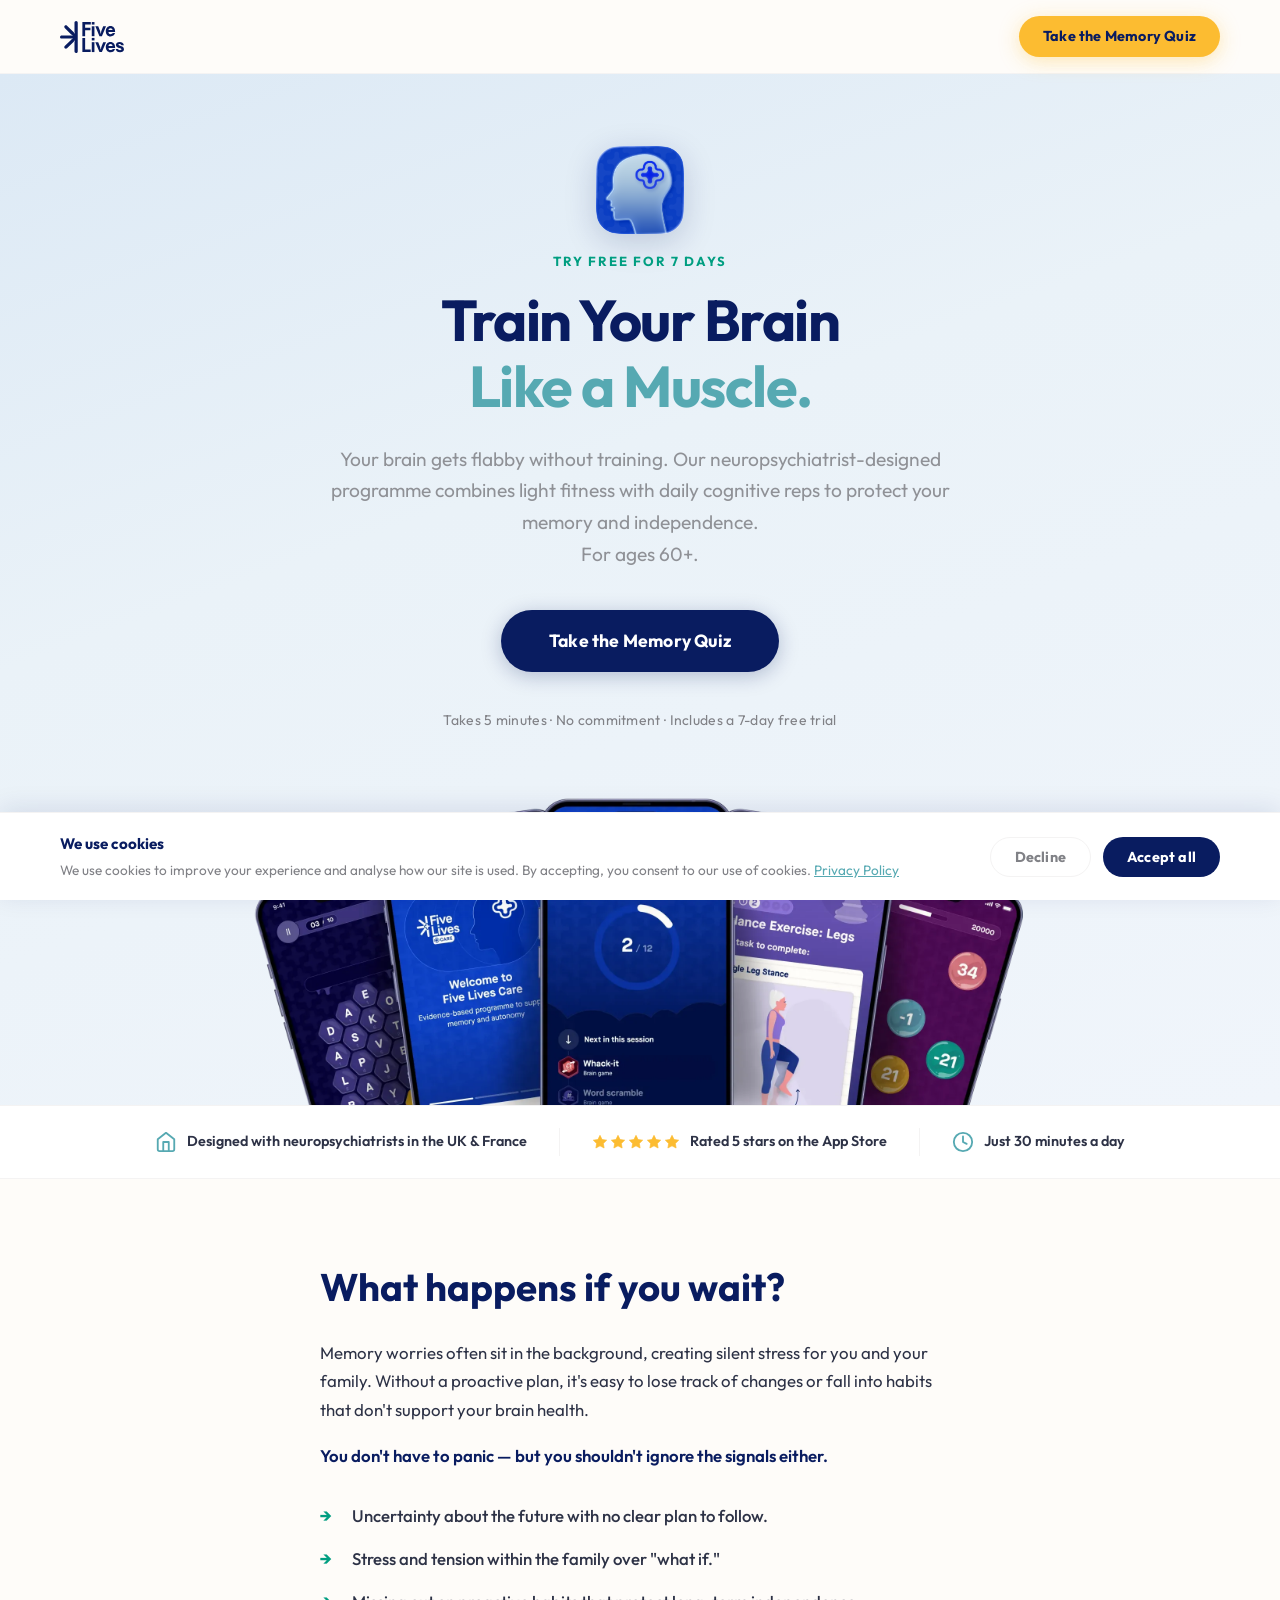
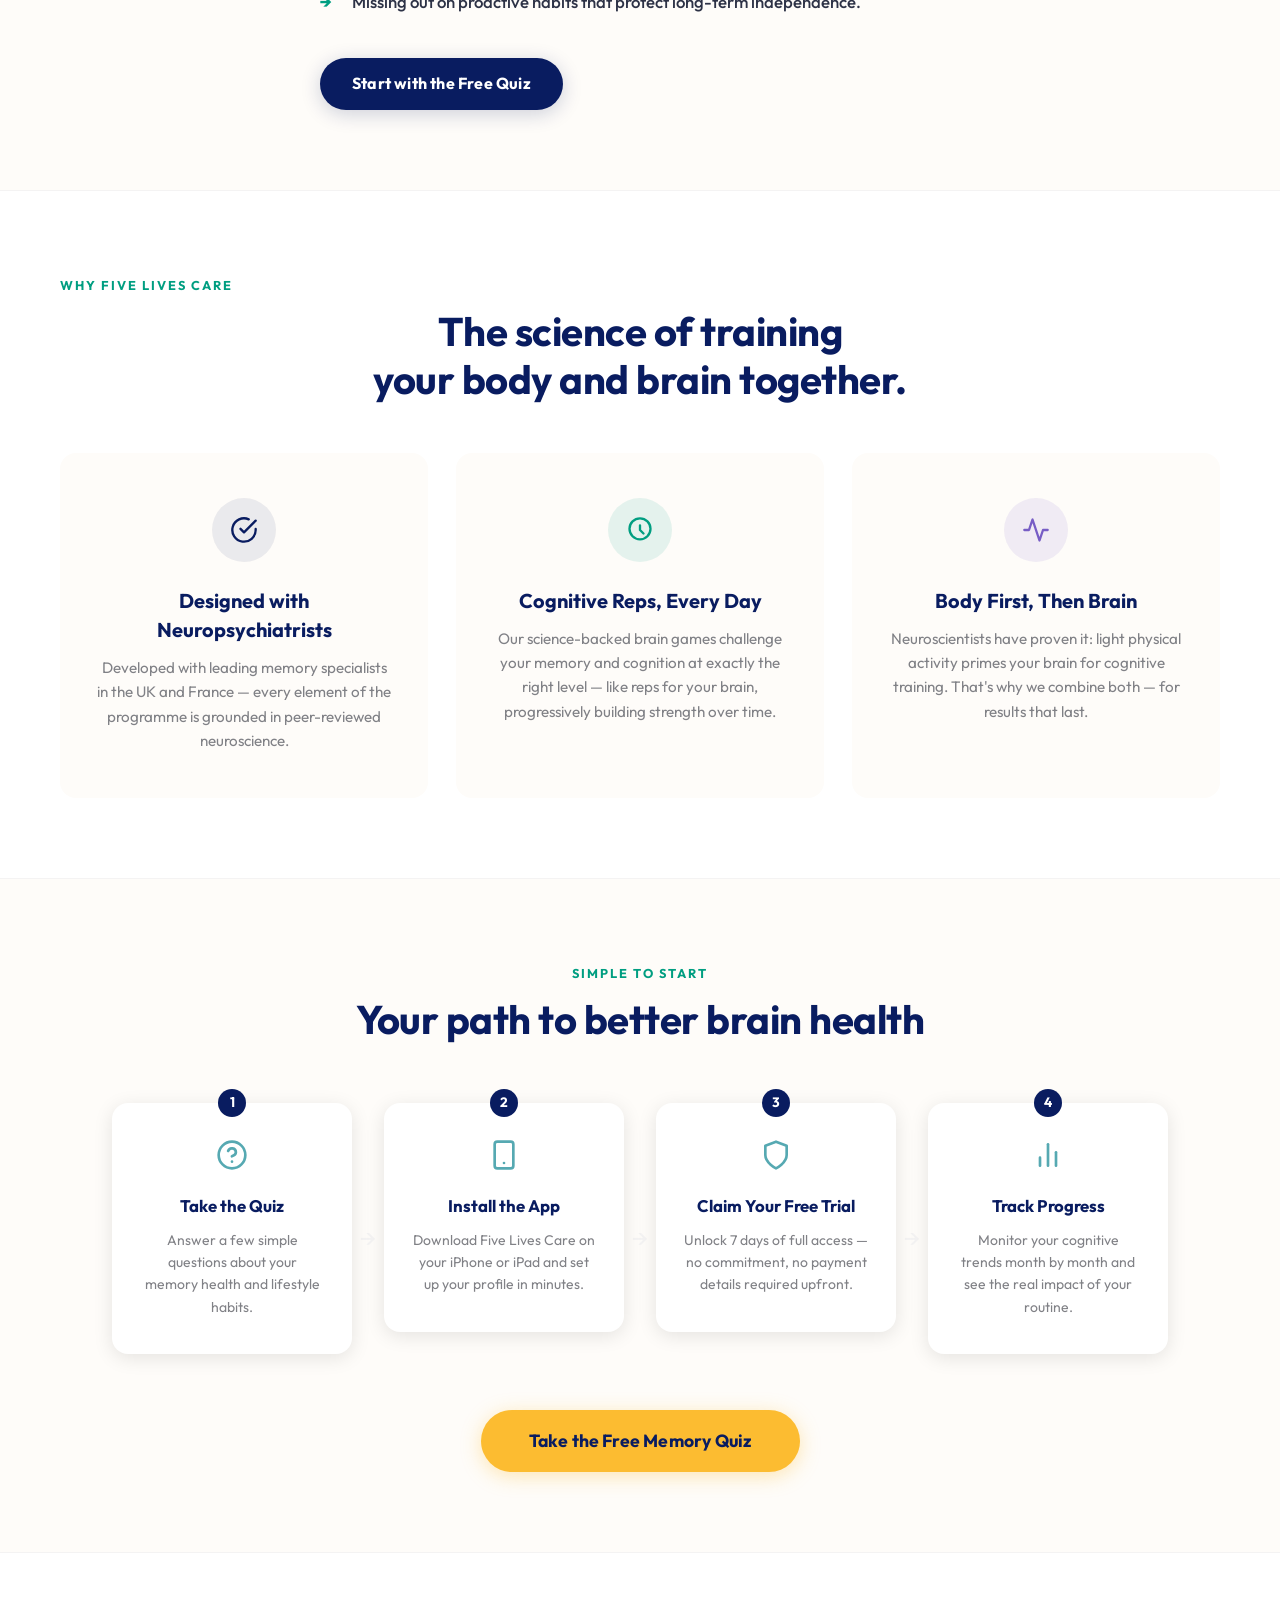
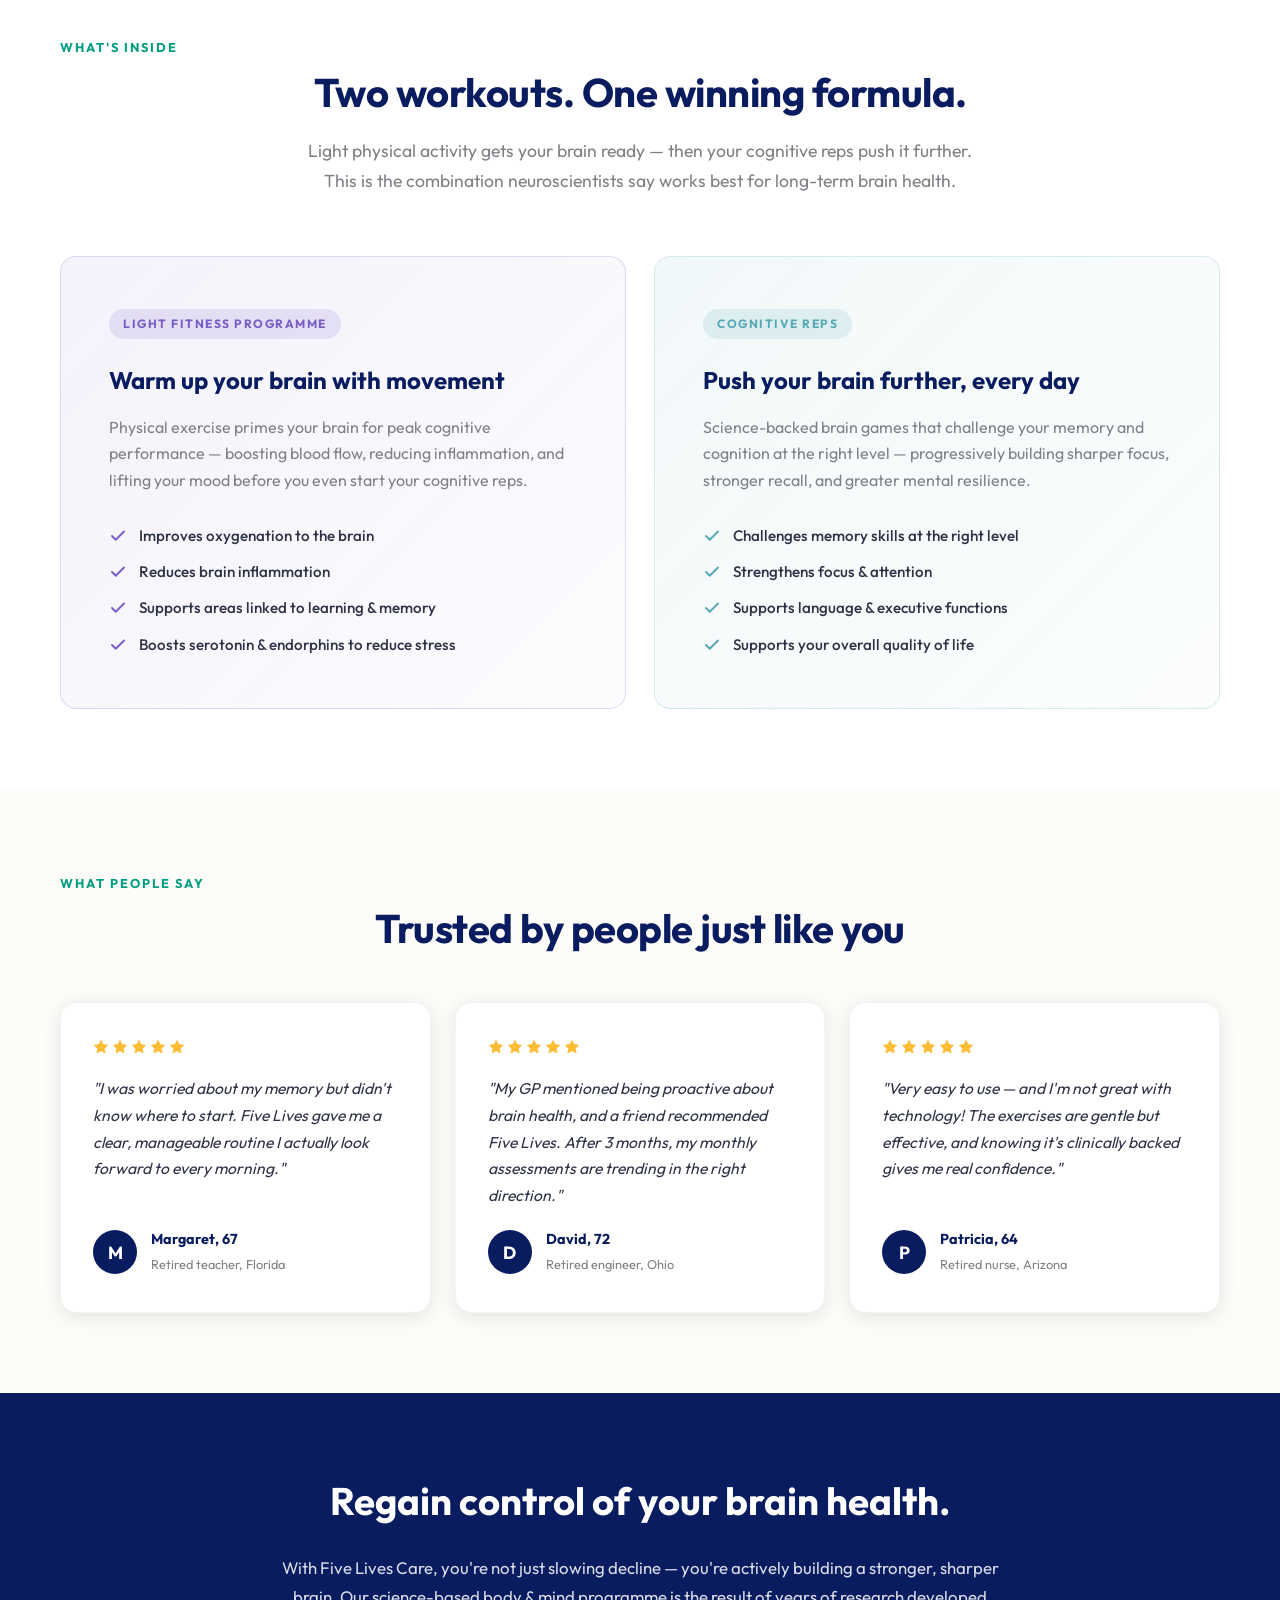
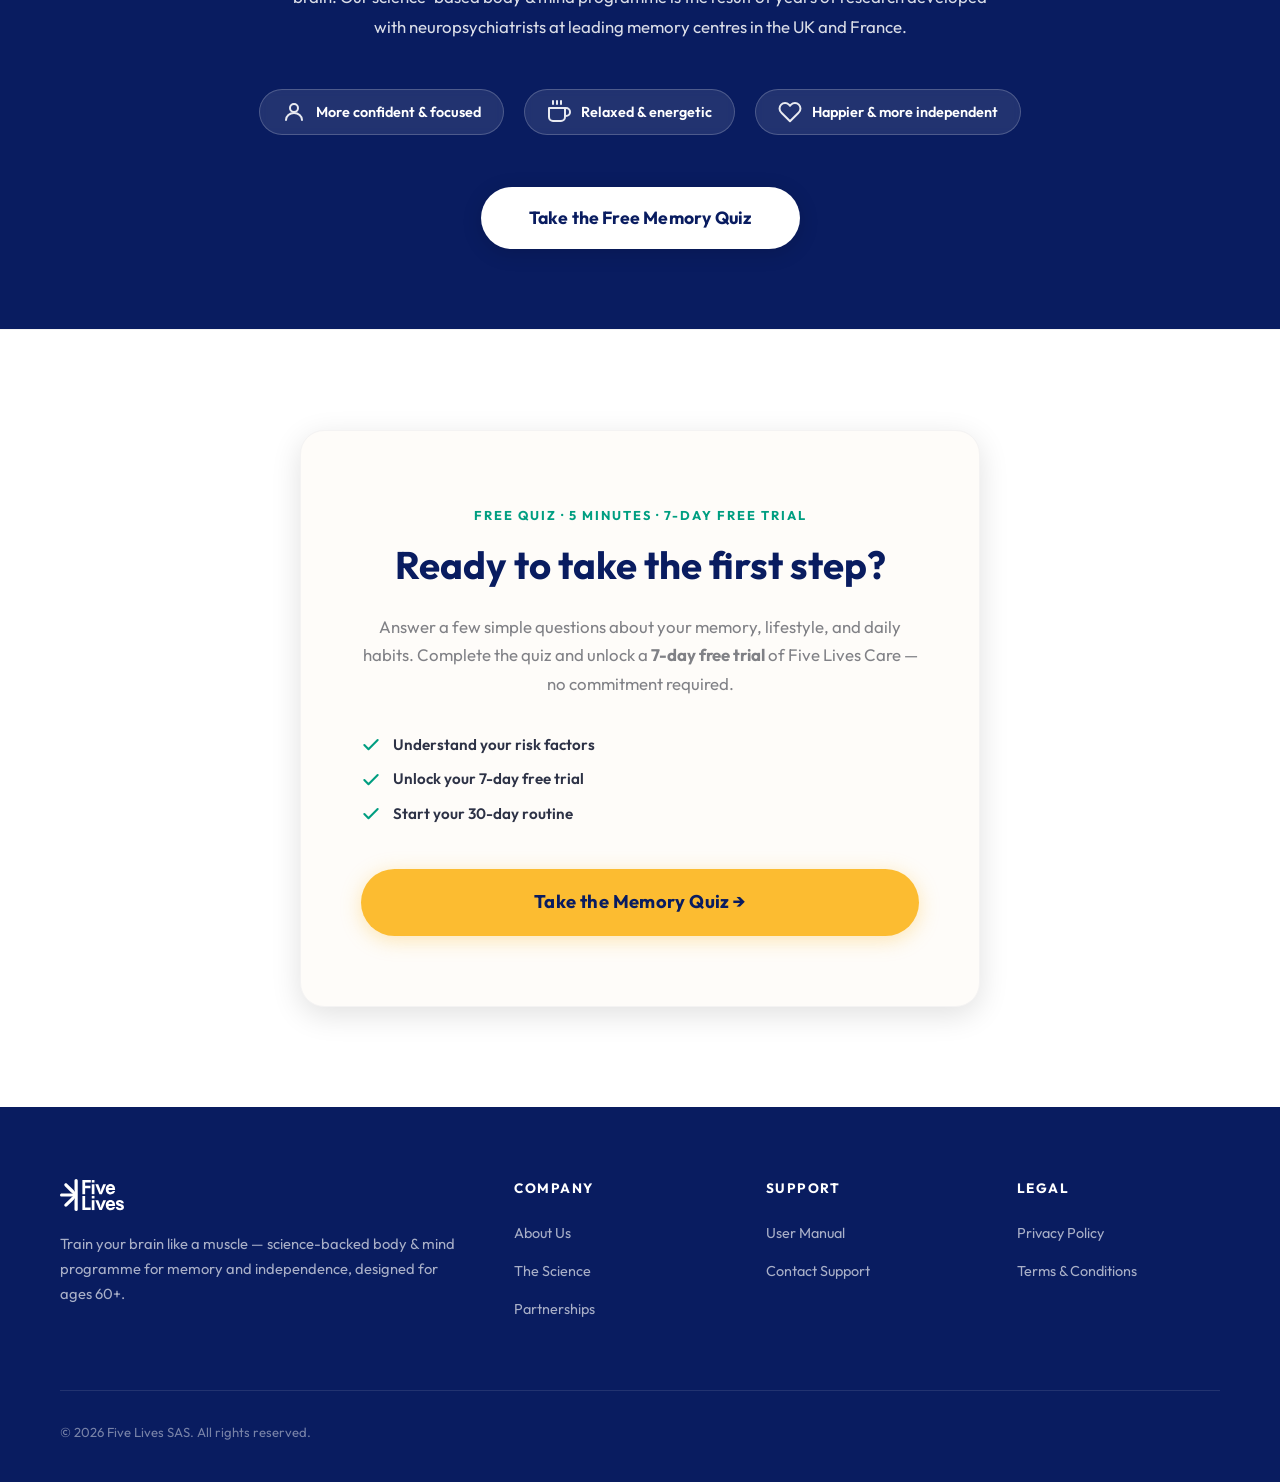
<file: index.html>
<!DOCTYPE html>
<html lang="en">

<head>
    <meta charset="UTF-8">
    <meta name="viewport" content="width=device-width, initial-scale=1.0">
    <title>Five Lives Care | Train Your Brain Like a Muscle</title>
    <meta name="description"
        content="Your brain is a muscle — train it or it gets flabby. Five Lives Care combines light fitness and science-backed cognitive reps, designed with neuropsychiatrists, to protect memory and independence for people aged 60+.">
    <!-- Google Tag Manager -->
    <script>(function(w,d,s,l,i){w[l]=w[l]||[];w[l].push({'gtm.start':
    new Date().getTime(),event:'gtm.js'});var f=d.getElementsByTagName(s)[0],
    j=d.createElement(s),dl=l!='dataLayer'?'&l='+l:'';j.async=true;j.src=
    'https://www.googletagmanager.com/gtm.js?id='+i+dl;f.parentNode.insertBefore(j,f);
    })(window,document,'script','dataLayer','GTM-PKSHT8H');</script>
    <!-- End Google Tag Manager -->
    <link rel="stylesheet" href="design_tokens.css">
    <link rel="stylesheet" href="style.css">
    <link href="https://fonts.googleapis.com/css2?family=Outfit:wght@400;500;600;700&display=swap" rel="stylesheet">
</head>

<body>
    <!-- Google Tag Manager (noscript) -->
    <noscript><iframe src="https://www.googletagmanager.com/ns.html?id=GTM-PKSHT8H"
    height="0" width="0" style="display:none;visibility:hidden"></iframe></noscript>
    <!-- End Google Tag Manager (noscript) -->

    <div class="page-wrapper">
    <!-- ===== HEADER ===== -->
    <header class="main-header">
        <div class="container header-content">
            <div class="logo">
                <img src="logo.svg" alt="Five Lives Logo" class="logo-icon">
            </div>
            <nav class="header-nav">
                <!-- UPDATE: Replace href with your quiz URL when ready -->
                <a href="#quiz" class="btn btn-primary btn-sm" data-quiz-cta="header">Take the Memory Quiz</a>
            </nav>
        </div>
    </header>

    <main>

        <!-- ===== HERO ===== -->
        <section class="hero reveal">
            <div class="container hero-container">
                <div class="hero-text">
                    <img src="five_lives_med_icon.webp" alt="Five Lives Care" class="hero-icon">
                    <p class="hero-label">Try free for 7 days</p>
                    <h1 class="hero-title">Train Your Brain<br><span class="hero-title-accent">Like a Muscle.</span></h1>
                    <p class="hero-subtitle">Your brain gets flabby without training. Our neuropsychiatrist-designed programme combines light fitness with daily cognitive reps to protect your memory and independence.<br>For ages 60+.</p>
                    <div class="hero-buttons">
                        <!-- UPDATE: Replace href with your quiz URL when ready -->
                        <a href="#quiz" class="btn btn-hero-primary btn-large" data-quiz-cta="hero">Take the Memory Quiz</a>
                    </div>
                    <p class="hero-note">Takes 5 minutes &middot; No commitment &middot; Includes a 7-day free trial</p>
                </div>
                <div class="hero-image-wrap">
                    <img src="hero.webp" alt="Five Lives Care app screens" class="hero-image">
                </div>
            </div>
        </section>

        <!-- ===== TRUST BAR ===== -->
        <section class="trust-bar">
            <div class="container trust-bar-inner">
                <div class="trust-item">
                    <svg width="22" height="22" viewBox="0 0 24 24" fill="none" stroke="currentColor" stroke-width="2" stroke-linecap="round" stroke-linejoin="round"><path d="M3 9l9-7 9 7v11a2 2 0 0 1-2 2H5a2 2 0 0 1-2-2z"/><polyline points="9 22 9 12 15 12 15 22"/></svg>
                    <span>Designed with neuropsychiatrists in the UK &amp; France</span>
                </div>
                <div class="trust-divider"></div>
                <div class="trust-item">
                    <div class="stars">
                        <svg width="16" height="16" viewBox="0 0 24 24" fill="#fcbc31" stroke="#fcbc31" stroke-width="1"><polygon points="12 2 15.09 8.26 22 9.27 17 14.14 18.18 21.02 12 17.77 5.82 21.02 7 14.14 2 9.27 8.91 8.26 12 2"/></svg>
                        <svg width="16" height="16" viewBox="0 0 24 24" fill="#fcbc31" stroke="#fcbc31" stroke-width="1"><polygon points="12 2 15.09 8.26 22 9.27 17 14.14 18.18 21.02 12 17.77 5.82 21.02 7 14.14 2 9.27 8.91 8.26 12 2"/></svg>
                        <svg width="16" height="16" viewBox="0 0 24 24" fill="#fcbc31" stroke="#fcbc31" stroke-width="1"><polygon points="12 2 15.09 8.26 22 9.27 17 14.14 18.18 21.02 12 17.77 5.82 21.02 7 14.14 2 9.27 8.91 8.26 12 2"/></svg>
                        <svg width="16" height="16" viewBox="0 0 24 24" fill="#fcbc31" stroke="#fcbc31" stroke-width="1"><polygon points="12 2 15.09 8.26 22 9.27 17 14.14 18.18 21.02 12 17.77 5.82 21.02 7 14.14 2 9.27 8.91 8.26 12 2"/></svg>
                        <svg width="16" height="16" viewBox="0 0 24 24" fill="#fcbc31" stroke="#fcbc31" stroke-width="1"><polygon points="12 2 15.09 8.26 22 9.27 17 14.14 18.18 21.02 12 17.77 5.82 21.02 7 14.14 2 9.27 8.91 8.26 12 2"/></svg>
                    </div>
                    <span>Rated 5 stars on the App Store</span>
                </div>
                <div class="trust-divider"></div>
                <div class="trust-item">
                    <svg width="22" height="22" viewBox="0 0 24 24" fill="none" stroke="currentColor" stroke-width="2" stroke-linecap="round" stroke-linejoin="round"><circle cx="12" cy="12" r="10"/><polyline points="12 6 12 12 16 14"/></svg>
                    <span>Just 30 minutes a day</span>
                </div>
            </div>
        </section>

        <!-- ===== STAKES ===== -->
        <section class="stakes reveal">
            <div class="container stakes-content">
                <h2>What happens if you wait?</h2>
                <p>Memory worries often sit in the background, creating silent stress for you and your family. Without a
                    proactive plan, it's easy to lose track of changes or fall into habits that don't support your brain
                    health.</p>
                <p class="stakes-sub">You don't have to panic — but you shouldn't ignore the signals either.</p>
                <ul class="stakes-list">
                    <li>Uncertainty about the future with no clear plan to follow.</li>
                    <li>Stress and tension within the family over "what if."</li>
                    <li>Missing out on proactive habits that protect long-term independence.</li>
                </ul>
                <a href="#quiz" class="btn btn-secondary">Start with the Free Quiz</a>
            </div>
        </section>

        <!-- ===== USPs ===== -->
        <section class="usps reveal">
            <div class="container">
                <p class="section-label">Why Five Lives Care</p>
                <h2 class="section-title">The science of training<br>your body and brain together.</h2>
                <div class="usp-grid">
                    <div class="usp-item">
                        <div class="usp-icon usp-icon--blue">
                            <svg width="28" height="28" viewBox="0 0 24 24" fill="none" stroke="currentColor" stroke-width="2" stroke-linecap="round" stroke-linejoin="round"><path d="M22 11.08V12a10 10 0 1 1-5.93-9.14"/><polyline points="22 4 12 14.01 9 11.01"/></svg>
                        </div>
                        <h3>Designed with Neuropsychiatrists</h3>
                        <p>Developed with leading memory specialists in the UK and France — every element of the programme is grounded in peer-reviewed neuroscience.</p>
                    </div>
                    <div class="usp-item">
                        <div class="usp-icon usp-icon--green">
                            <svg width="28" height="28" viewBox="0 0 24 24" fill="none" stroke="currentColor" stroke-width="2" stroke-linecap="round" stroke-linejoin="round"><path d="M12 2a9 9 0 1 0 0 18A9 9 0 0 0 12 2z"/><path d="M12 8v4l3 3"/></svg>
                        </div>
                        <h3>Cognitive Reps, Every Day</h3>
                        <p>Our science-backed brain games challenge your memory and cognition at exactly the right level — like reps for your brain, progressively building strength over time.</p>
                    </div>
                    <div class="usp-item">
                        <div class="usp-icon usp-icon--mauve">
                            <svg width="28" height="28" viewBox="0 0 24 24" fill="none" stroke="currentColor" stroke-width="2" stroke-linecap="round" stroke-linejoin="round"><polyline points="22 12 18 12 15 21 9 3 6 12 2 12"/></svg>
                        </div>
                        <h3>Body First, Then Brain</h3>
                        <p>Neuroscientists have proven it: light physical activity primes your brain for cognitive training. That's why we combine both — for results that last.</p>
                    </div>
                </div>
            </div>
        </section>

        <!-- ===== HOW IT WORKS ===== -->
        <section class="how-it-works reveal" id="how-it-works">
            <div class="container text-center">
                <p class="section-label">Simple to start</p>
                <h2 class="section-title">Your path to better brain health</h2>
                <div class="steps-grid">
                    <div class="step-card">
                        <div class="step-number">1</div>
                        <div class="step-icon">
                            <svg width="32" height="32" viewBox="0 0 24 24" fill="none" stroke="currentColor" stroke-width="2" stroke-linecap="round" stroke-linejoin="round"><circle cx="12" cy="12" r="10"/><path d="M9.09 9a3 3 0 0 1 5.83 1c0 2-3 3-3 3"/><line x1="12" y1="17" x2="12.01" y2="17"/></svg>
                        </div>
                        <h3>Take the Quiz</h3>
                        <p>Answer a few simple questions about your memory health and lifestyle habits.</p>
                    </div>
                    <div class="step-arrow">&#8594;</div>
                    <div class="step-card">
                        <div class="step-number">2</div>
                        <div class="step-icon">
                            <svg width="32" height="32" viewBox="0 0 24 24" fill="none" stroke="currentColor" stroke-width="2" stroke-linecap="round" stroke-linejoin="round"><rect x="5" y="2" width="14" height="20" rx="2" ry="2"/><line x1="12" y1="18" x2="12.01" y2="18"/></svg>
                        </div>
                        <h3>Install the App</h3>
                        <p>Download Five Lives Care on your iPhone or iPad and set up your profile in minutes.</p>
                    </div>
                    <div class="step-arrow">&#8594;</div>
                    <div class="step-card">
                        <div class="step-number">3</div>
                        <div class="step-icon">
                            <svg width="32" height="32" viewBox="0 0 24 24" fill="none" stroke="currentColor" stroke-width="2" stroke-linecap="round" stroke-linejoin="round"><path d="M12 22s8-4 8-10V5l-8-3-8 3v7c0 6 8 10 8 10z"/></svg>
                        </div>
                        <h3>Claim Your Free Trial</h3>
                        <p>Unlock 7 days of full access — no commitment, no payment details required upfront.</p>
                    </div>
                    <div class="step-arrow">&#8594;</div>
                    <div class="step-card">
                        <div class="step-number">4</div>
                        <div class="step-icon">
                            <svg width="32" height="32" viewBox="0 0 24 24" fill="none" stroke="currentColor" stroke-width="2" stroke-linecap="round" stroke-linejoin="round"><line x1="18" y1="20" x2="18" y2="10"/><line x1="12" y1="20" x2="12" y2="4"/><line x1="6" y1="20" x2="6" y2="14"/></svg>
                        </div>
                        <h3>Track Progress</h3>
                        <p>Monitor your cognitive trends month by month and see the real impact of your routine.</p>
                    </div>
                </div>
                <a href="#quiz" class="btn btn-primary btn-large" data-quiz-cta="how-it-works">Take the Free Memory Quiz</a>
            </div>
        </section>

        <!-- ===== FEATURES ===== -->
        <section class="features reveal">
            <div class="container">
                <p class="section-label">What's inside</p>
                <h2 class="section-title text-center">Two workouts. One winning formula.</h2>
                <p class="section-desc text-center">Light physical activity gets your brain ready — then your cognitive reps push it further. This is the combination neuroscientists say works best for long-term brain health.</p>

                <div class="features-grid">
                    <div class="feature-pillar pillar--physical">
                        <div class="pillar-badge">Light Fitness Programme</div>
                        <h3>Warm up your brain with movement</h3>
                        <p>Physical exercise primes your brain for peak cognitive performance — boosting blood flow, reducing inflammation, and lifting your mood before you even start your cognitive reps.</p>
                        <ul class="feature-list">
                            <li>
                                <svg width="18" height="18" viewBox="0 0 24 24" fill="none" stroke="currentColor" stroke-width="2.5" stroke-linecap="round" stroke-linejoin="round"><polyline points="20 6 9 17 4 12"/></svg>
                                Improves oxygenation to the brain
                            </li>
                            <li>
                                <svg width="18" height="18" viewBox="0 0 24 24" fill="none" stroke="currentColor" stroke-width="2.5" stroke-linecap="round" stroke-linejoin="round"><polyline points="20 6 9 17 4 12"/></svg>
                                Reduces brain inflammation
                            </li>
                            <li>
                                <svg width="18" height="18" viewBox="0 0 24 24" fill="none" stroke="currentColor" stroke-width="2.5" stroke-linecap="round" stroke-linejoin="round"><polyline points="20 6 9 17 4 12"/></svg>
                                Supports areas linked to learning &amp; memory
                            </li>
                            <li>
                                <svg width="18" height="18" viewBox="0 0 24 24" fill="none" stroke="currentColor" stroke-width="2.5" stroke-linecap="round" stroke-linejoin="round"><polyline points="20 6 9 17 4 12"/></svg>
                                Boosts serotonin &amp; endorphins to reduce stress
                            </li>
                        </ul>
                    </div>

                    <div class="feature-pillar pillar--mental">
                        <div class="pillar-badge">Cognitive Reps</div>
                        <h3>Push your brain further, every day</h3>
                        <p>Science-backed brain games that challenge your memory and cognition at the right level — progressively building sharper focus, stronger recall, and greater mental resilience.</p>
                        <ul class="feature-list">
                            <li>
                                <svg width="18" height="18" viewBox="0 0 24 24" fill="none" stroke="currentColor" stroke-width="2.5" stroke-linecap="round" stroke-linejoin="round"><polyline points="20 6 9 17 4 12"/></svg>
                                Challenges memory skills at the right level
                            </li>
                            <li>
                                <svg width="18" height="18" viewBox="0 0 24 24" fill="none" stroke="currentColor" stroke-width="2.5" stroke-linecap="round" stroke-linejoin="round"><polyline points="20 6 9 17 4 12"/></svg>
                                Strengthens focus &amp; attention
                            </li>
                            <li>
                                <svg width="18" height="18" viewBox="0 0 24 24" fill="none" stroke="currentColor" stroke-width="2.5" stroke-linecap="round" stroke-linejoin="round"><polyline points="20 6 9 17 4 12"/></svg>
                                Supports language &amp; executive functions
                            </li>
                            <li>
                                <svg width="18" height="18" viewBox="0 0 24 24" fill="none" stroke="currentColor" stroke-width="2.5" stroke-linecap="round" stroke-linejoin="round"><polyline points="20 6 9 17 4 12"/></svg>
                                Supports your overall quality of life
                            </li>
                        </ul>
                    </div>
                </div>
            </div>
        </section>

        <!-- ===== TESTIMONIALS ===== -->
        <!-- UPDATE: Replace these with real testimonials/app store reviews -->
        <section class="testimonials reveal">
            <div class="container">
                <p class="section-label">What people say</p>
                <h2 class="section-title text-center">Trusted by people just like you</h2>
                <div class="testimonials-grid">
                    <div class="testimonial-card">
                        <div class="testimonial-stars">
                            <svg width="16" height="16" viewBox="0 0 24 24" fill="#fcbc31" stroke="#fcbc31" stroke-width="1"><polygon points="12 2 15.09 8.26 22 9.27 17 14.14 18.18 21.02 12 17.77 5.82 21.02 7 14.14 2 9.27 8.91 8.26 12 2"/></svg>
                            <svg width="16" height="16" viewBox="0 0 24 24" fill="#fcbc31" stroke="#fcbc31" stroke-width="1"><polygon points="12 2 15.09 8.26 22 9.27 17 14.14 18.18 21.02 12 17.77 5.82 21.02 7 14.14 2 9.27 8.91 8.26 12 2"/></svg>
                            <svg width="16" height="16" viewBox="0 0 24 24" fill="#fcbc31" stroke="#fcbc31" stroke-width="1"><polygon points="12 2 15.09 8.26 22 9.27 17 14.14 18.18 21.02 12 17.77 5.82 21.02 7 14.14 2 9.27 8.91 8.26 12 2"/></svg>
                            <svg width="16" height="16" viewBox="0 0 24 24" fill="#fcbc31" stroke="#fcbc31" stroke-width="1"><polygon points="12 2 15.09 8.26 22 9.27 17 14.14 18.18 21.02 12 17.77 5.82 21.02 7 14.14 2 9.27 8.91 8.26 12 2"/></svg>
                            <svg width="16" height="16" viewBox="0 0 24 24" fill="#fcbc31" stroke="#fcbc31" stroke-width="1"><polygon points="12 2 15.09 8.26 22 9.27 17 14.14 18.18 21.02 12 17.77 5.82 21.02 7 14.14 2 9.27 8.91 8.26 12 2"/></svg>
                        </div>
                        <p class="testimonial-quote">"I was worried about my memory but didn't know where to start. Five Lives gave me a clear, manageable routine I actually look forward to every morning."</p>
                        <div class="testimonial-author">
                            <div class="author-avatar">M</div>
                            <div>
                                <strong>Margaret, 67</strong>
                                <span>Retired teacher, Florida</span>
                            </div>
                        </div>
                    </div>
                    <div class="testimonial-card">
                        <div class="testimonial-stars">
                            <svg width="16" height="16" viewBox="0 0 24 24" fill="#fcbc31" stroke="#fcbc31" stroke-width="1"><polygon points="12 2 15.09 8.26 22 9.27 17 14.14 18.18 21.02 12 17.77 5.82 21.02 7 14.14 2 9.27 8.91 8.26 12 2"/></svg>
                            <svg width="16" height="16" viewBox="0 0 24 24" fill="#fcbc31" stroke="#fcbc31" stroke-width="1"><polygon points="12 2 15.09 8.26 22 9.27 17 14.14 18.18 21.02 12 17.77 5.82 21.02 7 14.14 2 9.27 8.91 8.26 12 2"/></svg>
                            <svg width="16" height="16" viewBox="0 0 24 24" fill="#fcbc31" stroke="#fcbc31" stroke-width="1"><polygon points="12 2 15.09 8.26 22 9.27 17 14.14 18.18 21.02 12 17.77 5.82 21.02 7 14.14 2 9.27 8.91 8.26 12 2"/></svg>
                            <svg width="16" height="16" viewBox="0 0 24 24" fill="#fcbc31" stroke="#fcbc31" stroke-width="1"><polygon points="12 2 15.09 8.26 22 9.27 17 14.14 18.18 21.02 12 17.77 5.82 21.02 7 14.14 2 9.27 8.91 8.26 12 2"/></svg>
                            <svg width="16" height="16" viewBox="0 0 24 24" fill="#fcbc31" stroke="#fcbc31" stroke-width="1"><polygon points="12 2 15.09 8.26 22 9.27 17 14.14 18.18 21.02 12 17.77 5.82 21.02 7 14.14 2 9.27 8.91 8.26 12 2"/></svg>
                        </div>
                        <p class="testimonial-quote">"My GP mentioned being proactive about brain health, and a friend recommended Five Lives. After 3 months, my monthly assessments are trending in the right direction."</p>
                        <div class="testimonial-author">
                            <div class="author-avatar">D</div>
                            <div>
                                <strong>David, 72</strong>
                                <span>Retired engineer, Ohio</span>
                            </div>
                        </div>
                    </div>
                    <div class="testimonial-card">
                        <div class="testimonial-stars">
                            <svg width="16" height="16" viewBox="0 0 24 24" fill="#fcbc31" stroke="#fcbc31" stroke-width="1"><polygon points="12 2 15.09 8.26 22 9.27 17 14.14 18.18 21.02 12 17.77 5.82 21.02 7 14.14 2 9.27 8.91 8.26 12 2"/></svg>
                            <svg width="16" height="16" viewBox="0 0 24 24" fill="#fcbc31" stroke="#fcbc31" stroke-width="1"><polygon points="12 2 15.09 8.26 22 9.27 17 14.14 18.18 21.02 12 17.77 5.82 21.02 7 14.14 2 9.27 8.91 8.26 12 2"/></svg>
                            <svg width="16" height="16" viewBox="0 0 24 24" fill="#fcbc31" stroke="#fcbc31" stroke-width="1"><polygon points="12 2 15.09 8.26 22 9.27 17 14.14 18.18 21.02 12 17.77 5.82 21.02 7 14.14 2 9.27 8.91 8.26 12 2"/></svg>
                            <svg width="16" height="16" viewBox="0 0 24 24" fill="#fcbc31" stroke="#fcbc31" stroke-width="1"><polygon points="12 2 15.09 8.26 22 9.27 17 14.14 18.18 21.02 12 17.77 5.82 21.02 7 14.14 2 9.27 8.91 8.26 12 2"/></svg>
                            <svg width="16" height="16" viewBox="0 0 24 24" fill="#fcbc31" stroke="#fcbc31" stroke-width="1"><polygon points="12 2 15.09 8.26 22 9.27 17 14.14 18.18 21.02 12 17.77 5.82 21.02 7 14.14 2 9.27 8.91 8.26 12 2"/></svg>
                        </div>
                        <p class="testimonial-quote">"Very easy to use — and I'm not great with technology! The exercises are gentle but effective, and knowing it's clinically backed gives me real confidence."</p>
                        <div class="testimonial-author">
                            <div class="author-avatar">P</div>
                            <div>
                                <strong>Patricia, 64</strong>
                                <span>Retired nurse, Arizona</span>
                            </div>
                        </div>
                    </div>
                </div>
            </div>
        </section>

        <!-- ===== VALUE PROP (dark band) ===== -->
        <section class="value-prop reveal">
            <div class="container text-center">
                <h2>Regain control of your brain health.</h2>
                <p class="value-desc">With Five Lives Care, you're not just slowing decline — you're actively building a stronger, sharper brain. Our science-based body &amp; mind programme is the result of years of research developed with neuropsychiatrists at leading memory centres in the UK and France.</p>
                <div class="value-badges">
                    <div class="value-badge">
                        <svg width="24" height="24" viewBox="0 0 24 24" fill="none" stroke="currentColor" stroke-width="2" stroke-linecap="round" stroke-linejoin="round"><circle cx="12" cy="8" r="4"/><path d="M4 20c0-4 3.6-7 8-7s8 3 8 7"/></svg>
                        More confident &amp; focused
                    </div>
                    <div class="value-badge">
                        <svg width="24" height="24" viewBox="0 0 24 24" fill="none" stroke="currentColor" stroke-width="2" stroke-linecap="round" stroke-linejoin="round"><path d="M18 8h1a4 4 0 0 1 0 8h-1"/><path d="M2 8h16v9a4 4 0 0 1-4 4H6a4 4 0 0 1-4-4V8z"/><line x1="6" y1="1" x2="6" y2="4"/><line x1="10" y1="1" x2="10" y2="4"/><line x1="14" y1="1" x2="14" y2="4"/></svg>
                        Relaxed &amp; energetic
                    </div>
                    <div class="value-badge">
                        <svg width="24" height="24" viewBox="0 0 24 24" fill="none" stroke="currentColor" stroke-width="2" stroke-linecap="round" stroke-linejoin="round"><path d="M20.84 4.61a5.5 5.5 0 0 0-7.78 0L12 5.67l-1.06-1.06a5.5 5.5 0 0 0-7.78 7.78l1.06 1.06L12 21.23l7.78-7.78 1.06-1.06a5.5 5.5 0 0 0 0-7.78z"/></svg>
                        Happier &amp; more independent
                    </div>
                </div>
                <a href="#quiz" class="btn btn-cta-white btn-large" data-quiz-cta="trust-section">Take the Free Memory Quiz</a>
            </div>
        </section>

        <!-- ===== QUIZ CTA ===== -->
        <section class="quiz-section" id="quiz">
            <div class="container text-center">
                <div class="quiz-card">
                    <p class="section-label">Free quiz &middot; 5 minutes &middot; 7-day free trial</p>
                    <h2>Ready to take the first step?</h2>
                    <p class="quiz-desc">Answer a few simple questions about your memory, lifestyle, and daily habits. Complete the quiz and unlock a <strong>7-day free trial</strong> of Five Lives Care — no commitment required.</p>
                    <div class="quiz-points">
                        <div class="quiz-point">
                            <svg width="20" height="20" viewBox="0 0 24 24" fill="none" stroke="currentColor" stroke-width="2.5" stroke-linecap="round" stroke-linejoin="round"><polyline points="20 6 9 17 4 12"/></svg>
                            Understand your risk factors
                        </div>
                        <div class="quiz-point">
                            <svg width="20" height="20" viewBox="0 0 24 24" fill="none" stroke="currentColor" stroke-width="2.5" stroke-linecap="round" stroke-linejoin="round"><polyline points="20 6 9 17 4 12"/></svg>
                            Unlock your 7-day free trial
                        </div>
                        <div class="quiz-point">
                            <svg width="20" height="20" viewBox="0 0 24 24" fill="none" stroke="currentColor" stroke-width="2.5" stroke-linecap="round" stroke-linejoin="round"><polyline points="20 6 9 17 4 12"/></svg>
                            Start your 30-day routine
                        </div>
                    </div>
                    <!-- UPDATE: Replace href with your actual quiz URL -->
                    <a href="#" class="btn btn-primary btn-large quiz-cta-btn" data-quiz-cta="quiz-section">Take the Memory Quiz &rarr;</a>
                </div>
            </div>
        </section>


    </main>

    <!-- ===== FOOTER ===== -->
    <footer class="main-footer">
        <div class="container">
            <div class="footer-grid">
                <div class="footer-brand">
                    <div class="logo footer-logo">
                        <img src="logo.svg" alt="Five Lives Logo" class="logo-icon logo-icon--white">
                    </div>
                    <p class="footer-tagline">Train your brain like a muscle — science-backed body &amp; mind programme for memory and independence, designed for ages 60+.</p>
                </div>

                <div class="footer-links-group">
                    <h4 class="footer-heading">Company</h4>
                    <ul class="footer-links">
                        <li><a href="https://www.fivelives.health/about" target="_blank" rel="noopener noreferrer">About Us</a></li>
                        <li><a href="https://www.fivelives.health/science" target="_blank" rel="noopener noreferrer">The Science</a></li>
                        <li><a href="https://www.fivelives.health/partnerships" target="_blank" rel="noopener noreferrer">Partnerships</a></li>
                    </ul>
                </div>

                <div class="footer-links-group">
                    <h4 class="footer-heading">Support</h4>
                    <ul class="footer-links">
                        <li><a href="https://www.fivelives.health/user-manual" target="_blank" rel="noopener noreferrer">User Manual</a></li>
                        <li><a href="mailto:support@fivelives.health">Contact Support</a></li>
                    </ul>
                </div>

                <div class="footer-links-group">
                    <h4 class="footer-heading">Legal</h4>
                    <ul class="footer-links">
                        <li><a href="https://www.fivelives.health/privacy-policy" target="_blank" rel="noopener noreferrer">Privacy Policy</a></li>
                        <li><a href="https://www.fivelives.health/terms-and-conditions" target="_blank" rel="noopener noreferrer">Terms &amp; Conditions</a></li>
                    </ul>
                </div>
            </div>

            <div class="footer-bottom">
                <p class="footer-copyright">&copy; 2026 Five Lives SAS. All rights reserved.</p>
            </div>
        </div>
    </footer>
    </div><!-- /.page-wrapper -->


    <!-- ===== COOKIE CONSENT BANNER ===== -->
    <div class="cookie-banner" id="cookieBanner" role="dialog" aria-label="Cookie consent">
        <div class="cookie-banner-inner">
            <div class="cookie-text">
                <strong>We use cookies</strong>
                <p>We use cookies to improve your experience and analyse how our site is used. By accepting, you consent to our use of cookies. <a href="https://www.fivelives.health/privacy-policy" target="_blank" rel="noopener noreferrer">Privacy Policy</a></p>
            </div>
            <div class="cookie-actions">
                <button class="btn cookie-btn-decline" id="cookieDecline">Decline</button>
                <button class="btn cookie-btn-accept" id="cookieAccept">Accept all</button>
            </div>
        </div>
    </div>

    <script>
        // Scroll reveal animation
        const revealEls = document.querySelectorAll('.reveal');
        const observer = new IntersectionObserver((entries) => {
            entries.forEach(el => {
                if (el.isIntersecting) {
                    el.target.classList.add('visible');
                    observer.unobserve(el.target);
                }
            });
        }, { threshold: 0.12 });
        revealEls.forEach(el => observer.observe(el));

        // Cookie consent banner
        (function() {
            var banner = document.getElementById('cookieBanner');
            var consent = localStorage.getItem('cookie_consent');
            if (!consent) {
                banner.classList.add('visible');
            }

            function setConsent(value) {
                localStorage.setItem('cookie_consent', value);
                banner.classList.remove('visible');
                window.dataLayer = window.dataLayer || [];
                window.dataLayer.push({
                    event: 'cookie_consent',
                    consent_status: value
                });
            }

            document.getElementById('cookieAccept').addEventListener('click', function() {
                setConsent('accepted');
            });
            document.getElementById('cookieDecline').addEventListener('click', function() {
                setConsent('declined');
            });
        })();

        // Quiz CTA click events
        document.querySelectorAll('[data-quiz-cta]').forEach(function(btn) {
            btn.addEventListener('click', function() {
                window.dataLayer = window.dataLayer || [];
                window.dataLayer.push({
                    event: 'quiz_cta_click',
                    cta_location: this.getAttribute('data-quiz-cta')
                });
            });
        });
    </script>

</body>

</html>
</file>
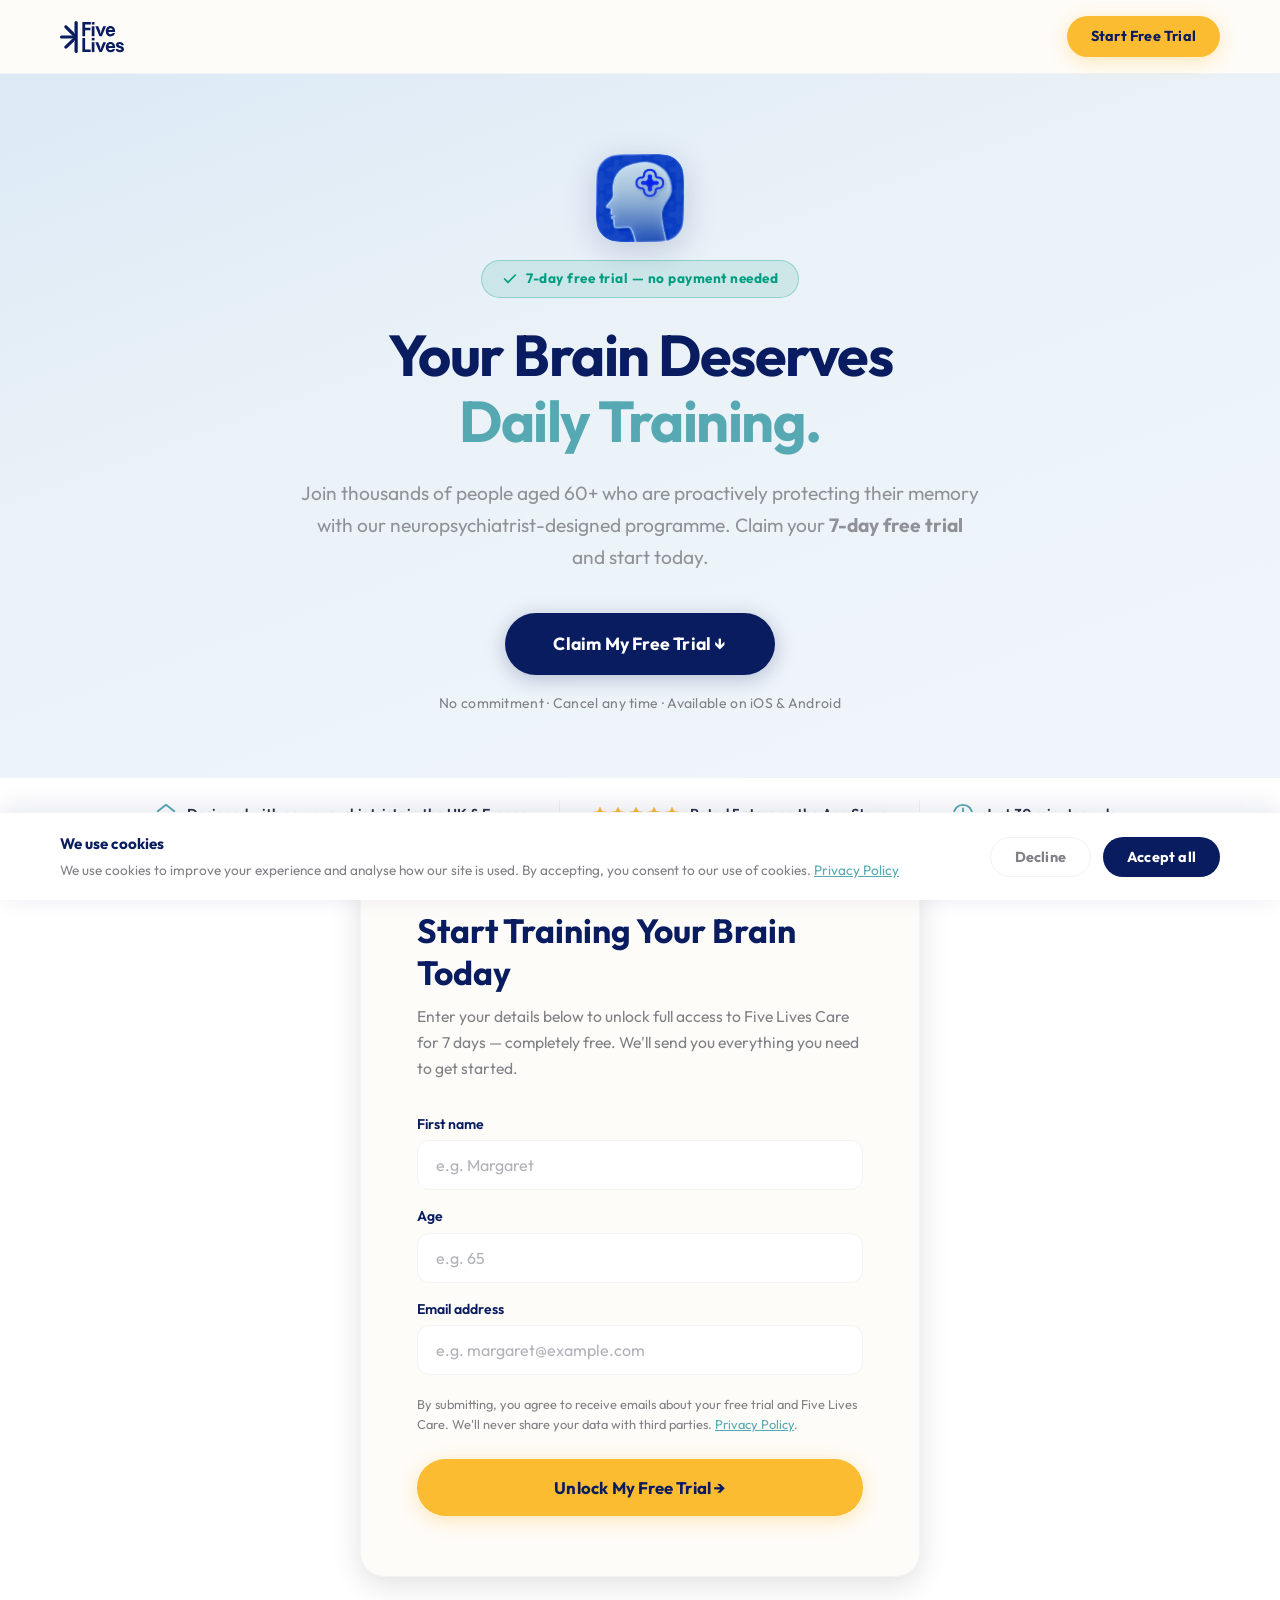
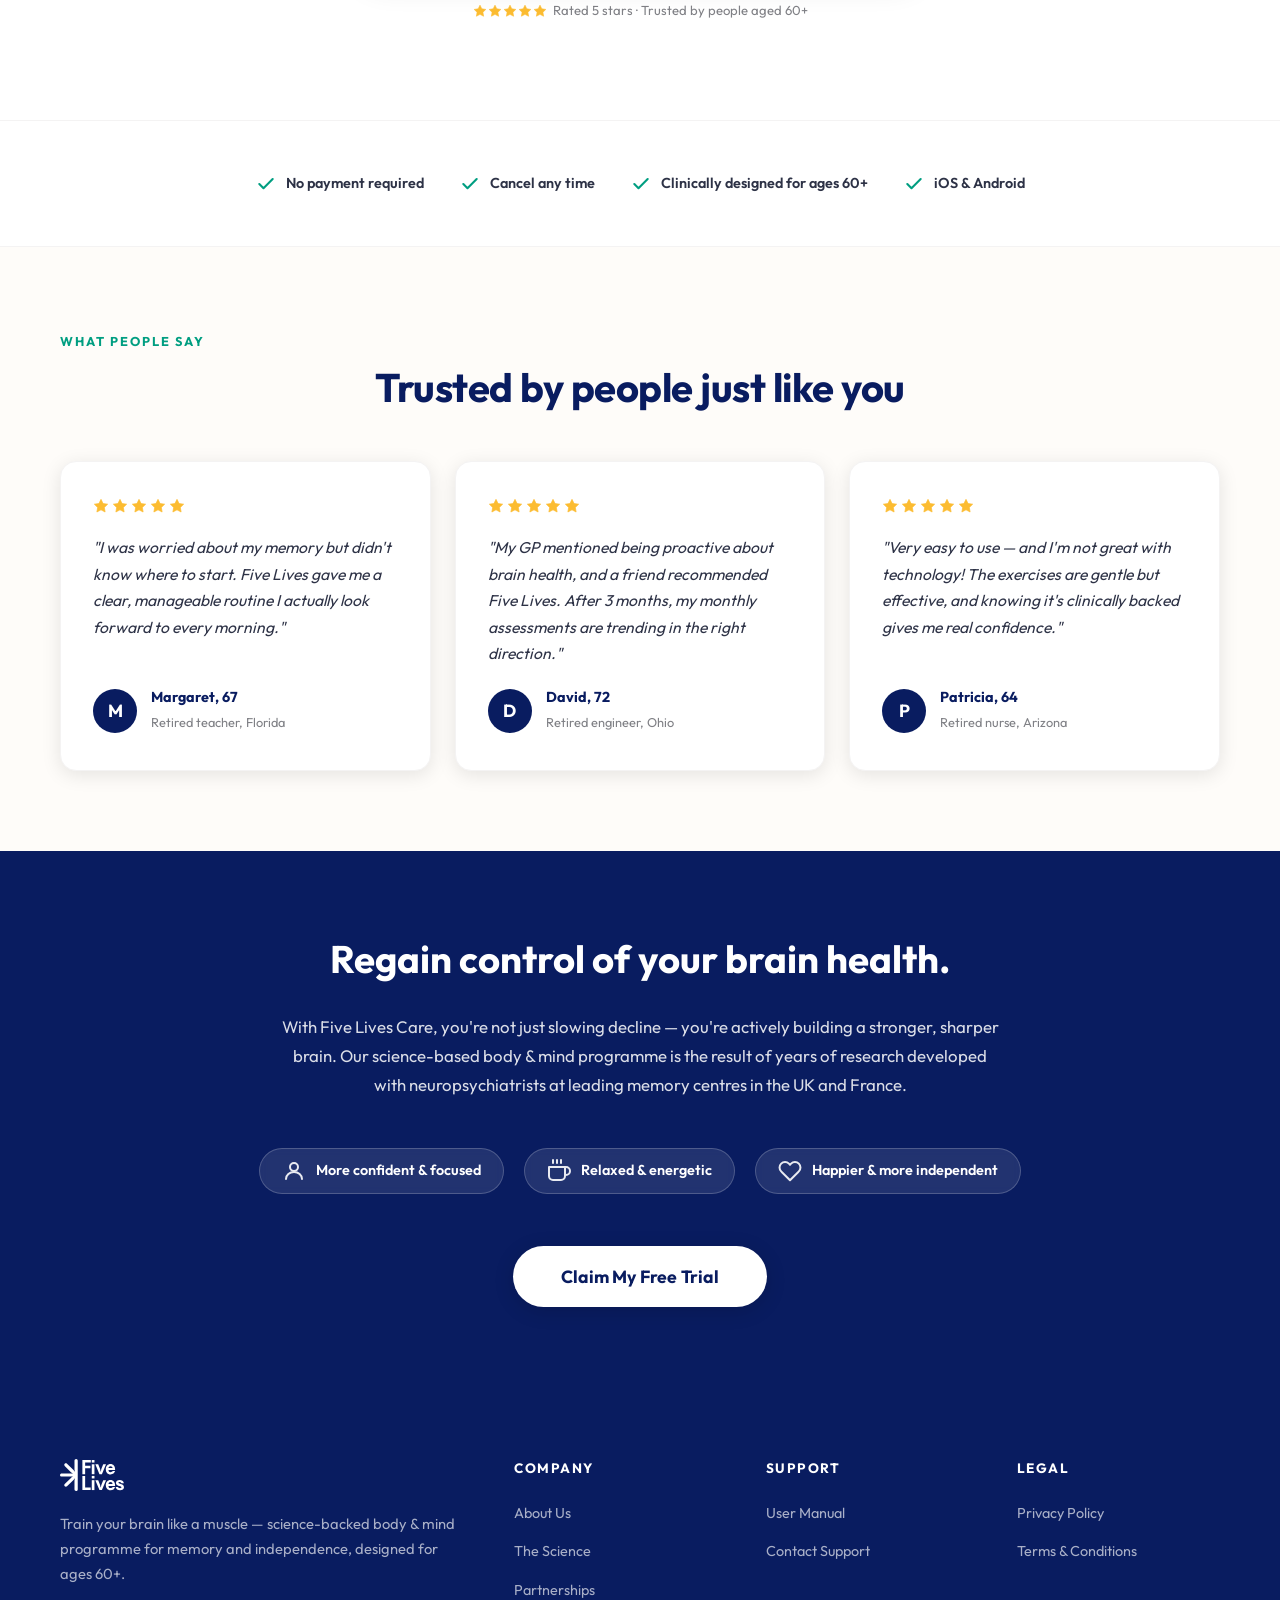
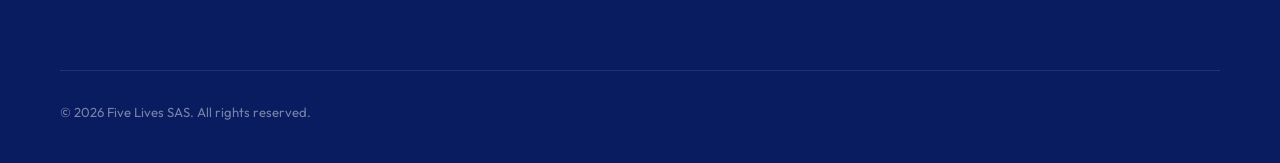
<file: enemaillanding/index.html>
<!DOCTYPE html>
<html lang="en">

<head>
    <meta charset="UTF-8">
    <meta name="viewport" content="width=device-width, initial-scale=1.0">
    <title>Five Lives Care | Start Your 7-Day Free Trial</title>
    <meta name="description"
        content="Get 7 days of free access to Five Lives Care — the science-backed brain and body programme designed with neuropsychiatrists for people aged 60+. Enter your details to unlock your free trial.">
    <!-- Google Tag Manager -->
    <script>(function(w,d,s,l,i){w[l]=w[l]||[];w[l].push({'gtm.start':
    new Date().getTime(),event:'gtm.js'});var f=d.getElementsByTagName(s)[0],
    j=d.createElement(s),dl=l!='dataLayer'?'&l='+l:'';j.async=true;j.src=
    'https://www.googletagmanager.com/gtm.js?id='+i+dl;f.parentNode.insertBefore(j,f);
    })(window,document,'script','dataLayer','GTM-PKSHT8H');</script>
    <!-- End Google Tag Manager -->
    <link rel="stylesheet" href="../design_tokens.css">
    <link rel="stylesheet" href="../style.css">
    <link href="https://fonts.googleapis.com/css2?family=Outfit:wght@400;500;600;700&display=swap" rel="stylesheet">

    <style>
        /* ============================================
           EMAIL LANDING — PAGE-SPECIFIC STYLES
           ============================================ */

        /* Hero: tighter, centred on the offer */
        .hero--email {
            padding: 80px 0 0;
            min-height: auto;
        }

        .hero--email .hero-text {
            padding-bottom: 64px;
        }

        .hero--email .hero-image-wrap {
            display: none; /* hide full-width app screenshot on this page */
        }

        /* ===== TRIAL BADGE ===== */
        .trial-badge {
            display: inline-flex;
            align-items: center;
            gap: 8px;
            background: rgba(0, 158, 129, 0.12);
            border: 1.5px solid rgba(0, 158, 129, 0.3);
            border-radius: 50px;
            padding: 8px 20px;
            margin-bottom: 24px;
            font-size: 0.85rem;
            font-weight: 700;
            color: var(--healthy-green);
            letter-spacing: 0.5px;
        }

        .trial-badge svg {
            flex-shrink: 0;
        }

        /* ===== CAPTURE FORM CARD ===== */
        .capture-section {
            background: white;
            border-top: 1px solid var(--white-smoke);
            padding: 0 0 100px;
        }

        .capture-card {
            max-width: 560px;
            margin: 0 auto;
            background: var(--off-white);
            border-radius: 24px;
            padding: 60px 56px;
            border: 1.5px solid var(--white-smoke);
            box-shadow: var(--shadow-medium);
            margin-top: -32px;
            position: relative;
            z-index: 10;
        }

        .capture-card-label {
            font-size: 0.8rem;
            font-weight: 700;
            text-transform: uppercase;
            letter-spacing: 2px;
            color: var(--healthy-green);
            margin-bottom: 10px;
            display: block;
        }

        .capture-card h2 {
            font-size: clamp(1.6rem, 3vw, 2.1rem);
            margin-bottom: 10px;
            line-height: 1.25;
        }

        .capture-card-desc {
            font-size: 0.98rem;
            color: var(--grey);
            line-height: 1.65;
            margin-bottom: 32px;
        }

        /* ===== FORM ===== */
        .trial-form {
            display: flex;
            flex-direction: column;
            gap: 16px;
        }

        .form-field {
            display: flex;
            flex-direction: column;
            gap: 6px;
        }

        .form-field label {
            font-size: 0.88rem;
            font-weight: 600;
            color: var(--calming-dark-blue);
        }

        .form-field input {
            padding: 14px 18px;
            border: 1.5px solid var(--white-smoke);
            border-radius: 12px;
            font-size: 1rem;
            font-family: 'Outfit', var(--font-primary), sans-serif;
            color: var(--paragraph);
            background: white;
            transition: border-color 0.2s ease, box-shadow 0.2s ease;
            outline: none;
        }

        .form-field input:focus {
            border-color: var(--cosy-blue);
            box-shadow: 0 0 0 3px rgba(86, 169, 178, 0.15);
        }

        .form-field input::placeholder {
            color: #b0b2b8;
        }

        .form-field input.error {
            border-color: #e07979;
        }

        .form-field .field-error {
            font-size: 0.8rem;
            color: #c0392b;
            display: none;
        }

        .form-field .field-error.visible {
            display: block;
        }

        .form-consent {
            font-size: 0.8rem;
            color: var(--grey);
            line-height: 1.55;
            margin-top: 4px;
        }

        .form-consent a {
            color: var(--cosy-blue);
            text-decoration: underline;
        }

        .btn-submit {
            width: 100%;
            text-align: center;
            font-size: 1.05rem;
            padding: 18px 40px;
            margin-top: 8px;
            position: relative;
        }

        .btn-submit .btn-spinner {
            display: none;
            width: 18px;
            height: 18px;
            border: 2px solid rgba(9,28,96,0.3);
            border-top-color: var(--calming-dark-blue);
            border-radius: 50%;
            animation: spin 0.7s linear infinite;
            position: absolute;
            right: 20px;
            top: 50%;
            transform: translateY(-50%);
        }

        .btn-submit.loading .btn-spinner {
            display: block;
        }

        @keyframes spin {
            to { transform: translateY(-50%) rotate(360deg); }
        }

        /* ===== FORM SUCCESS STATE ===== */
        .form-success {
            display: none;
            text-align: center;
            padding: 8px 0 16px;
        }

        .form-success.visible {
            display: block;
        }

        .success-icon {
            width: 64px;
            height: 64px;
            background: rgba(0, 158, 129, 0.1);
            border-radius: 50%;
            display: flex;
            align-items: center;
            justify-content: center;
            margin: 0 auto 20px;
            color: var(--healthy-green);
        }

        .form-success h3 {
            font-size: 1.4rem;
            margin-bottom: 12px;
            color: var(--calming-dark-blue);
        }

        .form-success p {
            font-size: 0.98rem;
            color: var(--grey);
            line-height: 1.65;
            margin-bottom: 28px;
        }

        /* ===== APP STORE BUTTONS (in success state) ===== */
        .store-buttons {
            display: flex;
            flex-direction: column;
            gap: 12px;
            align-items: center;
        }

        .store-btn {
            display: inline-flex;
            align-items: center;
            gap: 14px;
            background: var(--calming-dark-blue);
            color: white;
            border-radius: 14px;
            padding: 14px 28px;
            text-decoration: none;
            font-weight: 600;
            transition: all 0.3s ease;
            min-width: 220px;
            justify-content: center;
        }

        .store-btn:hover {
            background: var(--fl-med);
            transform: translateY(-2px);
            box-shadow: 0 8px 24px rgba(9, 28, 96, 0.28);
        }

        .store-btn span {
            display: flex;
            flex-direction: column;
            text-align: left;
        }

        .store-btn small {
            font-size: 0.7rem;
            font-weight: 400;
            opacity: 0.75;
            line-height: 1;
            margin-bottom: 2px;
        }

        .store-btn strong {
            font-size: 1rem;
            color: white;
            font-weight: 700;
        }

        /* ===== FORM ERROR BANNER ===== */
        .form-error-banner {
            display: none;
            background: rgba(224, 121, 121, 0.1);
            border: 1px solid rgba(224, 121, 121, 0.4);
            border-radius: 10px;
            padding: 12px 16px;
            font-size: 0.88rem;
            color: #c0392b;
            margin-top: 4px;
        }

        .form-error-banner.visible {
            display: block;
        }

        /* ===== SOCIAL PROOF STRIP (below form) ===== */
        .social-proof {
            max-width: 560px;
            margin: 24px auto 0;
            display: flex;
            align-items: center;
            justify-content: center;
            gap: 6px;
            font-size: 0.82rem;
            color: var(--grey);
        }

        .social-proof .stars {
            gap: 1px;
        }

        /* ===== USP ROW ===== */
        .usp-row {
            display: flex;
            justify-content: center;
            gap: 36px;
            flex-wrap: wrap;
            padding: 52px 0;
            border-top: 1px solid var(--white-smoke);
            border-bottom: 1px solid var(--white-smoke);
            background: white;
        }

        .usp-row-item {
            display: flex;
            align-items: center;
            gap: 10px;
            font-size: 0.9rem;
            font-weight: 600;
            color: var(--paragraph);
        }

        .usp-row-item svg {
            color: var(--healthy-green);
            flex-shrink: 0;
        }

        /* ===== RESPONSIVE ===== */
        @media (max-width: 768px) {
            .capture-card {
                padding: 40px 24px;
                margin-top: -16px;
            }

            .usp-row {
                flex-direction: column;
                align-items: flex-start;
                padding: 40px 24px;
                gap: 20px;
            }
        }
    </style>
</head>

<body>
    <!-- Google Tag Manager (noscript) -->
    <noscript><iframe src="https://www.googletagmanager.com/ns.html?id=GTM-PKSHT8H"
    height="0" width="0" style="display:none;visibility:hidden"></iframe></noscript>
    <!-- End Google Tag Manager (noscript) -->

    <div class="page-wrapper">

    <!-- ===== HEADER ===== -->
    <header class="main-header">
        <div class="container header-content">
            <div class="logo">
                <img src="../logo.svg" alt="Five Lives Logo" class="logo-icon">
            </div>
            <nav class="header-nav">
                <a href="#trial-form" class="btn btn-primary btn-sm">Start Free Trial</a>
            </nav>
        </div>
    </header>

    <main>

        <!-- ===== HERO ===== -->
        <section class="hero hero--email reveal">
            <div class="container hero-container">
                <div class="hero-text">
                    <img src="../five_lives_med_icon.webp" alt="Five Lives Care" class="hero-icon">

                    <div class="trial-badge">
                        <svg width="16" height="16" viewBox="0 0 24 24" fill="none" stroke="currentColor" stroke-width="2.5" stroke-linecap="round" stroke-linejoin="round"><polyline points="20 6 9 17 4 12"/></svg>
                        7-day free trial — no payment needed
                    </div>

                    <h1 class="hero-title">Your Brain Deserves<br><span class="hero-title-accent">Daily Training.</span></h1>
                    <p class="hero-subtitle">Join thousands of people aged 60+ who are proactively protecting their memory with our neuropsychiatrist-designed programme. Claim your <strong>7-day free trial</strong> and start today.</p>

                    <a href="#trial-form" class="btn btn-hero-primary btn-large">Claim My Free Trial &darr;</a>
                    <p class="hero-note">No commitment &middot; Cancel any time &middot; Available on iOS &amp; Android</p>
                </div>
            </div>
        </section>

        <!-- ===== TRUST BAR ===== -->
        <section class="trust-bar">
            <div class="container trust-bar-inner">
                <div class="trust-item">
                    <svg width="22" height="22" viewBox="0 0 24 24" fill="none" stroke="currentColor" stroke-width="2" stroke-linecap="round" stroke-linejoin="round"><path d="M3 9l9-7 9 7v11a2 2 0 0 1-2 2H5a2 2 0 0 1-2-2z"/><polyline points="9 22 9 12 15 12 15 22"/></svg>
                    <span>Designed with neuropsychiatrists in the UK &amp; France</span>
                </div>
                <div class="trust-divider"></div>
                <div class="trust-item">
                    <div class="stars">
                        <svg width="16" height="16" viewBox="0 0 24 24" fill="#fcbc31" stroke="#fcbc31" stroke-width="1"><polygon points="12 2 15.09 8.26 22 9.27 17 14.14 18.18 21.02 12 17.77 5.82 21.02 7 14.14 2 9.27 8.91 8.26 12 2"/></svg>
                        <svg width="16" height="16" viewBox="0 0 24 24" fill="#fcbc31" stroke="#fcbc31" stroke-width="1"><polygon points="12 2 15.09 8.26 22 9.27 17 14.14 18.18 21.02 12 17.77 5.82 21.02 7 14.14 2 9.27 8.91 8.26 12 2"/></svg>
                        <svg width="16" height="16" viewBox="0 0 24 24" fill="#fcbc31" stroke="#fcbc31" stroke-width="1"><polygon points="12 2 15.09 8.26 22 9.27 17 14.14 18.18 21.02 12 17.77 5.82 21.02 7 14.14 2 9.27 8.91 8.26 12 2"/></svg>
                        <svg width="16" height="16" viewBox="0 0 24 24" fill="#fcbc31" stroke="#fcbc31" stroke-width="1"><polygon points="12 2 15.09 8.26 22 9.27 17 14.14 18.18 21.02 12 17.77 5.82 21.02 7 14.14 2 9.27 8.91 8.26 12 2"/></svg>
                        <svg width="16" height="16" viewBox="0 0 24 24" fill="#fcbc31" stroke="#fcbc31" stroke-width="1"><polygon points="12 2 15.09 8.26 22 9.27 17 14.14 18.18 21.02 12 17.77 5.82 21.02 7 14.14 2 9.27 8.91 8.26 12 2"/></svg>
                    </div>
                    <span>Rated 5 stars on the App Store</span>
                </div>
                <div class="trust-divider"></div>
                <div class="trust-item">
                    <svg width="22" height="22" viewBox="0 0 24 24" fill="none" stroke="currentColor" stroke-width="2" stroke-linecap="round" stroke-linejoin="round"><circle cx="12" cy="12" r="10"/><polyline points="12 6 12 12 16 14"/></svg>
                    <span>Just 30 minutes a day</span>
                </div>
            </div>
        </section>

        <!-- ===== EMAIL CAPTURE FORM ===== -->
        <section class="capture-section" id="trial-form">
            <div class="container">

                <div class="capture-card">
                    <span class="capture-card-label">Free 7-day trial</span>
                    <h2>Start Training Your Brain Today</h2>
                    <p class="capture-card-desc">Enter your details below to unlock full access to Five Lives Care for 7 days — completely free. We'll send you everything you need to get started.</p>

                    <!-- THE FORM -->
                    <form class="trial-form" id="trialForm" novalidate>
                        <div class="form-field">
                            <label for="firstName">First name</label>
                            <input
                                type="text"
                                id="firstName"
                                name="firstName"
                                placeholder="e.g. Margaret"
                                autocomplete="given-name"
                                required
                            >
                            <span class="field-error" id="firstNameError">Please enter your first name.</span>
                        </div>

                        <div class="form-field">
                            <label for="age">Age</label>
                            <input
                                type="number"
                                id="age"
                                name="age"
                                placeholder="e.g. 65"
                                min="18"
                                max="120"
                                required
                            >
                            <span class="field-error" id="ageError">Please enter a valid age (18–120).</span>
                        </div>

                        <div class="form-field">
                            <label for="email">Email address</label>
                            <input
                                type="email"
                                id="email"
                                name="email"
                                placeholder="e.g. margaret@example.com"
                                autocomplete="email"
                                required
                            >
                            <span class="field-error" id="emailError">Please enter a valid email address.</span>
                        </div>

                        <p class="form-consent">
                            By submitting, you agree to receive emails about your free trial and Five Lives Care. We'll never share your data with third parties. <a href="https://www.fivelives.health/privacy-policy" target="_blank" rel="noopener noreferrer">Privacy Policy</a>.
                        </p>

                        <div class="form-error-banner" id="formErrorBanner">
                            Something went wrong. Please try again in a moment.
                        </div>

                        <button type="submit" class="btn btn-primary btn-submit" id="submitBtn">
                            Unlock My Free Trial &rarr;
                            <span class="btn-spinner"></span>
                        </button>
                    </form>

                    <!-- SUCCESS STATE (shown after form submit) -->
                    <div class="form-success" id="formSuccess">
                        <div class="success-icon">
                            <svg width="32" height="32" viewBox="0 0 24 24" fill="none" stroke="currentColor" stroke-width="2.5" stroke-linecap="round" stroke-linejoin="round"><polyline points="20 6 9 17 4 12"/></svg>
                        </div>
                        <h3>You're all set, <span id="successName"></span>!</h3>
                        <p>Check your inbox — we've sent you everything to get started. Now download Five Lives Care and begin your free trial.</p>

                        <div class="store-buttons" id="storeButtons">
                            <!-- UPDATE: Replace # with your real App Store URL -->
                            <a href="#" class="store-btn" id="appStoreBtn" target="_blank" rel="noopener noreferrer">
                                <svg width="26" height="26" viewBox="0 0 24 24" fill="currentColor"><path d="M18.71 19.5c-.83 1.24-1.71 2.45-3.05 2.47-1.34.03-1.77-.79-3.29-.79-1.53 0-2 .77-3.27.82-1.31.05-2.3-1.32-3.14-2.53C4.25 17 2.94 12.45 4.7 9.39c.87-1.52 2.43-2.48 4.12-2.51 1.28-.02 2.5.87 3.29.87.78 0 2.26-1.07 3.8-.91.65.03 2.47.26 3.64 1.98-.09.06-2.17 1.28-2.15 3.81.03 3.02 2.65 4.03 2.68 4.04-.03.07-.42 1.44-1.38 2.83M13 3.5c.73-.83 1.94-1.46 2.94-1.5.13 1.17-.34 2.35-1.04 3.19-.69.85-1.83 1.51-2.95 1.42-.15-1.15.41-2.35 1.05-3.11z"/></svg>
                                <span>
                                    <small>Download on the</small>
                                    <strong>App Store</strong>
                                </span>
                            </a>
                            <!-- UPDATE: Replace # with your real Google Play URL -->
                            <a href="#" class="store-btn" id="playStoreBtn" target="_blank" rel="noopener noreferrer">
                                <svg width="26" height="26" viewBox="0 0 24 24" fill="currentColor"><path d="M3 20.5v-17c0-.83.94-1.3 1.6-.8l14 8.5c.6.37.6 1.23 0 1.6l-14 8.5c-.66.5-1.6.03-1.6-.8z"/></svg>
                                <span>
                                    <small>Get it on</small>
                                    <strong>Google Play</strong>
                                </span>
                            </a>
                        </div>
                    </div>
                </div>

                <!-- Social proof below card -->
                <div class="social-proof">
                    <div class="stars">
                        <svg width="14" height="14" viewBox="0 0 24 24" fill="#fcbc31" stroke="#fcbc31" stroke-width="1"><polygon points="12 2 15.09 8.26 22 9.27 17 14.14 18.18 21.02 12 17.77 5.82 21.02 7 14.14 2 9.27 8.91 8.26 12 2"/></svg>
                        <svg width="14" height="14" viewBox="0 0 24 24" fill="#fcbc31" stroke="#fcbc31" stroke-width="1"><polygon points="12 2 15.09 8.26 22 9.27 17 14.14 18.18 21.02 12 17.77 5.82 21.02 7 14.14 2 9.27 8.91 8.26 12 2"/></svg>
                        <svg width="14" height="14" viewBox="0 0 24 24" fill="#fcbc31" stroke="#fcbc31" stroke-width="1"><polygon points="12 2 15.09 8.26 22 9.27 17 14.14 18.18 21.02 12 17.77 5.82 21.02 7 14.14 2 9.27 8.91 8.26 12 2"/></svg>
                        <svg width="14" height="14" viewBox="0 0 24 24" fill="#fcbc31" stroke="#fcbc31" stroke-width="1"><polygon points="12 2 15.09 8.26 22 9.27 17 14.14 18.18 21.02 12 17.77 5.82 21.02 7 14.14 2 9.27 8.91 8.26 12 2"/></svg>
                        <svg width="14" height="14" viewBox="0 0 24 24" fill="#fcbc31" stroke="#fcbc31" stroke-width="1"><polygon points="12 2 15.09 8.26 22 9.27 17 14.14 18.18 21.02 12 17.77 5.82 21.02 7 14.14 2 9.27 8.91 8.26 12 2"/></svg>
                    </div>
                    <span>Rated 5 stars · Trusted by people aged 60+</span>
                </div>

            </div>
        </section>

        <!-- ===== USP ROW ===== -->
        <section class="usp-row reveal">
            <div class="container" style="display:contents">
                <div class="usp-row-item">
                    <svg width="20" height="20" viewBox="0 0 24 24" fill="none" stroke="currentColor" stroke-width="2.5" stroke-linecap="round" stroke-linejoin="round"><polyline points="20 6 9 17 4 12"/></svg>
                    No payment required
                </div>
                <div class="usp-row-item">
                    <svg width="20" height="20" viewBox="0 0 24 24" fill="none" stroke="currentColor" stroke-width="2.5" stroke-linecap="round" stroke-linejoin="round"><polyline points="20 6 9 17 4 12"/></svg>
                    Cancel any time
                </div>
                <div class="usp-row-item">
                    <svg width="20" height="20" viewBox="0 0 24 24" fill="none" stroke="currentColor" stroke-width="2.5" stroke-linecap="round" stroke-linejoin="round"><polyline points="20 6 9 17 4 12"/></svg>
                    Clinically designed for ages 60+
                </div>
                <div class="usp-row-item">
                    <svg width="20" height="20" viewBox="0 0 24 24" fill="none" stroke="currentColor" stroke-width="2.5" stroke-linecap="round" stroke-linejoin="round"><polyline points="20 6 9 17 4 12"/></svg>
                    iOS &amp; Android
                </div>
            </div>
        </section>

        <!-- ===== TESTIMONIALS ===== -->
        <section class="testimonials reveal">
            <div class="container">
                <p class="section-label">What people say</p>
                <h2 class="section-title text-center">Trusted by people just like you</h2>
                <div class="testimonials-grid">
                    <div class="testimonial-card">
                        <div class="testimonial-stars">
                            <svg width="16" height="16" viewBox="0 0 24 24" fill="#fcbc31" stroke="#fcbc31" stroke-width="1"><polygon points="12 2 15.09 8.26 22 9.27 17 14.14 18.18 21.02 12 17.77 5.82 21.02 7 14.14 2 9.27 8.91 8.26 12 2"/></svg>
                            <svg width="16" height="16" viewBox="0 0 24 24" fill="#fcbc31" stroke="#fcbc31" stroke-width="1"><polygon points="12 2 15.09 8.26 22 9.27 17 14.14 18.18 21.02 12 17.77 5.82 21.02 7 14.14 2 9.27 8.91 8.26 12 2"/></svg>
                            <svg width="16" height="16" viewBox="0 0 24 24" fill="#fcbc31" stroke="#fcbc31" stroke-width="1"><polygon points="12 2 15.09 8.26 22 9.27 17 14.14 18.18 21.02 12 17.77 5.82 21.02 7 14.14 2 9.27 8.91 8.26 12 2"/></svg>
                            <svg width="16" height="16" viewBox="0 0 24 24" fill="#fcbc31" stroke="#fcbc31" stroke-width="1"><polygon points="12 2 15.09 8.26 22 9.27 17 14.14 18.18 21.02 12 17.77 5.82 21.02 7 14.14 2 9.27 8.91 8.26 12 2"/></svg>
                            <svg width="16" height="16" viewBox="0 0 24 24" fill="#fcbc31" stroke="#fcbc31" stroke-width="1"><polygon points="12 2 15.09 8.26 22 9.27 17 14.14 18.18 21.02 12 17.77 5.82 21.02 7 14.14 2 9.27 8.91 8.26 12 2"/></svg>
                        </div>
                        <p class="testimonial-quote">"I was worried about my memory but didn't know where to start. Five Lives gave me a clear, manageable routine I actually look forward to every morning."</p>
                        <div class="testimonial-author">
                            <div class="author-avatar">M</div>
                            <div>
                                <strong>Margaret, 67</strong>
                                <span>Retired teacher, Florida</span>
                            </div>
                        </div>
                    </div>
                    <div class="testimonial-card">
                        <div class="testimonial-stars">
                            <svg width="16" height="16" viewBox="0 0 24 24" fill="#fcbc31" stroke="#fcbc31" stroke-width="1"><polygon points="12 2 15.09 8.26 22 9.27 17 14.14 18.18 21.02 12 17.77 5.82 21.02 7 14.14 2 9.27 8.91 8.26 12 2"/></svg>
                            <svg width="16" height="16" viewBox="0 0 24 24" fill="#fcbc31" stroke="#fcbc31" stroke-width="1"><polygon points="12 2 15.09 8.26 22 9.27 17 14.14 18.18 21.02 12 17.77 5.82 21.02 7 14.14 2 9.27 8.91 8.26 12 2"/></svg>
                            <svg width="16" height="16" viewBox="0 0 24 24" fill="#fcbc31" stroke="#fcbc31" stroke-width="1"><polygon points="12 2 15.09 8.26 22 9.27 17 14.14 18.18 21.02 12 17.77 5.82 21.02 7 14.14 2 9.27 8.91 8.26 12 2"/></svg>
                            <svg width="16" height="16" viewBox="0 0 24 24" fill="#fcbc31" stroke="#fcbc31" stroke-width="1"><polygon points="12 2 15.09 8.26 22 9.27 17 14.14 18.18 21.02 12 17.77 5.82 21.02 7 14.14 2 9.27 8.91 8.26 12 2"/></svg>
                            <svg width="16" height="16" viewBox="0 0 24 24" fill="#fcbc31" stroke="#fcbc31" stroke-width="1"><polygon points="12 2 15.09 8.26 22 9.27 17 14.14 18.18 21.02 12 17.77 5.82 21.02 7 14.14 2 9.27 8.91 8.26 12 2"/></svg>
                        </div>
                        <p class="testimonial-quote">"My GP mentioned being proactive about brain health, and a friend recommended Five Lives. After 3 months, my monthly assessments are trending in the right direction."</p>
                        <div class="testimonial-author">
                            <div class="author-avatar">D</div>
                            <div>
                                <strong>David, 72</strong>
                                <span>Retired engineer, Ohio</span>
                            </div>
                        </div>
                    </div>
                    <div class="testimonial-card">
                        <div class="testimonial-stars">
                            <svg width="16" height="16" viewBox="0 0 24 24" fill="#fcbc31" stroke="#fcbc31" stroke-width="1"><polygon points="12 2 15.09 8.26 22 9.27 17 14.14 18.18 21.02 12 17.77 5.82 21.02 7 14.14 2 9.27 8.91 8.26 12 2"/></svg>
                            <svg width="16" height="16" viewBox="0 0 24 24" fill="#fcbc31" stroke="#fcbc31" stroke-width="1"><polygon points="12 2 15.09 8.26 22 9.27 17 14.14 18.18 21.02 12 17.77 5.82 21.02 7 14.14 2 9.27 8.91 8.26 12 2"/></svg>
                            <svg width="16" height="16" viewBox="0 0 24 24" fill="#fcbc31" stroke="#fcbc31" stroke-width="1"><polygon points="12 2 15.09 8.26 22 9.27 17 14.14 18.18 21.02 12 17.77 5.82 21.02 7 14.14 2 9.27 8.91 8.26 12 2"/></svg>
                            <svg width="16" height="16" viewBox="0 0 24 24" fill="#fcbc31" stroke="#fcbc31" stroke-width="1"><polygon points="12 2 15.09 8.26 22 9.27 17 14.14 18.18 21.02 12 17.77 5.82 21.02 7 14.14 2 9.27 8.91 8.26 12 2"/></svg>
                            <svg width="16" height="16" viewBox="0 0 24 24" fill="#fcbc31" stroke="#fcbc31" stroke-width="1"><polygon points="12 2 15.09 8.26 22 9.27 17 14.14 18.18 21.02 12 17.77 5.82 21.02 7 14.14 2 9.27 8.91 8.26 12 2"/></svg>
                        </div>
                        <p class="testimonial-quote">"Very easy to use — and I'm not great with technology! The exercises are gentle but effective, and knowing it's clinically backed gives me real confidence."</p>
                        <div class="testimonial-author">
                            <div class="author-avatar">P</div>
                            <div>
                                <strong>Patricia, 64</strong>
                                <span>Retired nurse, Arizona</span>
                            </div>
                        </div>
                    </div>
                </div>
            </div>
        </section>

        <!-- ===== VALUE PROP (dark band) ===== -->
        <section class="value-prop reveal">
            <div class="container text-center">
                <h2>Regain control of your brain health.</h2>
                <p class="value-desc">With Five Lives Care, you're not just slowing decline — you're actively building a stronger, sharper brain. Our science-based body &amp; mind programme is the result of years of research developed with neuropsychiatrists at leading memory centres in the UK and France.</p>
                <div class="value-badges">
                    <div class="value-badge">
                        <svg width="24" height="24" viewBox="0 0 24 24" fill="none" stroke="currentColor" stroke-width="2" stroke-linecap="round" stroke-linejoin="round"><circle cx="12" cy="8" r="4"/><path d="M4 20c0-4 3.6-7 8-7s8 3 8 7"/></svg>
                        More confident &amp; focused
                    </div>
                    <div class="value-badge">
                        <svg width="24" height="24" viewBox="0 0 24 24" fill="none" stroke="currentColor" stroke-width="2" stroke-linecap="round" stroke-linejoin="round"><path d="M18 8h1a4 4 0 0 1 0 8h-1"/><path d="M2 8h16v9a4 4 0 0 1-4 4H6a4 4 0 0 1-4-4V8z"/><line x1="6" y1="1" x2="6" y2="4"/><line x1="10" y1="1" x2="10" y2="4"/><line x1="14" y1="1" x2="14" y2="4"/></svg>
                        Relaxed &amp; energetic
                    </div>
                    <div class="value-badge">
                        <svg width="24" height="24" viewBox="0 0 24 24" fill="none" stroke="currentColor" stroke-width="2" stroke-linecap="round" stroke-linejoin="round"><path d="M20.84 4.61a5.5 5.5 0 0 0-7.78 0L12 5.67l-1.06-1.06a5.5 5.5 0 0 0-7.78 7.78l1.06 1.06L12 21.23l7.78-7.78 1.06-1.06a5.5 5.5 0 0 0 0-7.78z"/></svg>
                        Happier &amp; more independent
                    </div>
                </div>
                <a href="#trial-form" class="btn btn-cta-white btn-large">Claim My Free Trial</a>
            </div>
        </section>

    </main>

    <!-- ===== FOOTER ===== -->
    <footer class="main-footer">
        <div class="container">
            <div class="footer-grid">
                <div class="footer-brand">
                    <div class="logo footer-logo">
                        <img src="../logo.svg" alt="Five Lives Logo" class="logo-icon logo-icon--white">
                    </div>
                    <p class="footer-tagline">Train your brain like a muscle — science-backed body &amp; mind programme for memory and independence, designed for ages 60+.</p>
                </div>

                <div class="footer-links-group">
                    <h4 class="footer-heading">Company</h4>
                    <ul class="footer-links">
                        <li><a href="https://www.fivelives.health/about" target="_blank" rel="noopener noreferrer">About Us</a></li>
                        <li><a href="https://www.fivelives.health/science" target="_blank" rel="noopener noreferrer">The Science</a></li>
                        <li><a href="https://www.fivelives.health/partnerships" target="_blank" rel="noopener noreferrer">Partnerships</a></li>
                    </ul>
                </div>

                <div class="footer-links-group">
                    <h4 class="footer-heading">Support</h4>
                    <ul class="footer-links">
                        <li><a href="https://www.fivelives.health/user-manual" target="_blank" rel="noopener noreferrer">User Manual</a></li>
                        <li><a href="mailto:support@fivelives.health">Contact Support</a></li>
                    </ul>
                </div>

                <div class="footer-links-group">
                    <h4 class="footer-heading">Legal</h4>
                    <ul class="footer-links">
                        <li><a href="https://www.fivelives.health/privacy-policy" target="_blank" rel="noopener noreferrer">Privacy Policy</a></li>
                        <li><a href="https://www.fivelives.health/terms-and-conditions" target="_blank" rel="noopener noreferrer">Terms &amp; Conditions</a></li>
                    </ul>
                </div>
            </div>

            <div class="footer-bottom">
                <p class="footer-copyright">&copy; 2026 Five Lives SAS. All rights reserved.</p>
            </div>
        </div>
    </footer>
    </div><!-- /.page-wrapper -->


    <!-- ===== COOKIE CONSENT BANNER ===== -->
    <div class="cookie-banner" id="cookieBanner" role="dialog" aria-label="Cookie consent">
        <div class="cookie-banner-inner">
            <div class="cookie-text">
                <strong>We use cookies</strong>
                <p>We use cookies to improve your experience and analyse how our site is used. By accepting, you consent to our use of cookies. <a href="https://www.fivelives.health/privacy-policy" target="_blank" rel="noopener noreferrer">Privacy Policy</a></p>
            </div>
            <div class="cookie-actions">
                <button class="btn cookie-btn-decline" id="cookieDecline">Decline</button>
                <button class="btn cookie-btn-accept" id="cookieAccept">Accept all</button>
            </div>
        </div>
    </div>


    <script>
        // ============================================================
        // BRAZE CONFIGURATION — UPDATE THESE TWO VALUES BEFORE LAUNCH
        // ============================================================
        // TODO: Replace with your actual Braze REST API key (server-side key with "users/track" permission)
        var BRAZE_API_KEY = 'YOUR_BRAZE_REST_API_KEY';
        // TODO: Replace with your Braze REST endpoint (e.g. https://rest.iad-01.braze.com)
        //       Find yours at: https://www.braze.com/docs/api/basics/#endpoints
        var BRAZE_ENDPOINT = 'https://rest.iad-01.braze.com';

        // ============================================================
        // APP STORE URLS — UPDATE BEFORE LAUNCH
        // ============================================================
        // TODO: Replace with the real App Store URL for Five Lives Care
        var APP_STORE_URL = 'https://apps.apple.com/app/YOUR_APP_ID';
        // TODO: Replace with the real Google Play URL for Five Lives Care
        var PLAY_STORE_URL = 'https://play.google.com/store/apps/details?id=YOUR_PACKAGE_ID';

        // ============================================================
        // DEVICE DETECTION
        // ============================================================
        function detectPlatform() {
            var ua = navigator.userAgent || navigator.vendor || window.opera;
            if (/android/i.test(ua)) return 'android';
            if (/iPad|iPhone|iPod/.test(ua) && !window.MSStream) return 'ios';
            return 'desktop';
        }

        // ============================================================
        // FORM VALIDATION
        // ============================================================
        function validateForm(firstName, age, email) {
            var valid = true;

            // First name
            var fnInput = document.getElementById('firstName');
            var fnError = document.getElementById('firstNameError');
            if (!firstName || firstName.trim().length < 1) {
                fnInput.classList.add('error');
                fnError.classList.add('visible');
                valid = false;
            } else {
                fnInput.classList.remove('error');
                fnError.classList.remove('visible');
            }

            // Age
            var ageInput = document.getElementById('age');
            var ageError = document.getElementById('ageError');
            var ageNum = parseInt(age, 10);
            if (!age || isNaN(ageNum) || ageNum < 18 || ageNum > 120) {
                ageInput.classList.add('error');
                ageError.classList.add('visible');
                valid = false;
            } else {
                ageInput.classList.remove('error');
                ageError.classList.remove('visible');
            }

            // Email
            var emailInput = document.getElementById('email');
            var emailError = document.getElementById('emailError');
            var emailRegex = /^[^\s@]+@[^\s@]+\.[^\s@]+$/;
            if (!email || !emailRegex.test(email)) {
                emailInput.classList.add('error');
                emailError.classList.add('visible');
                valid = false;
            } else {
                emailInput.classList.remove('error');
                emailError.classList.remove('visible');
            }

            return valid;
        }

        // ============================================================
        // SEND TO BRAZE
        // ============================================================
        function sendToBraze(firstName, age, email) {
            // Uses Braze's /users/track REST endpoint.
            // We use the email as the external_id for new leads from the landing page.
            // Adjust the attribute names to match your Braze attribute schema.
            var payload = {
                attributes: [
                    {
                        external_id: email,
                        email: email,
                        first_name: firstName,
                        age: parseInt(age, 10),
                        lead_source: 'enemaillanding',
                        trial_signup: true,
                        trial_signup_date: new Date().toISOString()
                    }
                ]
            };

            return fetch(BRAZE_ENDPOINT + '/users/track', {
                method: 'POST',
                headers: {
                    'Content-Type': 'application/json',
                    'Authorization': 'Bearer ' + BRAZE_API_KEY
                },
                body: JSON.stringify(payload)
            });
        }

        // ============================================================
        // SHOW SUCCESS + REDIRECT
        // ============================================================
        function showSuccess(firstName) {
            var form = document.getElementById('trialForm');
            var success = document.getElementById('formSuccess');
            var successName = document.getElementById('successName');
            var appStoreBtn = document.getElementById('appStoreBtn');
            var playStoreBtn = document.getElementById('playStoreBtn');

            form.style.display = 'none';
            success.classList.add('visible');
            successName.textContent = firstName;

            // Set the correct store URL and hide the irrelevant button
            var platform = detectPlatform();
            if (platform === 'ios') {
                appStoreBtn.href = APP_STORE_URL;
                playStoreBtn.style.display = 'none';
            } else if (platform === 'android') {
                playStoreBtn.href = PLAY_STORE_URL;
                appStoreBtn.style.display = 'none';
            } else {
                // Desktop: show both
                appStoreBtn.href = APP_STORE_URL;
                playStoreBtn.href = PLAY_STORE_URL;
            }

            // GTM event
            window.dataLayer = window.dataLayer || [];
            window.dataLayer.push({
                event: 'trial_signup',
                platform: platform
            });
        }

        // ============================================================
        // FORM SUBMIT HANDLER
        // ============================================================
        document.getElementById('trialForm').addEventListener('submit', function(e) {
            e.preventDefault();

            var firstName = document.getElementById('firstName').value.trim();
            var age       = document.getElementById('age').value.trim();
            var email     = document.getElementById('email').value.trim();

            if (!validateForm(firstName, age, email)) return;

            var submitBtn   = document.getElementById('submitBtn');
            var errorBanner = document.getElementById('formErrorBanner');

            // Loading state
            submitBtn.classList.add('loading');
            submitBtn.disabled = true;
            errorBanner.classList.remove('visible');

            sendToBraze(firstName, age, email)
                .then(function(response) {
                    // We show success regardless of Braze response to avoid
                    // blocking the user if the API key is temporarily unavailable.
                    // Log errors for monitoring.
                    if (!response.ok) {
                        console.warn('Braze API responded with status:', response.status);
                    }
                    showSuccess(firstName);
                })
                .catch(function(err) {
                    console.error('Braze request failed:', err);
                    // Still show success to the user — data can be recovered via GTM
                    showSuccess(firstName);
                })
                .finally(function() {
                    submitBtn.classList.remove('loading');
                    submitBtn.disabled = false;
                });
        });

        // ============================================================
        // SCROLL REVEAL
        // ============================================================
        var revealEls = document.querySelectorAll('.reveal');
        var revealObserver = new IntersectionObserver(function(entries) {
            entries.forEach(function(el) {
                if (el.isIntersecting) {
                    el.target.classList.add('visible');
                    revealObserver.unobserve(el.target);
                }
            });
        }, { threshold: 0.12 });
        revealEls.forEach(function(el) { revealObserver.observe(el); });

        // ============================================================
        // COOKIE CONSENT
        // ============================================================
        (function() {
            var banner = document.getElementById('cookieBanner');
            if (!localStorage.getItem('cookie_consent')) {
                banner.classList.add('visible');
            }
            function setConsent(value) {
                localStorage.setItem('cookie_consent', value);
                banner.classList.remove('visible');
                window.dataLayer = window.dataLayer || [];
                window.dataLayer.push({ event: 'cookie_consent', consent_status: value });
            }
            document.getElementById('cookieAccept').addEventListener('click', function() { setConsent('accepted'); });
            document.getElementById('cookieDecline').addEventListener('click', function() { setConsent('declined'); });
        })();
    </script>

</body>

</html>
</file>
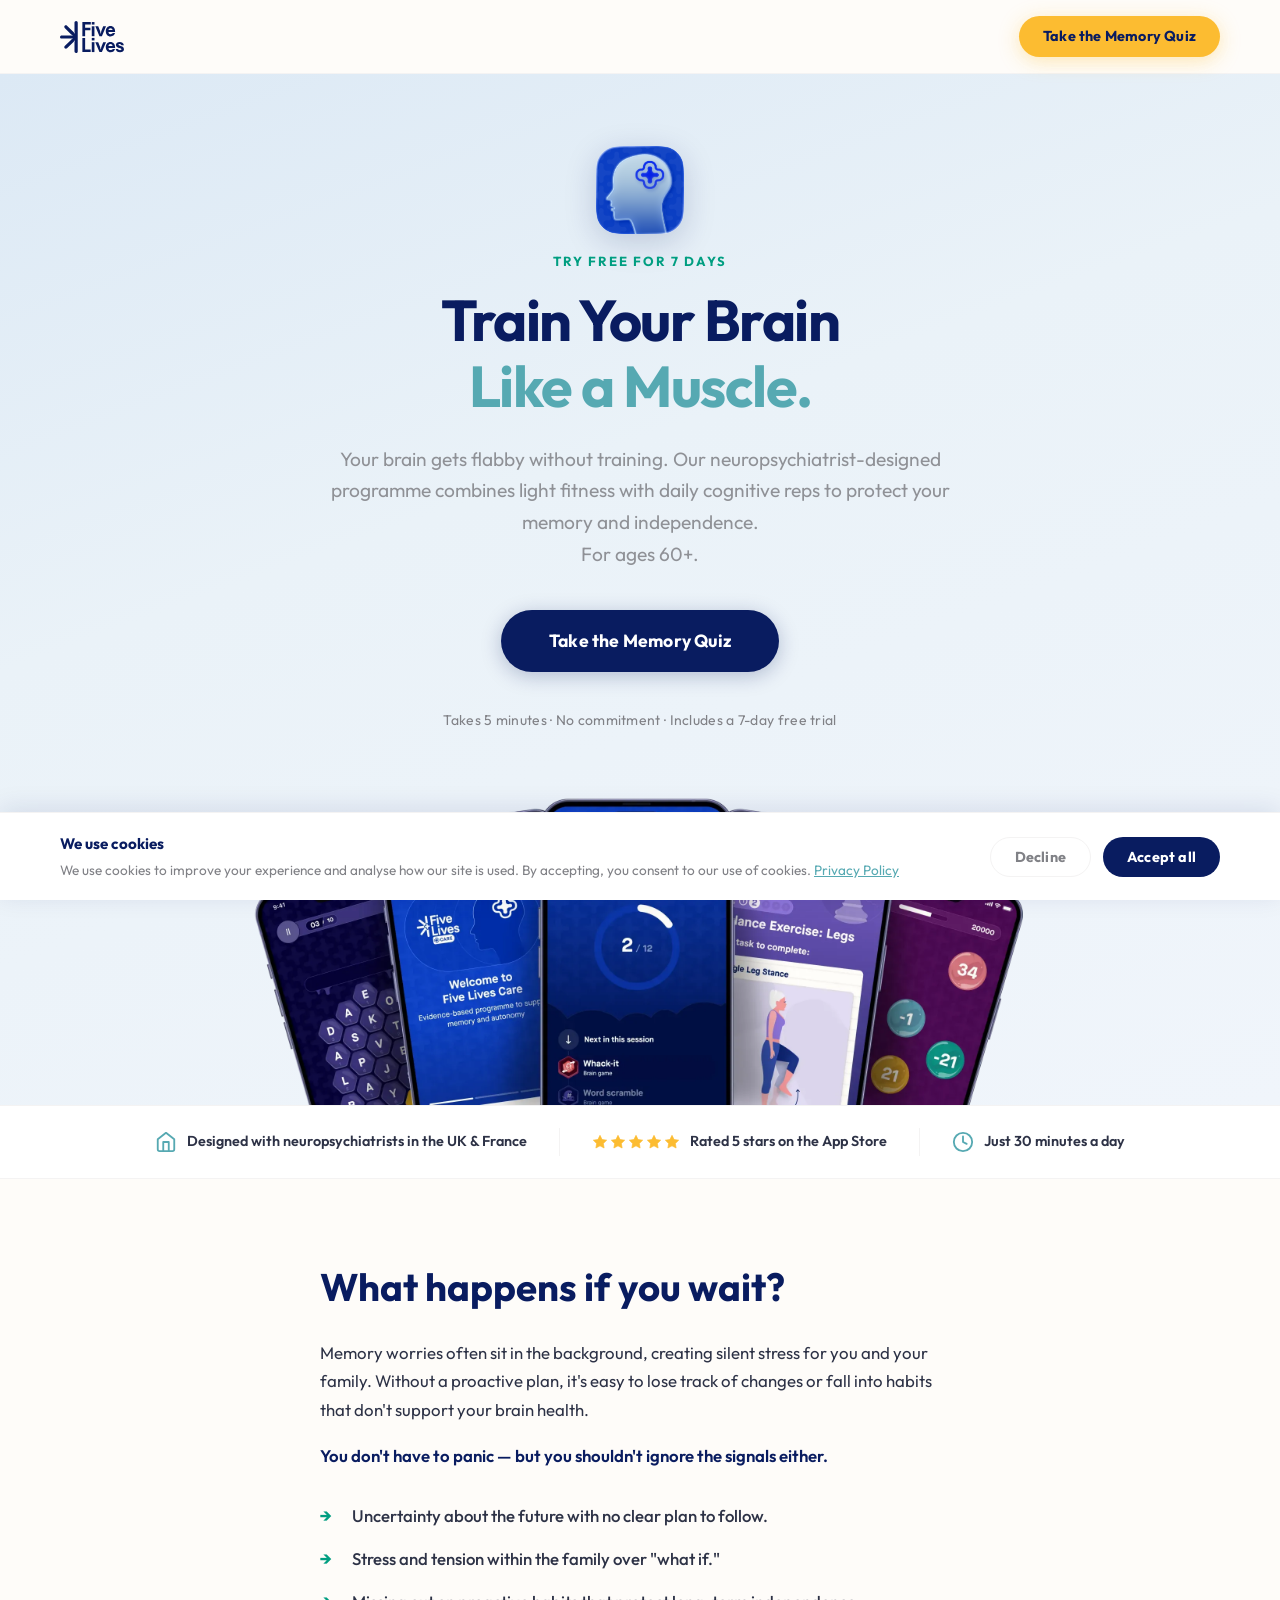
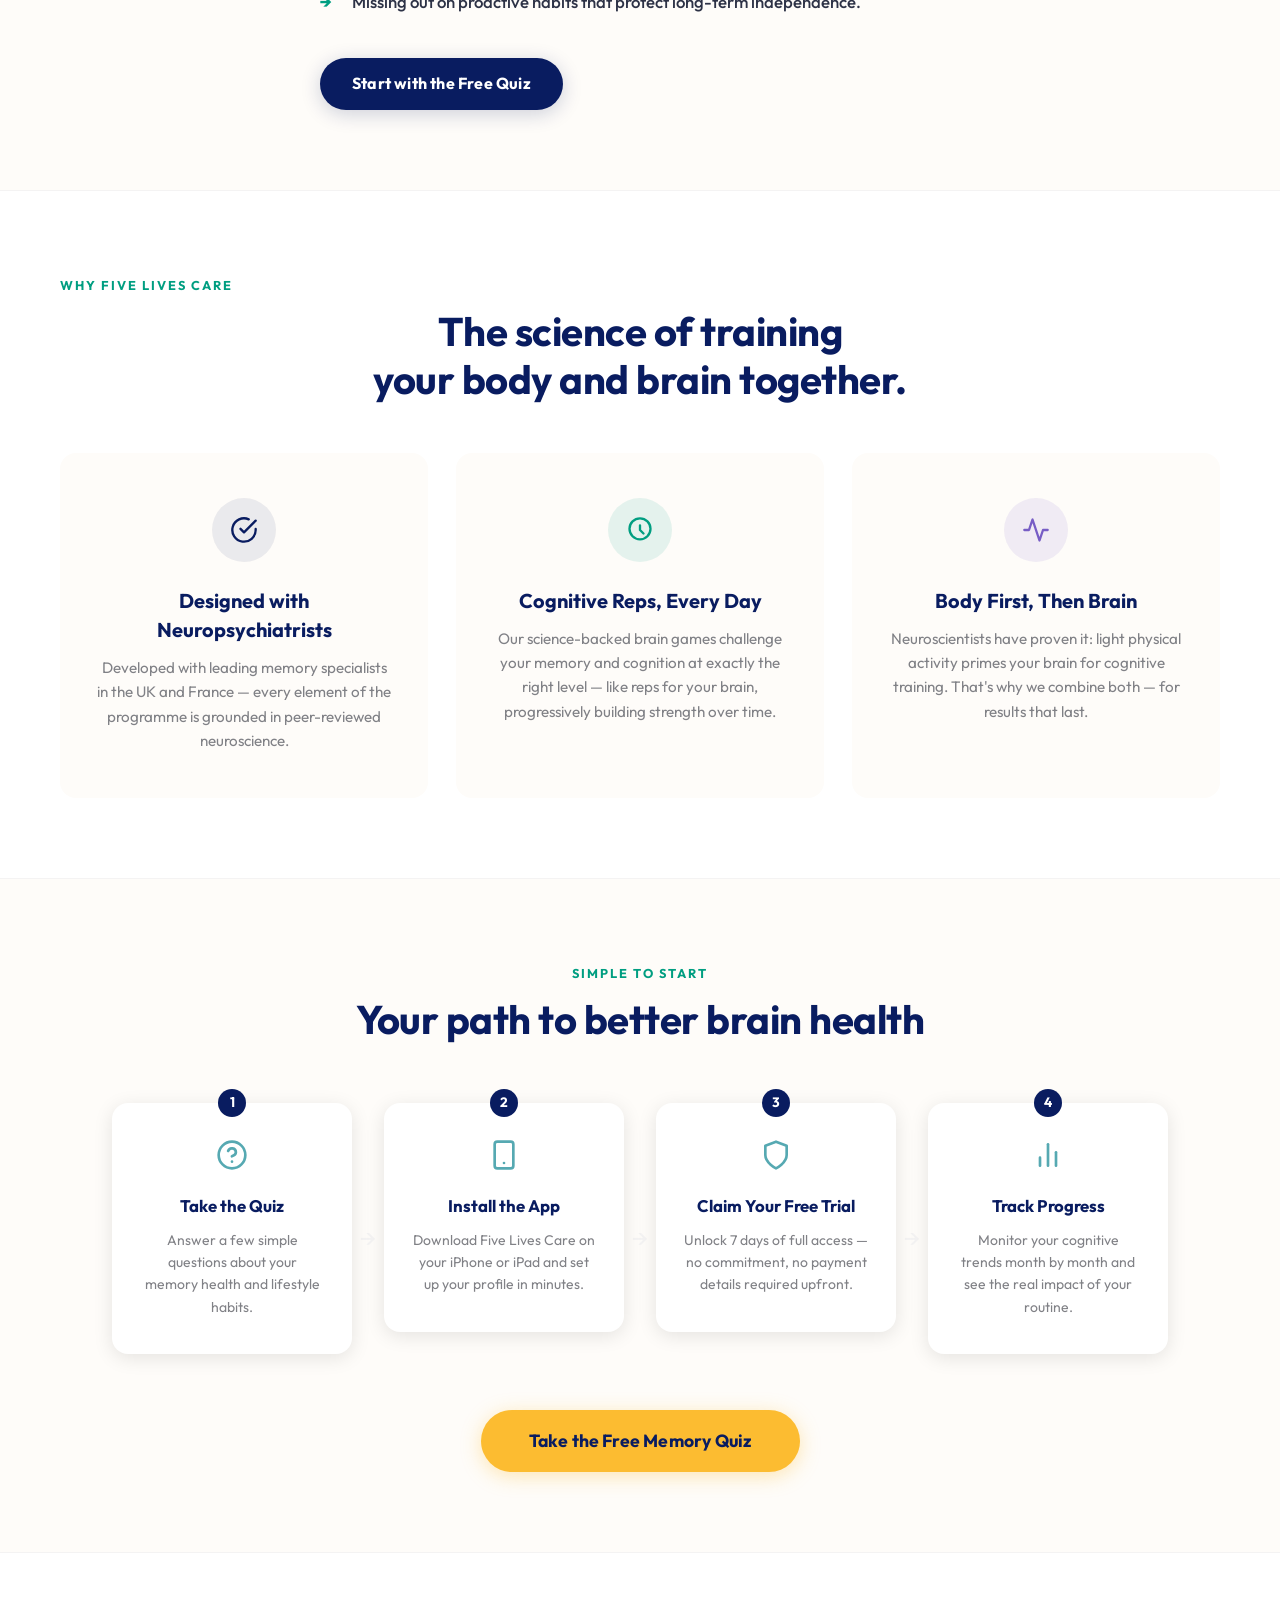
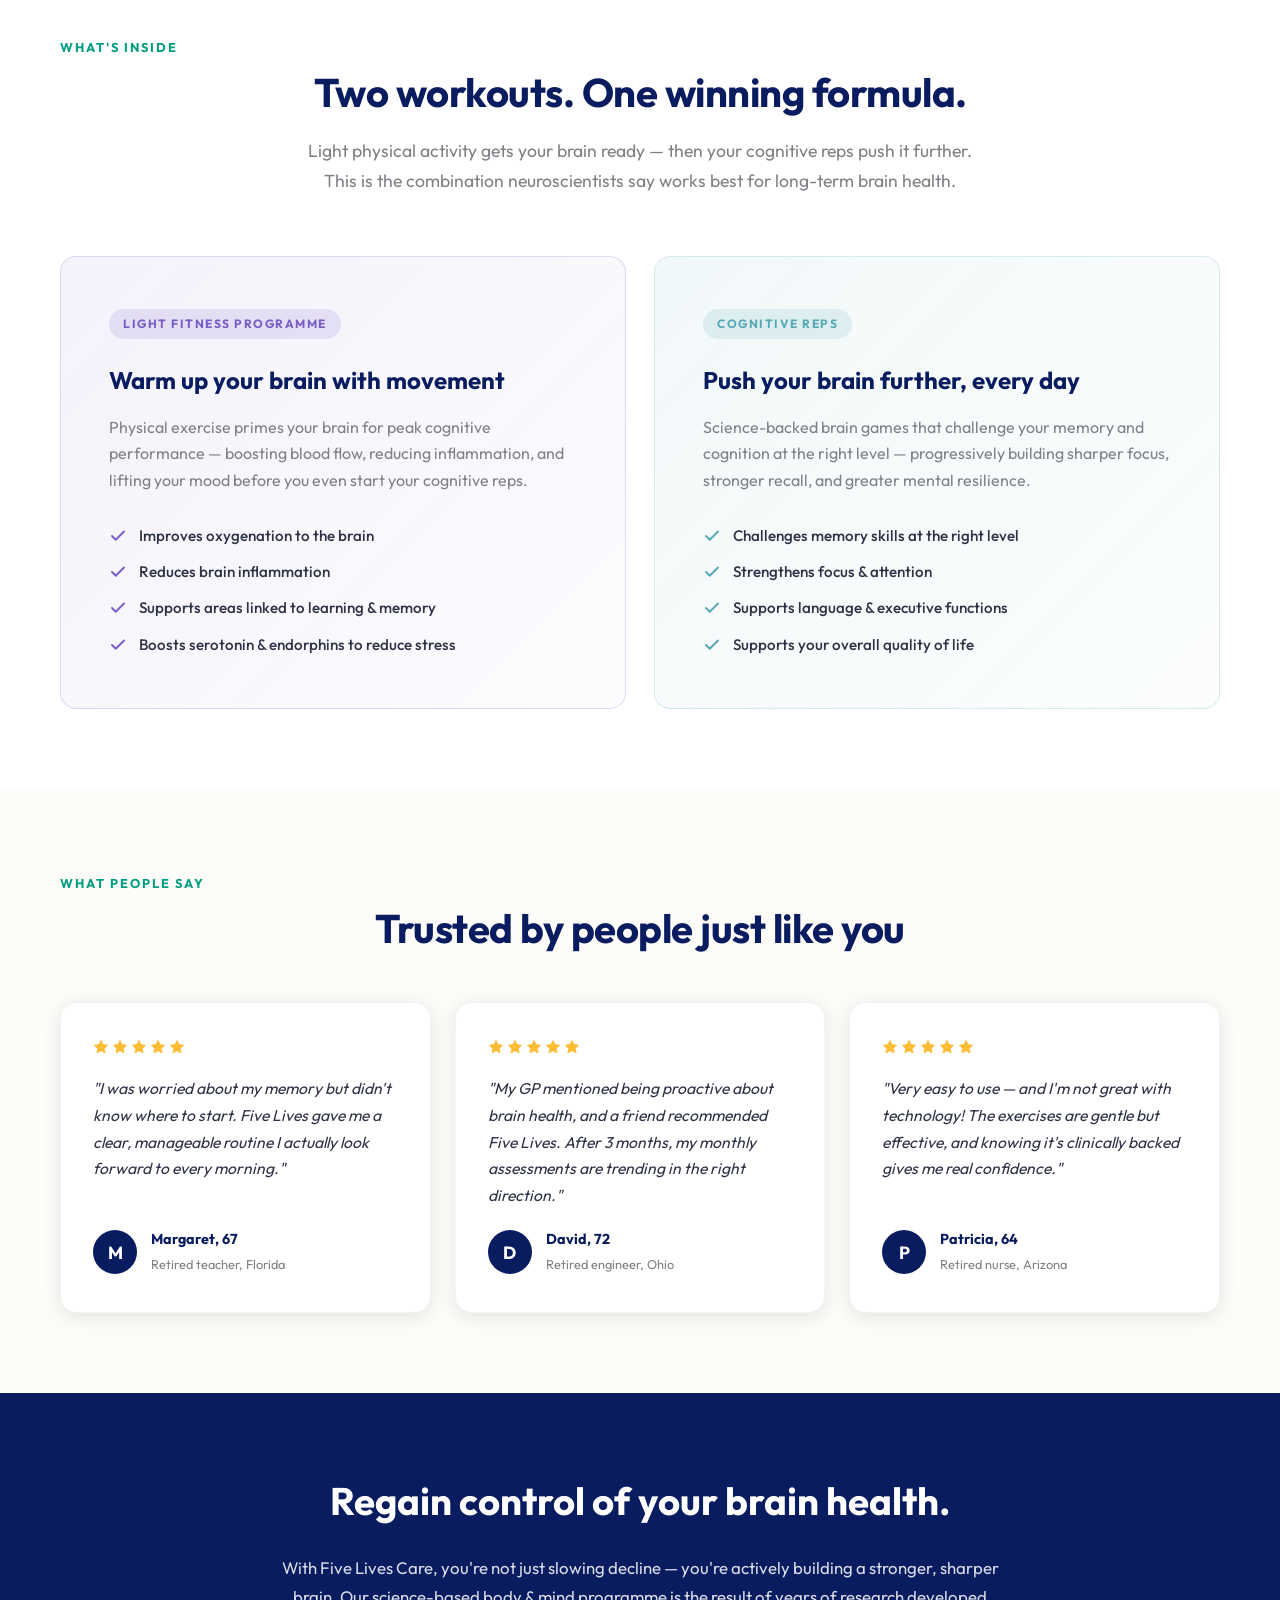
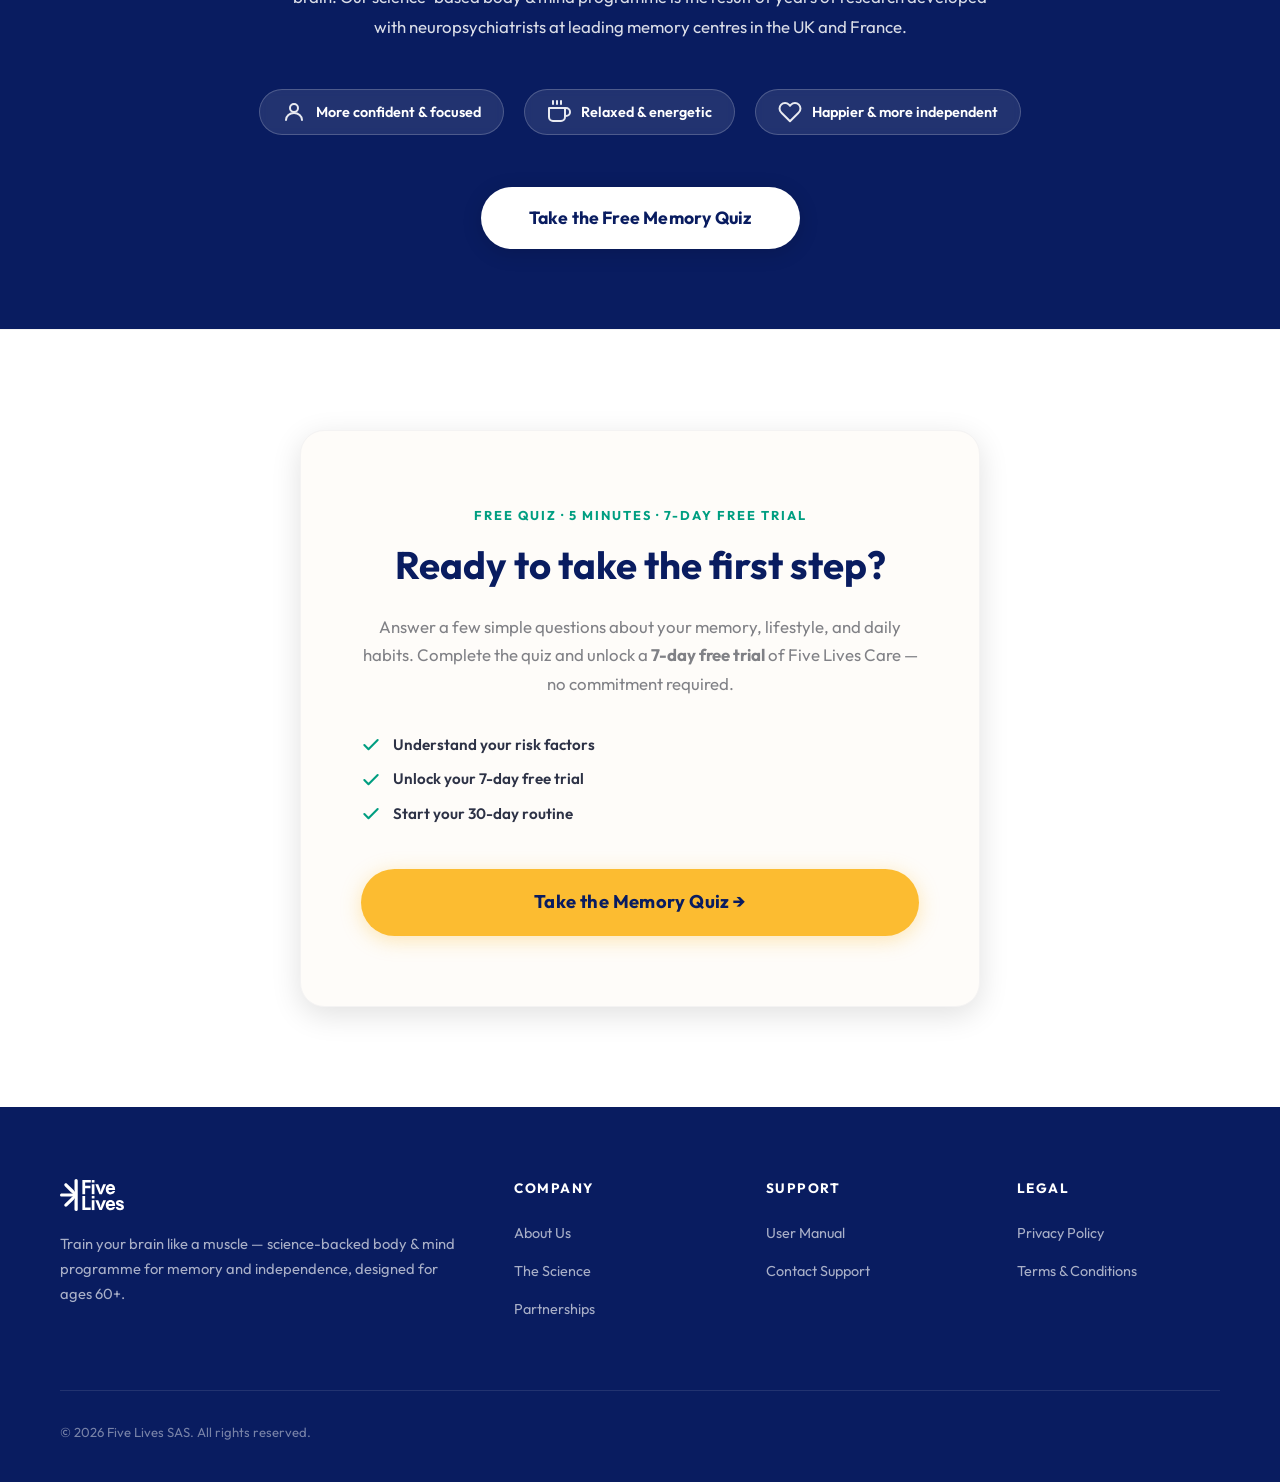
<file: enquizlanding/index.html>
<!DOCTYPE html>
<html lang="en">

<head>
    <meta charset="UTF-8">
    <meta name="viewport" content="width=device-width, initial-scale=1.0">
    <title>Five Lives Care | Train Your Brain Like a Muscle</title>
    <meta name="description"
        content="Your brain is a muscle — train it or it gets flabby. Five Lives Care combines light fitness and science-backed cognitive reps, designed with neuropsychiatrists, to protect memory and independence for people aged 60+.">
    <!-- Google Tag Manager -->
    <script>(function(w,d,s,l,i){w[l]=w[l]||[];w[l].push({'gtm.start':
    new Date().getTime(),event:'gtm.js'});var f=d.getElementsByTagName(s)[0],
    j=d.createElement(s),dl=l!='dataLayer'?'&l='+l:'';j.async=true;j.src=
    'https://www.googletagmanager.com/gtm.js?id='+i+dl;f.parentNode.insertBefore(j,f);
    })(window,document,'script','dataLayer','GTM-PKSHT8H');</script>
    <!-- End Google Tag Manager -->
    <link rel="stylesheet" href="../design_tokens.css">
    <link rel="stylesheet" href="../style.css">
    <link href="https://fonts.googleapis.com/css2?family=Outfit:wght@400;500;600;700&display=swap" rel="stylesheet">
</head>

<body>
    <!-- Google Tag Manager (noscript) -->
    <noscript><iframe src="https://www.googletagmanager.com/ns.html?id=GTM-PKSHT8H"
    height="0" width="0" style="display:none;visibility:hidden"></iframe></noscript>
    <!-- End Google Tag Manager (noscript) -->

    <div class="page-wrapper">
    <!-- ===== HEADER ===== -->
    <header class="main-header">
        <div class="container header-content">
            <div class="logo">
                <img src="../logo.svg" alt="Five Lives Logo" class="logo-icon">
            </div>
            <nav class="header-nav">
                <!-- UPDATE: Replace href with your quiz URL when ready -->
                <a href="#quiz" class="btn btn-primary btn-sm" data-quiz-cta="header">Take the Memory Quiz</a>
            </nav>
        </div>
    </header>

    <main>

        <!-- ===== HERO ===== -->
        <section class="hero reveal">
            <div class="container hero-container">
                <div class="hero-text">
                    <img src="../five_lives_med_icon.webp" alt="Five Lives Care" class="hero-icon">
                    <p class="hero-label">Try free for 7 days</p>
                    <h1 class="hero-title">Train Your Brain<br><span class="hero-title-accent">Like a Muscle.</span></h1>
                    <p class="hero-subtitle">Your brain gets flabby without training. Our neuropsychiatrist-designed programme combines light fitness with daily cognitive reps to protect your memory and independence.<br>For ages 60+.</p>
                    <div class="hero-buttons">
                        <!-- UPDATE: Replace href with your quiz URL when ready -->
                        <a href="#quiz" class="btn btn-hero-primary btn-large" data-quiz-cta="hero">Take the Memory Quiz</a>
                    </div>
                    <p class="hero-note">Takes 5 minutes &middot; No commitment &middot; Includes a 7-day free trial</p>
                </div>
                <div class="hero-image-wrap">
                    <img src="../hero.webp" alt="Five Lives Care app screens" class="hero-image">
                </div>
            </div>
        </section>

        <!-- ===== TRUST BAR ===== -->
        <section class="trust-bar">
            <div class="container trust-bar-inner">
                <div class="trust-item">
                    <svg width="22" height="22" viewBox="0 0 24 24" fill="none" stroke="currentColor" stroke-width="2" stroke-linecap="round" stroke-linejoin="round"><path d="M3 9l9-7 9 7v11a2 2 0 0 1-2 2H5a2 2 0 0 1-2-2z"/><polyline points="9 22 9 12 15 12 15 22"/></svg>
                    <span>Designed with neuropsychiatrists in the UK &amp; France</span>
                </div>
                <div class="trust-divider"></div>
                <div class="trust-item">
                    <div class="stars">
                        <svg width="16" height="16" viewBox="0 0 24 24" fill="#fcbc31" stroke="#fcbc31" stroke-width="1"><polygon points="12 2 15.09 8.26 22 9.27 17 14.14 18.18 21.02 12 17.77 5.82 21.02 7 14.14 2 9.27 8.91 8.26 12 2"/></svg>
                        <svg width="16" height="16" viewBox="0 0 24 24" fill="#fcbc31" stroke="#fcbc31" stroke-width="1"><polygon points="12 2 15.09 8.26 22 9.27 17 14.14 18.18 21.02 12 17.77 5.82 21.02 7 14.14 2 9.27 8.91 8.26 12 2"/></svg>
                        <svg width="16" height="16" viewBox="0 0 24 24" fill="#fcbc31" stroke="#fcbc31" stroke-width="1"><polygon points="12 2 15.09 8.26 22 9.27 17 14.14 18.18 21.02 12 17.77 5.82 21.02 7 14.14 2 9.27 8.91 8.26 12 2"/></svg>
                        <svg width="16" height="16" viewBox="0 0 24 24" fill="#fcbc31" stroke="#fcbc31" stroke-width="1"><polygon points="12 2 15.09 8.26 22 9.27 17 14.14 18.18 21.02 12 17.77 5.82 21.02 7 14.14 2 9.27 8.91 8.26 12 2"/></svg>
                        <svg width="16" height="16" viewBox="0 0 24 24" fill="#fcbc31" stroke="#fcbc31" stroke-width="1"><polygon points="12 2 15.09 8.26 22 9.27 17 14.14 18.18 21.02 12 17.77 5.82 21.02 7 14.14 2 9.27 8.91 8.26 12 2"/></svg>
                    </div>
                    <span>Rated 5 stars on the App Store</span>
                </div>
                <div class="trust-divider"></div>
                <div class="trust-item">
                    <svg width="22" height="22" viewBox="0 0 24 24" fill="none" stroke="currentColor" stroke-width="2" stroke-linecap="round" stroke-linejoin="round"><circle cx="12" cy="12" r="10"/><polyline points="12 6 12 12 16 14"/></svg>
                    <span>Just 30 minutes a day</span>
                </div>
            </div>
        </section>

        <!-- ===== STAKES ===== -->
        <section class="stakes reveal">
            <div class="container stakes-content">
                <h2>What happens if you wait?</h2>
                <p>Memory worries often sit in the background, creating silent stress for you and your family. Without a
                    proactive plan, it's easy to lose track of changes or fall into habits that don't support your brain
                    health.</p>
                <p class="stakes-sub">You don't have to panic — but you shouldn't ignore the signals either.</p>
                <ul class="stakes-list">
                    <li>Uncertainty about the future with no clear plan to follow.</li>
                    <li>Stress and tension within the family over "what if."</li>
                    <li>Missing out on proactive habits that protect long-term independence.</li>
                </ul>
                <a href="#quiz" class="btn btn-secondary">Start with the Free Quiz</a>
            </div>
        </section>

        <!-- ===== USPs ===== -->
        <section class="usps reveal">
            <div class="container">
                <p class="section-label">Why Five Lives Care</p>
                <h2 class="section-title">The science of training<br>your body and brain together.</h2>
                <div class="usp-grid">
                    <div class="usp-item">
                        <div class="usp-icon usp-icon--blue">
                            <svg width="28" height="28" viewBox="0 0 24 24" fill="none" stroke="currentColor" stroke-width="2" stroke-linecap="round" stroke-linejoin="round"><path d="M22 11.08V12a10 10 0 1 1-5.93-9.14"/><polyline points="22 4 12 14.01 9 11.01"/></svg>
                        </div>
                        <h3>Designed with Neuropsychiatrists</h3>
                        <p>Developed with leading memory specialists in the UK and France — every element of the programme is grounded in peer-reviewed neuroscience.</p>
                    </div>
                    <div class="usp-item">
                        <div class="usp-icon usp-icon--green">
                            <svg width="28" height="28" viewBox="0 0 24 24" fill="none" stroke="currentColor" stroke-width="2" stroke-linecap="round" stroke-linejoin="round"><path d="M12 2a9 9 0 1 0 0 18A9 9 0 0 0 12 2z"/><path d="M12 8v4l3 3"/></svg>
                        </div>
                        <h3>Cognitive Reps, Every Day</h3>
                        <p>Our science-backed brain games challenge your memory and cognition at exactly the right level — like reps for your brain, progressively building strength over time.</p>
                    </div>
                    <div class="usp-item">
                        <div class="usp-icon usp-icon--mauve">
                            <svg width="28" height="28" viewBox="0 0 24 24" fill="none" stroke="currentColor" stroke-width="2" stroke-linecap="round" stroke-linejoin="round"><polyline points="22 12 18 12 15 21 9 3 6 12 2 12"/></svg>
                        </div>
                        <h3>Body First, Then Brain</h3>
                        <p>Neuroscientists have proven it: light physical activity primes your brain for cognitive training. That's why we combine both — for results that last.</p>
                    </div>
                </div>
            </div>
        </section>

        <!-- ===== HOW IT WORKS ===== -->
        <section class="how-it-works reveal" id="how-it-works">
            <div class="container text-center">
                <p class="section-label">Simple to start</p>
                <h2 class="section-title">Your path to better brain health</h2>
                <div class="steps-grid">
                    <div class="step-card">
                        <div class="step-number">1</div>
                        <div class="step-icon">
                            <svg width="32" height="32" viewBox="0 0 24 24" fill="none" stroke="currentColor" stroke-width="2" stroke-linecap="round" stroke-linejoin="round"><circle cx="12" cy="12" r="10"/><path d="M9.09 9a3 3 0 0 1 5.83 1c0 2-3 3-3 3"/><line x1="12" y1="17" x2="12.01" y2="17"/></svg>
                        </div>
                        <h3>Take the Quiz</h3>
                        <p>Answer a few simple questions about your memory health and lifestyle habits.</p>
                    </div>
                    <div class="step-arrow">&#8594;</div>
                    <div class="step-card">
                        <div class="step-number">2</div>
                        <div class="step-icon">
                            <svg width="32" height="32" viewBox="0 0 24 24" fill="none" stroke="currentColor" stroke-width="2" stroke-linecap="round" stroke-linejoin="round"><rect x="5" y="2" width="14" height="20" rx="2" ry="2"/><line x1="12" y1="18" x2="12.01" y2="18"/></svg>
                        </div>
                        <h3>Install the App</h3>
                        <p>Download Five Lives Care on your iPhone or iPad and set up your profile in minutes.</p>
                    </div>
                    <div class="step-arrow">&#8594;</div>
                    <div class="step-card">
                        <div class="step-number">3</div>
                        <div class="step-icon">
                            <svg width="32" height="32" viewBox="0 0 24 24" fill="none" stroke="currentColor" stroke-width="2" stroke-linecap="round" stroke-linejoin="round"><path d="M12 22s8-4 8-10V5l-8-3-8 3v7c0 6 8 10 8 10z"/></svg>
                        </div>
                        <h3>Claim Your Free Trial</h3>
                        <p>Unlock 7 days of full access — no commitment, no payment details required upfront.</p>
                    </div>
                    <div class="step-arrow">&#8594;</div>
                    <div class="step-card">
                        <div class="step-number">4</div>
                        <div class="step-icon">
                            <svg width="32" height="32" viewBox="0 0 24 24" fill="none" stroke="currentColor" stroke-width="2" stroke-linecap="round" stroke-linejoin="round"><line x1="18" y1="20" x2="18" y2="10"/><line x1="12" y1="20" x2="12" y2="4"/><line x1="6" y1="20" x2="6" y2="14"/></svg>
                        </div>
                        <h3>Track Progress</h3>
                        <p>Monitor your cognitive trends month by month and see the real impact of your routine.</p>
                    </div>
                </div>
                <a href="#quiz" class="btn btn-primary btn-large" data-quiz-cta="how-it-works">Take the Free Memory Quiz</a>
            </div>
        </section>

        <!-- ===== FEATURES ===== -->
        <section class="features reveal">
            <div class="container">
                <p class="section-label">What's inside</p>
                <h2 class="section-title text-center">Two workouts. One winning formula.</h2>
                <p class="section-desc text-center">Light physical activity gets your brain ready — then your cognitive reps push it further. This is the combination neuroscientists say works best for long-term brain health.</p>

                <div class="features-grid">
                    <div class="feature-pillar pillar--physical">
                        <div class="pillar-badge">Light Fitness Programme</div>
                        <h3>Warm up your brain with movement</h3>
                        <p>Physical exercise primes your brain for peak cognitive performance — boosting blood flow, reducing inflammation, and lifting your mood before you even start your cognitive reps.</p>
                        <ul class="feature-list">
                            <li>
                                <svg width="18" height="18" viewBox="0 0 24 24" fill="none" stroke="currentColor" stroke-width="2.5" stroke-linecap="round" stroke-linejoin="round"><polyline points="20 6 9 17 4 12"/></svg>
                                Improves oxygenation to the brain
                            </li>
                            <li>
                                <svg width="18" height="18" viewBox="0 0 24 24" fill="none" stroke="currentColor" stroke-width="2.5" stroke-linecap="round" stroke-linejoin="round"><polyline points="20 6 9 17 4 12"/></svg>
                                Reduces brain inflammation
                            </li>
                            <li>
                                <svg width="18" height="18" viewBox="0 0 24 24" fill="none" stroke="currentColor" stroke-width="2.5" stroke-linecap="round" stroke-linejoin="round"><polyline points="20 6 9 17 4 12"/></svg>
                                Supports areas linked to learning &amp; memory
                            </li>
                            <li>
                                <svg width="18" height="18" viewBox="0 0 24 24" fill="none" stroke="currentColor" stroke-width="2.5" stroke-linecap="round" stroke-linejoin="round"><polyline points="20 6 9 17 4 12"/></svg>
                                Boosts serotonin &amp; endorphins to reduce stress
                            </li>
                        </ul>
                    </div>

                    <div class="feature-pillar pillar--mental">
                        <div class="pillar-badge">Cognitive Reps</div>
                        <h3>Push your brain further, every day</h3>
                        <p>Science-backed brain games that challenge your memory and cognition at the right level — progressively building sharper focus, stronger recall, and greater mental resilience.</p>
                        <ul class="feature-list">
                            <li>
                                <svg width="18" height="18" viewBox="0 0 24 24" fill="none" stroke="currentColor" stroke-width="2.5" stroke-linecap="round" stroke-linejoin="round"><polyline points="20 6 9 17 4 12"/></svg>
                                Challenges memory skills at the right level
                            </li>
                            <li>
                                <svg width="18" height="18" viewBox="0 0 24 24" fill="none" stroke="currentColor" stroke-width="2.5" stroke-linecap="round" stroke-linejoin="round"><polyline points="20 6 9 17 4 12"/></svg>
                                Strengthens focus &amp; attention
                            </li>
                            <li>
                                <svg width="18" height="18" viewBox="0 0 24 24" fill="none" stroke="currentColor" stroke-width="2.5" stroke-linecap="round" stroke-linejoin="round"><polyline points="20 6 9 17 4 12"/></svg>
                                Supports language &amp; executive functions
                            </li>
                            <li>
                                <svg width="18" height="18" viewBox="0 0 24 24" fill="none" stroke="currentColor" stroke-width="2.5" stroke-linecap="round" stroke-linejoin="round"><polyline points="20 6 9 17 4 12"/></svg>
                                Supports your overall quality of life
                            </li>
                        </ul>
                    </div>
                </div>
            </div>
        </section>

        <!-- ===== TESTIMONIALS ===== -->
        <!-- UPDATE: Replace these with real testimonials/app store reviews -->
        <section class="testimonials reveal">
            <div class="container">
                <p class="section-label">What people say</p>
                <h2 class="section-title text-center">Trusted by people just like you</h2>
                <div class="testimonials-grid">
                    <div class="testimonial-card">
                        <div class="testimonial-stars">
                            <svg width="16" height="16" viewBox="0 0 24 24" fill="#fcbc31" stroke="#fcbc31" stroke-width="1"><polygon points="12 2 15.09 8.26 22 9.27 17 14.14 18.18 21.02 12 17.77 5.82 21.02 7 14.14 2 9.27 8.91 8.26 12 2"/></svg>
                            <svg width="16" height="16" viewBox="0 0 24 24" fill="#fcbc31" stroke="#fcbc31" stroke-width="1"><polygon points="12 2 15.09 8.26 22 9.27 17 14.14 18.18 21.02 12 17.77 5.82 21.02 7 14.14 2 9.27 8.91 8.26 12 2"/></svg>
                            <svg width="16" height="16" viewBox="0 0 24 24" fill="#fcbc31" stroke="#fcbc31" stroke-width="1"><polygon points="12 2 15.09 8.26 22 9.27 17 14.14 18.18 21.02 12 17.77 5.82 21.02 7 14.14 2 9.27 8.91 8.26 12 2"/></svg>
                            <svg width="16" height="16" viewBox="0 0 24 24" fill="#fcbc31" stroke="#fcbc31" stroke-width="1"><polygon points="12 2 15.09 8.26 22 9.27 17 14.14 18.18 21.02 12 17.77 5.82 21.02 7 14.14 2 9.27 8.91 8.26 12 2"/></svg>
                            <svg width="16" height="16" viewBox="0 0 24 24" fill="#fcbc31" stroke="#fcbc31" stroke-width="1"><polygon points="12 2 15.09 8.26 22 9.27 17 14.14 18.18 21.02 12 17.77 5.82 21.02 7 14.14 2 9.27 8.91 8.26 12 2"/></svg>
                        </div>
                        <p class="testimonial-quote">"I was worried about my memory but didn't know where to start. Five Lives gave me a clear, manageable routine I actually look forward to every morning."</p>
                        <div class="testimonial-author">
                            <div class="author-avatar">M</div>
                            <div>
                                <strong>Margaret, 67</strong>
                                <span>Retired teacher, Florida</span>
                            </div>
                        </div>
                    </div>
                    <div class="testimonial-card">
                        <div class="testimonial-stars">
                            <svg width="16" height="16" viewBox="0 0 24 24" fill="#fcbc31" stroke="#fcbc31" stroke-width="1"><polygon points="12 2 15.09 8.26 22 9.27 17 14.14 18.18 21.02 12 17.77 5.82 21.02 7 14.14 2 9.27 8.91 8.26 12 2"/></svg>
                            <svg width="16" height="16" viewBox="0 0 24 24" fill="#fcbc31" stroke="#fcbc31" stroke-width="1"><polygon points="12 2 15.09 8.26 22 9.27 17 14.14 18.18 21.02 12 17.77 5.82 21.02 7 14.14 2 9.27 8.91 8.26 12 2"/></svg>
                            <svg width="16" height="16" viewBox="0 0 24 24" fill="#fcbc31" stroke="#fcbc31" stroke-width="1"><polygon points="12 2 15.09 8.26 22 9.27 17 14.14 18.18 21.02 12 17.77 5.82 21.02 7 14.14 2 9.27 8.91 8.26 12 2"/></svg>
                            <svg width="16" height="16" viewBox="0 0 24 24" fill="#fcbc31" stroke="#fcbc31" stroke-width="1"><polygon points="12 2 15.09 8.26 22 9.27 17 14.14 18.18 21.02 12 17.77 5.82 21.02 7 14.14 2 9.27 8.91 8.26 12 2"/></svg>
                            <svg width="16" height="16" viewBox="0 0 24 24" fill="#fcbc31" stroke="#fcbc31" stroke-width="1"><polygon points="12 2 15.09 8.26 22 9.27 17 14.14 18.18 21.02 12 17.77 5.82 21.02 7 14.14 2 9.27 8.91 8.26 12 2"/></svg>
                        </div>
                        <p class="testimonial-quote">"My GP mentioned being proactive about brain health, and a friend recommended Five Lives. After 3 months, my monthly assessments are trending in the right direction."</p>
                        <div class="testimonial-author">
                            <div class="author-avatar">D</div>
                            <div>
                                <strong>David, 72</strong>
                                <span>Retired engineer, Ohio</span>
                            </div>
                        </div>
                    </div>
                    <div class="testimonial-card">
                        <div class="testimonial-stars">
                            <svg width="16" height="16" viewBox="0 0 24 24" fill="#fcbc31" stroke="#fcbc31" stroke-width="1"><polygon points="12 2 15.09 8.26 22 9.27 17 14.14 18.18 21.02 12 17.77 5.82 21.02 7 14.14 2 9.27 8.91 8.26 12 2"/></svg>
                            <svg width="16" height="16" viewBox="0 0 24 24" fill="#fcbc31" stroke="#fcbc31" stroke-width="1"><polygon points="12 2 15.09 8.26 22 9.27 17 14.14 18.18 21.02 12 17.77 5.82 21.02 7 14.14 2 9.27 8.91 8.26 12 2"/></svg>
                            <svg width="16" height="16" viewBox="0 0 24 24" fill="#fcbc31" stroke="#fcbc31" stroke-width="1"><polygon points="12 2 15.09 8.26 22 9.27 17 14.14 18.18 21.02 12 17.77 5.82 21.02 7 14.14 2 9.27 8.91 8.26 12 2"/></svg>
                            <svg width="16" height="16" viewBox="0 0 24 24" fill="#fcbc31" stroke="#fcbc31" stroke-width="1"><polygon points="12 2 15.09 8.26 22 9.27 17 14.14 18.18 21.02 12 17.77 5.82 21.02 7 14.14 2 9.27 8.91 8.26 12 2"/></svg>
                            <svg width="16" height="16" viewBox="0 0 24 24" fill="#fcbc31" stroke="#fcbc31" stroke-width="1"><polygon points="12 2 15.09 8.26 22 9.27 17 14.14 18.18 21.02 12 17.77 5.82 21.02 7 14.14 2 9.27 8.91 8.26 12 2"/></svg>
                        </div>
                        <p class="testimonial-quote">"Very easy to use — and I'm not great with technology! The exercises are gentle but effective, and knowing it's clinically backed gives me real confidence."</p>
                        <div class="testimonial-author">
                            <div class="author-avatar">P</div>
                            <div>
                                <strong>Patricia, 64</strong>
                                <span>Retired nurse, Arizona</span>
                            </div>
                        </div>
                    </div>
                </div>
            </div>
        </section>

        <!-- ===== VALUE PROP (dark band) ===== -->
        <section class="value-prop reveal">
            <div class="container text-center">
                <h2>Regain control of your brain health.</h2>
                <p class="value-desc">With Five Lives Care, you're not just slowing decline — you're actively building a stronger, sharper brain. Our science-based body &amp; mind programme is the result of years of research developed with neuropsychiatrists at leading memory centres in the UK and France.</p>
                <div class="value-badges">
                    <div class="value-badge">
                        <svg width="24" height="24" viewBox="0 0 24 24" fill="none" stroke="currentColor" stroke-width="2" stroke-linecap="round" stroke-linejoin="round"><circle cx="12" cy="8" r="4"/><path d="M4 20c0-4 3.6-7 8-7s8 3 8 7"/></svg>
                        More confident &amp; focused
                    </div>
                    <div class="value-badge">
                        <svg width="24" height="24" viewBox="0 0 24 24" fill="none" stroke="currentColor" stroke-width="2" stroke-linecap="round" stroke-linejoin="round"><path d="M18 8h1a4 4 0 0 1 0 8h-1"/><path d="M2 8h16v9a4 4 0 0 1-4 4H6a4 4 0 0 1-4-4V8z"/><line x1="6" y1="1" x2="6" y2="4"/><line x1="10" y1="1" x2="10" y2="4"/><line x1="14" y1="1" x2="14" y2="4"/></svg>
                        Relaxed &amp; energetic
                    </div>
                    <div class="value-badge">
                        <svg width="24" height="24" viewBox="0 0 24 24" fill="none" stroke="currentColor" stroke-width="2" stroke-linecap="round" stroke-linejoin="round"><path d="M20.84 4.61a5.5 5.5 0 0 0-7.78 0L12 5.67l-1.06-1.06a5.5 5.5 0 0 0-7.78 7.78l1.06 1.06L12 21.23l7.78-7.78 1.06-1.06a5.5 5.5 0 0 0 0-7.78z"/></svg>
                        Happier &amp; more independent
                    </div>
                </div>
                <a href="#quiz" class="btn btn-cta-white btn-large" data-quiz-cta="trust-section">Take the Free Memory Quiz</a>
            </div>
        </section>

        <!-- ===== QUIZ CTA ===== -->
        <section class="quiz-section" id="quiz">
            <div class="container text-center">
                <div class="quiz-card">
                    <p class="section-label">Free quiz &middot; 5 minutes &middot; 7-day free trial</p>
                    <h2>Ready to take the first step?</h2>
                    <p class="quiz-desc">Answer a few simple questions about your memory, lifestyle, and daily habits. Complete the quiz and unlock a <strong>7-day free trial</strong> of Five Lives Care — no commitment required.</p>
                    <div class="quiz-points">
                        <div class="quiz-point">
                            <svg width="20" height="20" viewBox="0 0 24 24" fill="none" stroke="currentColor" stroke-width="2.5" stroke-linecap="round" stroke-linejoin="round"><polyline points="20 6 9 17 4 12"/></svg>
                            Understand your risk factors
                        </div>
                        <div class="quiz-point">
                            <svg width="20" height="20" viewBox="0 0 24 24" fill="none" stroke="currentColor" stroke-width="2.5" stroke-linecap="round" stroke-linejoin="round"><polyline points="20 6 9 17 4 12"/></svg>
                            Unlock your 7-day free trial
                        </div>
                        <div class="quiz-point">
                            <svg width="20" height="20" viewBox="0 0 24 24" fill="none" stroke="currentColor" stroke-width="2.5" stroke-linecap="round" stroke-linejoin="round"><polyline points="20 6 9 17 4 12"/></svg>
                            Start your 30-day routine
                        </div>
                    </div>
                    <!-- UPDATE: Replace href with your actual quiz URL -->
                    <a href="#" class="btn btn-primary btn-large quiz-cta-btn" data-quiz-cta="quiz-section">Take the Memory Quiz &rarr;</a>
                </div>
            </div>
        </section>


    </main>

    <!-- ===== FOOTER ===== -->
    <footer class="main-footer">
        <div class="container">
            <div class="footer-grid">
                <div class="footer-brand">
                    <div class="logo footer-logo">
                        <img src="../logo.svg" alt="Five Lives Logo" class="logo-icon logo-icon--white">
                    </div>
                    <p class="footer-tagline">Train your brain like a muscle — science-backed body &amp; mind programme for memory and independence, designed for ages 60+.</p>
                </div>

                <div class="footer-links-group">
                    <h4 class="footer-heading">Company</h4>
                    <ul class="footer-links">
                        <li><a href="https://www.fivelives.health/about" target="_blank" rel="noopener noreferrer">About Us</a></li>
                        <li><a href="https://www.fivelives.health/science" target="_blank" rel="noopener noreferrer">The Science</a></li>
                        <li><a href="https://www.fivelives.health/partnerships" target="_blank" rel="noopener noreferrer">Partnerships</a></li>
                    </ul>
                </div>

                <div class="footer-links-group">
                    <h4 class="footer-heading">Support</h4>
                    <ul class="footer-links">
                        <li><a href="https://www.fivelives.health/user-manual" target="_blank" rel="noopener noreferrer">User Manual</a></li>
                        <li><a href="mailto:support@fivelives.health">Contact Support</a></li>
                    </ul>
                </div>

                <div class="footer-links-group">
                    <h4 class="footer-heading">Legal</h4>
                    <ul class="footer-links">
                        <li><a href="https://www.fivelives.health/privacy-policy" target="_blank" rel="noopener noreferrer">Privacy Policy</a></li>
                        <li><a href="https://www.fivelives.health/terms-and-conditions" target="_blank" rel="noopener noreferrer">Terms &amp; Conditions</a></li>
                    </ul>
                </div>
            </div>

            <div class="footer-bottom">
                <p class="footer-copyright">&copy; 2026 Five Lives SAS. All rights reserved.</p>
            </div>
        </div>
    </footer>
    </div><!-- /.page-wrapper -->


    <!-- ===== COOKIE CONSENT BANNER ===== -->
    <div class="cookie-banner" id="cookieBanner" role="dialog" aria-label="Cookie consent">
        <div class="cookie-banner-inner">
            <div class="cookie-text">
                <strong>We use cookies</strong>
                <p>We use cookies to improve your experience and analyse how our site is used. By accepting, you consent to our use of cookies. <a href="https://www.fivelives.health/privacy-policy" target="_blank" rel="noopener noreferrer">Privacy Policy</a></p>
            </div>
            <div class="cookie-actions">
                <button class="btn cookie-btn-decline" id="cookieDecline">Decline</button>
                <button class="btn cookie-btn-accept" id="cookieAccept">Accept all</button>
            </div>
        </div>
    </div>

    <script>
        // Scroll reveal animation
        const revealEls = document.querySelectorAll('.reveal');
        const observer = new IntersectionObserver((entries) => {
            entries.forEach(el => {
                if (el.isIntersecting) {
                    el.target.classList.add('visible');
                    observer.unobserve(el.target);
                }
            });
        }, { threshold: 0.12 });
        revealEls.forEach(el => observer.observe(el));

        // Cookie consent banner
        (function() {
            var banner = document.getElementById('cookieBanner');
            var consent = localStorage.getItem('cookie_consent');
            if (!consent) {
                banner.classList.add('visible');
            }

            function setConsent(value) {
                localStorage.setItem('cookie_consent', value);
                banner.classList.remove('visible');
                window.dataLayer = window.dataLayer || [];
                window.dataLayer.push({
                    event: 'cookie_consent',
                    consent_status: value
                });
            }

            document.getElementById('cookieAccept').addEventListener('click', function() {
                setConsent('accepted');
            });
            document.getElementById('cookieDecline').addEventListener('click', function() {
                setConsent('declined');
            });
        })();

        // Quiz CTA click events
        document.querySelectorAll('[data-quiz-cta]').forEach(function(btn) {
            btn.addEventListener('click', function() {
                window.dataLayer = window.dataLayer || [];
                window.dataLayer.push({
                    event: 'quiz_cta_click',
                    cta_location: this.getAttribute('data-quiz-cta')
                });
            });
        });
    </script>

</body>

</html>
</file>
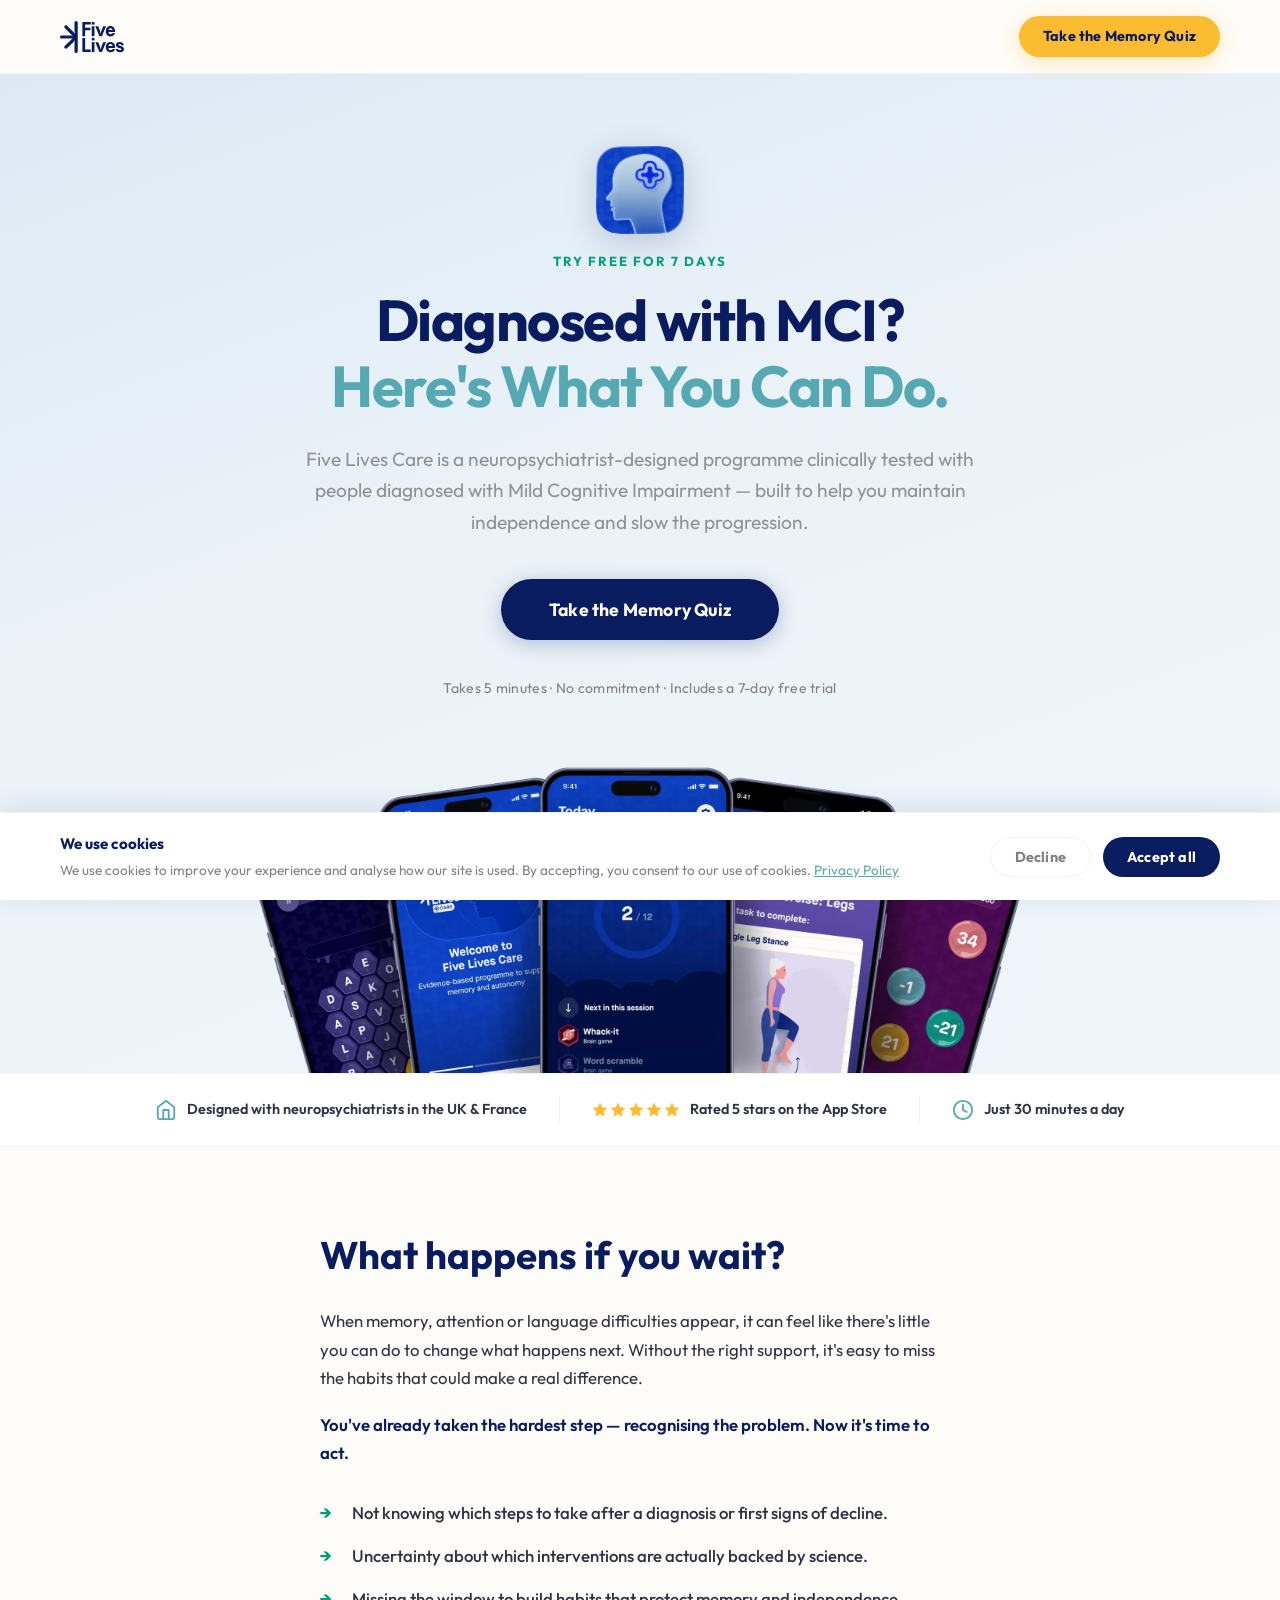
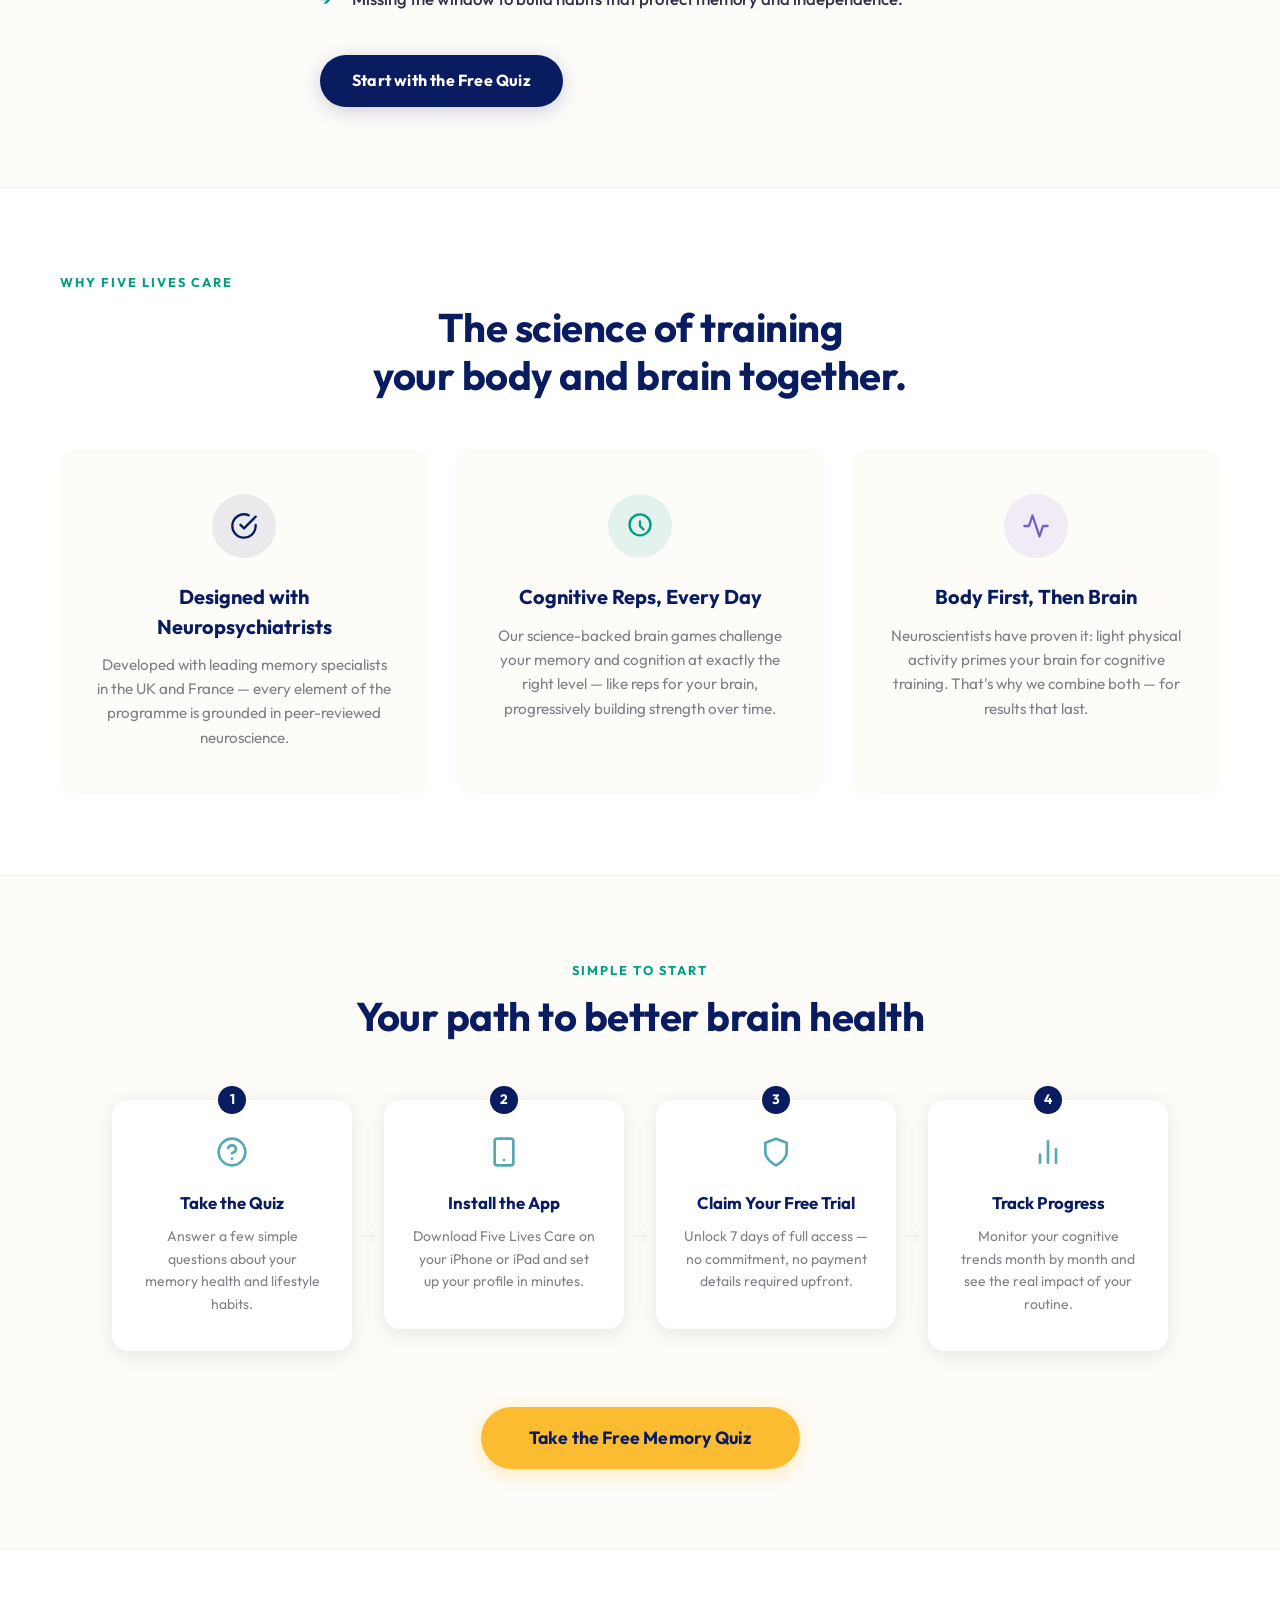
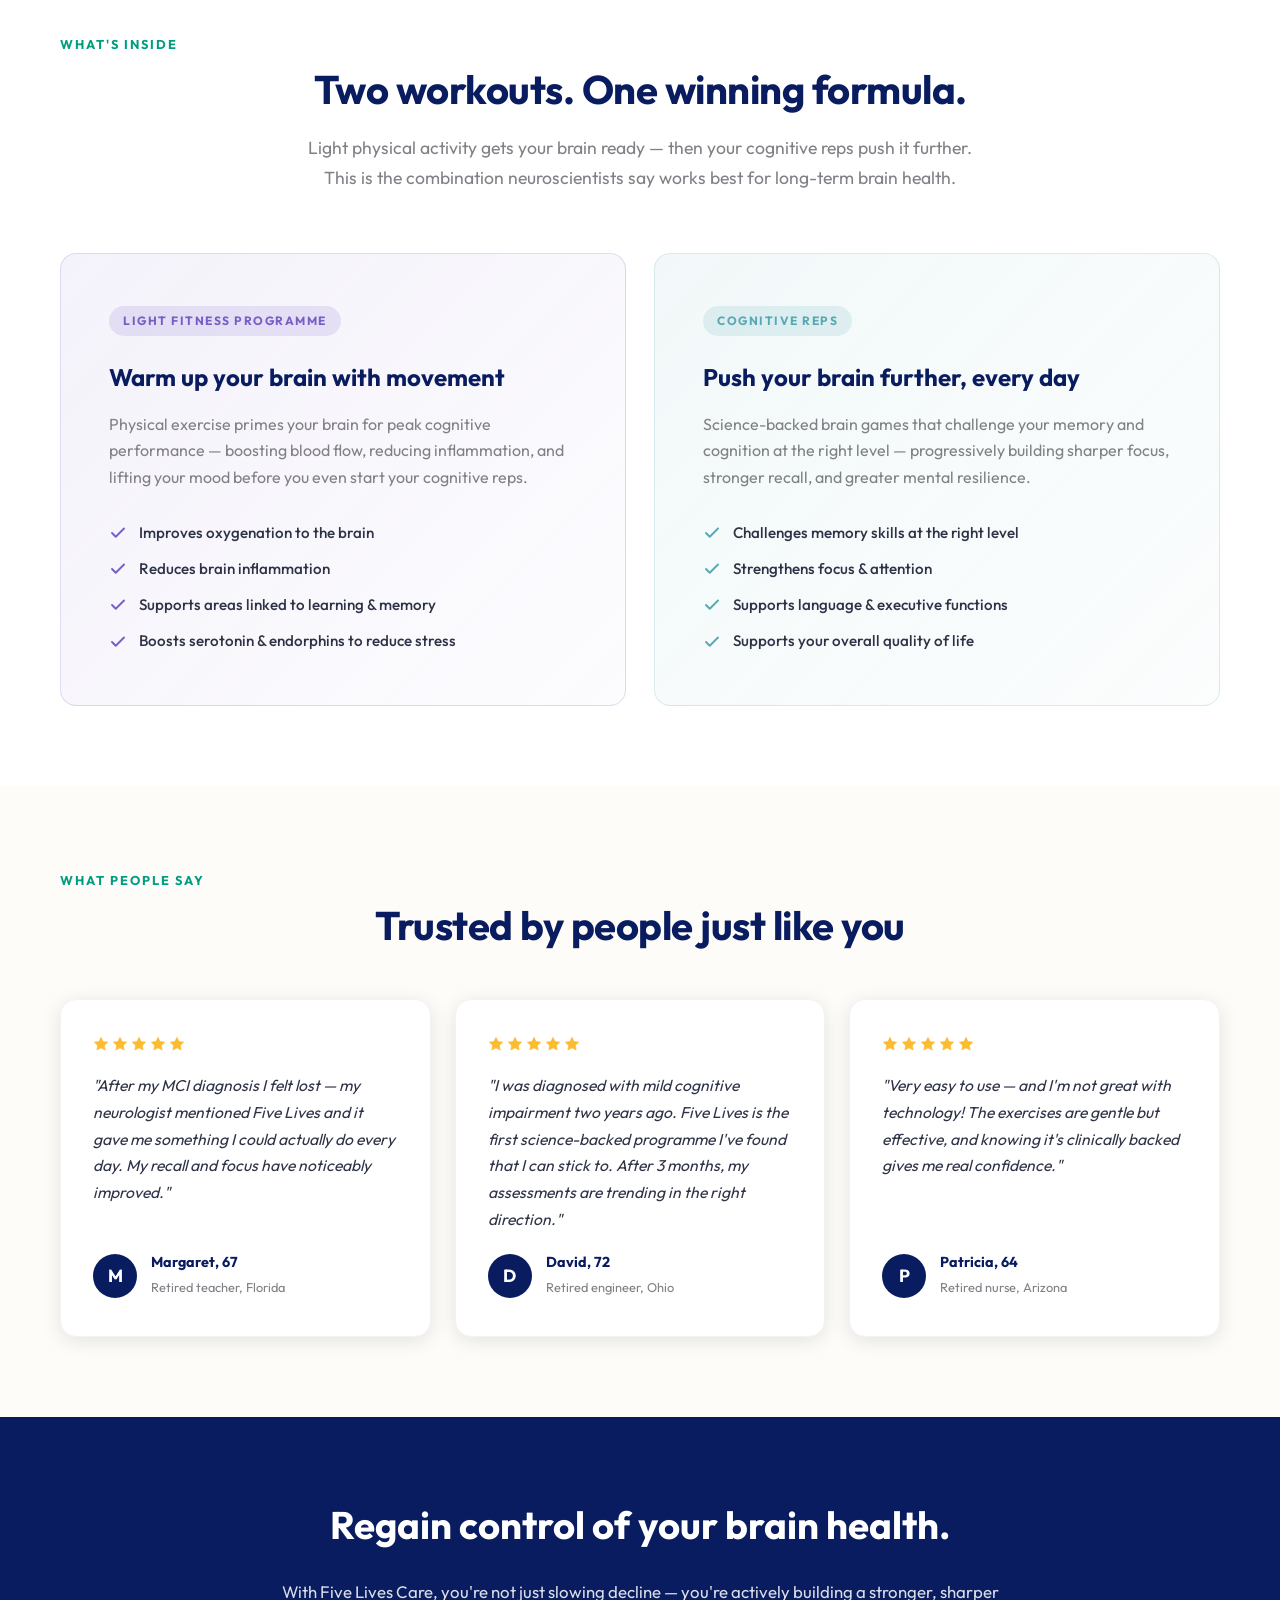
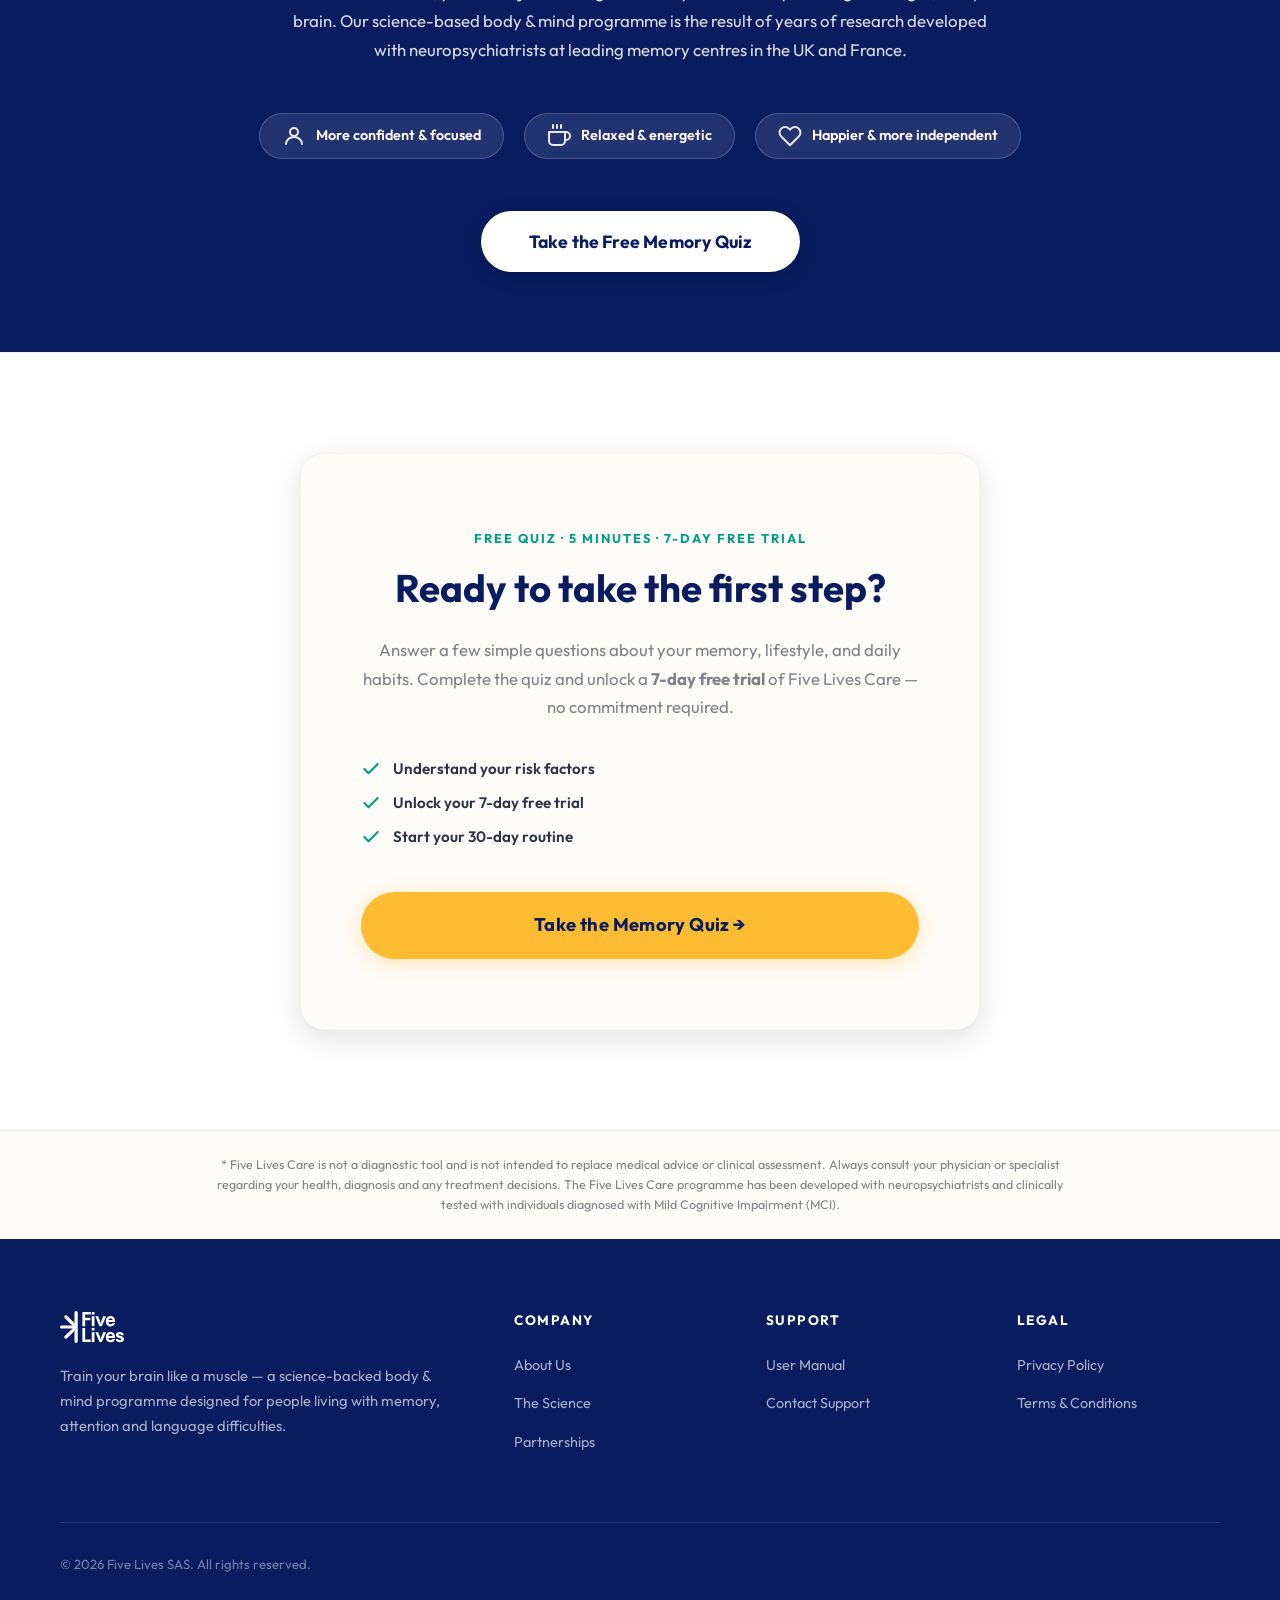
<file: en_diagnosedmci.html>
<!DOCTYPE html>
<html lang="en">

<head>
    <meta charset="UTF-8">
    <meta name="viewport" content="width=device-width, initial-scale=1.0">
    <title>Five Lives Care | For People Living with Memory &amp; Cognitive Difficulties</title>
    <meta name="description"
        content="Designed for people experiencing memory, attention or language difficulties — including those diagnosed with Mild Cognitive Impairment (MCI). Five Lives Care is a neuropsychiatrist-designed programme combining science-backed cognitive training and light physical activity, clinically tested with MCI patients.">
    <!-- Google Tag Manager -->
    <script>(function(w,d,s,l,i){w[l]=w[l]||[];w[l].push({'gtm.start':
    new Date().getTime(),event:'gtm.js'});var f=d.getElementsByTagName(s)[0],
    j=d.createElement(s),dl=l!='dataLayer'?'&l='+l:'';j.async=true;j.src=
    'https://www.googletagmanager.com/gtm.js?id='+i+dl;f.parentNode.insertBefore(j,f);
    })(window,document,'script','dataLayer','GTM-PKSHT8H');</script>
    <!-- End Google Tag Manager -->
    <link rel="stylesheet" href="design_tokens.css">
    <link rel="stylesheet" href="style.css">
    <link href="https://fonts.googleapis.com/css2?family=Outfit:wght@400;500;600;700&display=swap" rel="stylesheet">
</head>

<body>
    <!-- Google Tag Manager (noscript) -->
    <noscript><iframe src="https://www.googletagmanager.com/ns.html?id=GTM-PKSHT8H"
    height="0" width="0" style="display:none;visibility:hidden"></iframe></noscript>
    <!-- End Google Tag Manager (noscript) -->

    <div class="page-wrapper">
    <!-- ===== HEADER ===== -->
    <header class="main-header">
        <div class="container header-content">
            <div class="logo">
                <img src="logo.svg" alt="Five Lives Logo" class="logo-icon">
            </div>
            <nav class="header-nav">
                <!-- UPDATE: Replace href with your quiz URL when ready -->
                <a href="#quiz" class="btn btn-primary btn-sm" data-quiz-cta="header">Take the Memory Quiz</a>
            </nav>
        </div>
    </header>

    <main>

        <!-- ===== HERO ===== -->
        <section class="hero reveal">
            <div class="container hero-container">
                <div class="hero-text">
                    <img src="five_lives_med_icon.webp" alt="Five Lives Care" class="hero-icon">
                    <p class="hero-label">Try free for 7 days</p>
                    <h1 class="hero-title">Diagnosed with MCI?<br><span class="hero-title-accent">Here's What You Can Do.</span></h1>
                    <p class="hero-subtitle">Five Lives Care is a neuropsychiatrist-designed programme clinically tested with people diagnosed with Mild Cognitive Impairment — built to help you maintain independence and slow the progression.</p>
                    <div class="hero-buttons">
                        <!-- UPDATE: Replace href with your quiz URL when ready -->
                        <a href="#quiz" class="btn btn-hero-primary btn-large" data-quiz-cta="hero">Take the Memory Quiz</a>
                    </div>
                    <p class="hero-note">Takes 5 minutes &middot; No commitment &middot; Includes a 7-day free trial</p>
                </div>
                <div class="hero-image-wrap">
                    <img src="hero.webp" alt="Five Lives Care app screens" class="hero-image">
                </div>
            </div>
        </section>

        <!-- ===== TRUST BAR ===== -->
        <section class="trust-bar">
            <div class="container trust-bar-inner">
                <div class="trust-item">
                    <svg width="22" height="22" viewBox="0 0 24 24" fill="none" stroke="currentColor" stroke-width="2" stroke-linecap="round" stroke-linejoin="round"><path d="M3 9l9-7 9 7v11a2 2 0 0 1-2 2H5a2 2 0 0 1-2-2z"/><polyline points="9 22 9 12 15 12 15 22"/></svg>
                    <span>Designed with neuropsychiatrists in the UK &amp; France</span>
                </div>
                <div class="trust-divider"></div>
                <div class="trust-item">
                    <div class="stars">
                        <svg width="16" height="16" viewBox="0 0 24 24" fill="#fcbc31" stroke="#fcbc31" stroke-width="1"><polygon points="12 2 15.09 8.26 22 9.27 17 14.14 18.18 21.02 12 17.77 5.82 21.02 7 14.14 2 9.27 8.91 8.26 12 2"/></svg>
                        <svg width="16" height="16" viewBox="0 0 24 24" fill="#fcbc31" stroke="#fcbc31" stroke-width="1"><polygon points="12 2 15.09 8.26 22 9.27 17 14.14 18.18 21.02 12 17.77 5.82 21.02 7 14.14 2 9.27 8.91 8.26 12 2"/></svg>
                        <svg width="16" height="16" viewBox="0 0 24 24" fill="#fcbc31" stroke="#fcbc31" stroke-width="1"><polygon points="12 2 15.09 8.26 22 9.27 17 14.14 18.18 21.02 12 17.77 5.82 21.02 7 14.14 2 9.27 8.91 8.26 12 2"/></svg>
                        <svg width="16" height="16" viewBox="0 0 24 24" fill="#fcbc31" stroke="#fcbc31" stroke-width="1"><polygon points="12 2 15.09 8.26 22 9.27 17 14.14 18.18 21.02 12 17.77 5.82 21.02 7 14.14 2 9.27 8.91 8.26 12 2"/></svg>
                        <svg width="16" height="16" viewBox="0 0 24 24" fill="#fcbc31" stroke="#fcbc31" stroke-width="1"><polygon points="12 2 15.09 8.26 22 9.27 17 14.14 18.18 21.02 12 17.77 5.82 21.02 7 14.14 2 9.27 8.91 8.26 12 2"/></svg>
                    </div>
                    <span>Rated 5 stars on the App Store</span>
                </div>
                <div class="trust-divider"></div>
                <div class="trust-item">
                    <svg width="22" height="22" viewBox="0 0 24 24" fill="none" stroke="currentColor" stroke-width="2" stroke-linecap="round" stroke-linejoin="round"><circle cx="12" cy="12" r="10"/><polyline points="12 6 12 12 16 14"/></svg>
                    <span>Just 30 minutes a day</span>
                </div>
            </div>
        </section>

        <!-- ===== STAKES ===== -->
        <section class="stakes reveal">
            <div class="container stakes-content">
                <h2>What happens if you wait?</h2>
                <p>When memory, attention or language difficulties appear, it can feel like there's little you can do to
                    change what happens next. Without the right support, it's easy to miss the habits that could make a
                    real difference.</p>
                <p class="stakes-sub">You've already taken the hardest step — recognising the problem. Now it's time to act.</p>
                <ul class="stakes-list">
                    <li>Not knowing which steps to take after a diagnosis or first signs of decline.</li>
                    <li>Uncertainty about which interventions are actually backed by science.</li>
                    <li>Missing the window to build habits that protect memory and independence.</li>
                </ul>
                <a href="#quiz" class="btn btn-secondary">Start with the Free Quiz</a>
            </div>
        </section>

        <!-- ===== USPs ===== -->
        <section class="usps reveal">
            <div class="container">
                <p class="section-label">Why Five Lives Care</p>
                <h2 class="section-title">The science of training<br>your body and brain together.</h2>
                <div class="usp-grid">
                    <div class="usp-item">
                        <div class="usp-icon usp-icon--blue">
                            <svg width="28" height="28" viewBox="0 0 24 24" fill="none" stroke="currentColor" stroke-width="2" stroke-linecap="round" stroke-linejoin="round"><path d="M22 11.08V12a10 10 0 1 1-5.93-9.14"/><polyline points="22 4 12 14.01 9 11.01"/></svg>
                        </div>
                        <h3>Designed with Neuropsychiatrists</h3>
                        <p>Developed with leading memory specialists in the UK and France — every element of the programme is grounded in peer-reviewed neuroscience.</p>
                    </div>
                    <div class="usp-item">
                        <div class="usp-icon usp-icon--green">
                            <svg width="28" height="28" viewBox="0 0 24 24" fill="none" stroke="currentColor" stroke-width="2" stroke-linecap="round" stroke-linejoin="round"><path d="M12 2a9 9 0 1 0 0 18A9 9 0 0 0 12 2z"/><path d="M12 8v4l3 3"/></svg>
                        </div>
                        <h3>Cognitive Reps, Every Day</h3>
                        <p>Our science-backed brain games challenge your memory and cognition at exactly the right level — like reps for your brain, progressively building strength over time.</p>
                    </div>
                    <div class="usp-item">
                        <div class="usp-icon usp-icon--mauve">
                            <svg width="28" height="28" viewBox="0 0 24 24" fill="none" stroke="currentColor" stroke-width="2" stroke-linecap="round" stroke-linejoin="round"><polyline points="22 12 18 12 15 21 9 3 6 12 2 12"/></svg>
                        </div>
                        <h3>Body First, Then Brain</h3>
                        <p>Neuroscientists have proven it: light physical activity primes your brain for cognitive training. That's why we combine both — for results that last.</p>
                    </div>
                </div>
            </div>
        </section>

        <!-- ===== HOW IT WORKS ===== -->
        <section class="how-it-works reveal" id="how-it-works">
            <div class="container text-center">
                <p class="section-label">Simple to start</p>
                <h2 class="section-title">Your path to better brain health</h2>
                <div class="steps-grid">
                    <div class="step-card">
                        <div class="step-number">1</div>
                        <div class="step-icon">
                            <svg width="32" height="32" viewBox="0 0 24 24" fill="none" stroke="currentColor" stroke-width="2" stroke-linecap="round" stroke-linejoin="round"><circle cx="12" cy="12" r="10"/><path d="M9.09 9a3 3 0 0 1 5.83 1c0 2-3 3-3 3"/><line x1="12" y1="17" x2="12.01" y2="17"/></svg>
                        </div>
                        <h3>Take the Quiz</h3>
                        <p>Answer a few simple questions about your memory health and lifestyle habits.</p>
                    </div>
                    <div class="step-arrow">&#8594;</div>
                    <div class="step-card">
                        <div class="step-number">2</div>
                        <div class="step-icon">
                            <svg width="32" height="32" viewBox="0 0 24 24" fill="none" stroke="currentColor" stroke-width="2" stroke-linecap="round" stroke-linejoin="round"><rect x="5" y="2" width="14" height="20" rx="2" ry="2"/><line x1="12" y1="18" x2="12.01" y2="18"/></svg>
                        </div>
                        <h3>Install the App</h3>
                        <p>Download Five Lives Care on your iPhone or iPad and set up your profile in minutes.</p>
                    </div>
                    <div class="step-arrow">&#8594;</div>
                    <div class="step-card">
                        <div class="step-number">3</div>
                        <div class="step-icon">
                            <svg width="32" height="32" viewBox="0 0 24 24" fill="none" stroke="currentColor" stroke-width="2" stroke-linecap="round" stroke-linejoin="round"><path d="M12 22s8-4 8-10V5l-8-3-8 3v7c0 6 8 10 8 10z"/></svg>
                        </div>
                        <h3>Claim Your Free Trial</h3>
                        <p>Unlock 7 days of full access — no commitment, no payment details required upfront.</p>
                    </div>
                    <div class="step-arrow">&#8594;</div>
                    <div class="step-card">
                        <div class="step-number">4</div>
                        <div class="step-icon">
                            <svg width="32" height="32" viewBox="0 0 24 24" fill="none" stroke="currentColor" stroke-width="2" stroke-linecap="round" stroke-linejoin="round"><line x1="18" y1="20" x2="18" y2="10"/><line x1="12" y1="20" x2="12" y2="4"/><line x1="6" y1="20" x2="6" y2="14"/></svg>
                        </div>
                        <h3>Track Progress</h3>
                        <p>Monitor your cognitive trends month by month and see the real impact of your routine.</p>
                    </div>
                </div>
                <a href="#quiz" class="btn btn-primary btn-large" data-quiz-cta="how-it-works">Take the Free Memory Quiz</a>
            </div>
        </section>

        <!-- ===== FEATURES ===== -->
        <section class="features reveal">
            <div class="container">
                <p class="section-label">What's inside</p>
                <h2 class="section-title text-center">Two workouts. One winning formula.</h2>
                <p class="section-desc text-center">Light physical activity gets your brain ready — then your cognitive reps push it further. This is the combination neuroscientists say works best for long-term brain health.</p>

                <div class="features-grid">
                    <div class="feature-pillar pillar--physical">
                        <div class="pillar-badge">Light Fitness Programme</div>
                        <h3>Warm up your brain with movement</h3>
                        <p>Physical exercise primes your brain for peak cognitive performance — boosting blood flow, reducing inflammation, and lifting your mood before you even start your cognitive reps.</p>
                        <ul class="feature-list">
                            <li>
                                <svg width="18" height="18" viewBox="0 0 24 24" fill="none" stroke="currentColor" stroke-width="2.5" stroke-linecap="round" stroke-linejoin="round"><polyline points="20 6 9 17 4 12"/></svg>
                                Improves oxygenation to the brain
                            </li>
                            <li>
                                <svg width="18" height="18" viewBox="0 0 24 24" fill="none" stroke="currentColor" stroke-width="2.5" stroke-linecap="round" stroke-linejoin="round"><polyline points="20 6 9 17 4 12"/></svg>
                                Reduces brain inflammation
                            </li>
                            <li>
                                <svg width="18" height="18" viewBox="0 0 24 24" fill="none" stroke="currentColor" stroke-width="2.5" stroke-linecap="round" stroke-linejoin="round"><polyline points="20 6 9 17 4 12"/></svg>
                                Supports areas linked to learning &amp; memory
                            </li>
                            <li>
                                <svg width="18" height="18" viewBox="0 0 24 24" fill="none" stroke="currentColor" stroke-width="2.5" stroke-linecap="round" stroke-linejoin="round"><polyline points="20 6 9 17 4 12"/></svg>
                                Boosts serotonin &amp; endorphins to reduce stress
                            </li>
                        </ul>
                    </div>

                    <div class="feature-pillar pillar--mental">
                        <div class="pillar-badge">Cognitive Reps</div>
                        <h3>Push your brain further, every day</h3>
                        <p>Science-backed brain games that challenge your memory and cognition at the right level — progressively building sharper focus, stronger recall, and greater mental resilience.</p>
                        <ul class="feature-list">
                            <li>
                                <svg width="18" height="18" viewBox="0 0 24 24" fill="none" stroke="currentColor" stroke-width="2.5" stroke-linecap="round" stroke-linejoin="round"><polyline points="20 6 9 17 4 12"/></svg>
                                Challenges memory skills at the right level
                            </li>
                            <li>
                                <svg width="18" height="18" viewBox="0 0 24 24" fill="none" stroke="currentColor" stroke-width="2.5" stroke-linecap="round" stroke-linejoin="round"><polyline points="20 6 9 17 4 12"/></svg>
                                Strengthens focus &amp; attention
                            </li>
                            <li>
                                <svg width="18" height="18" viewBox="0 0 24 24" fill="none" stroke="currentColor" stroke-width="2.5" stroke-linecap="round" stroke-linejoin="round"><polyline points="20 6 9 17 4 12"/></svg>
                                Supports language &amp; executive functions
                            </li>
                            <li>
                                <svg width="18" height="18" viewBox="0 0 24 24" fill="none" stroke="currentColor" stroke-width="2.5" stroke-linecap="round" stroke-linejoin="round"><polyline points="20 6 9 17 4 12"/></svg>
                                Supports your overall quality of life
                            </li>
                        </ul>
                    </div>
                </div>
            </div>
        </section>

        <!-- ===== TESTIMONIALS ===== -->
        <!-- UPDATE: Replace these with real testimonials/app store reviews -->
        <section class="testimonials reveal">
            <div class="container">
                <p class="section-label">What people say</p>
                <h2 class="section-title text-center">Trusted by people just like you</h2>
                <div class="testimonials-grid">
                    <div class="testimonial-card">
                        <div class="testimonial-stars">
                            <svg width="16" height="16" viewBox="0 0 24 24" fill="#fcbc31" stroke="#fcbc31" stroke-width="1"><polygon points="12 2 15.09 8.26 22 9.27 17 14.14 18.18 21.02 12 17.77 5.82 21.02 7 14.14 2 9.27 8.91 8.26 12 2"/></svg>
                            <svg width="16" height="16" viewBox="0 0 24 24" fill="#fcbc31" stroke="#fcbc31" stroke-width="1"><polygon points="12 2 15.09 8.26 22 9.27 17 14.14 18.18 21.02 12 17.77 5.82 21.02 7 14.14 2 9.27 8.91 8.26 12 2"/></svg>
                            <svg width="16" height="16" viewBox="0 0 24 24" fill="#fcbc31" stroke="#fcbc31" stroke-width="1"><polygon points="12 2 15.09 8.26 22 9.27 17 14.14 18.18 21.02 12 17.77 5.82 21.02 7 14.14 2 9.27 8.91 8.26 12 2"/></svg>
                            <svg width="16" height="16" viewBox="0 0 24 24" fill="#fcbc31" stroke="#fcbc31" stroke-width="1"><polygon points="12 2 15.09 8.26 22 9.27 17 14.14 18.18 21.02 12 17.77 5.82 21.02 7 14.14 2 9.27 8.91 8.26 12 2"/></svg>
                            <svg width="16" height="16" viewBox="0 0 24 24" fill="#fcbc31" stroke="#fcbc31" stroke-width="1"><polygon points="12 2 15.09 8.26 22 9.27 17 14.14 18.18 21.02 12 17.77 5.82 21.02 7 14.14 2 9.27 8.91 8.26 12 2"/></svg>
                        </div>
                        <p class="testimonial-quote">"After my MCI diagnosis I felt lost — my neurologist mentioned Five Lives and it gave me something I could actually do every day. My recall and focus have noticeably improved."</p>
                        <div class="testimonial-author">
                            <div class="author-avatar">M</div>
                            <div>
                                <strong>Margaret, 67</strong>
                                <span>Retired teacher, Florida</span>
                            </div>
                        </div>
                    </div>
                    <div class="testimonial-card">
                        <div class="testimonial-stars">
                            <svg width="16" height="16" viewBox="0 0 24 24" fill="#fcbc31" stroke="#fcbc31" stroke-width="1"><polygon points="12 2 15.09 8.26 22 9.27 17 14.14 18.18 21.02 12 17.77 5.82 21.02 7 14.14 2 9.27 8.91 8.26 12 2"/></svg>
                            <svg width="16" height="16" viewBox="0 0 24 24" fill="#fcbc31" stroke="#fcbc31" stroke-width="1"><polygon points="12 2 15.09 8.26 22 9.27 17 14.14 18.18 21.02 12 17.77 5.82 21.02 7 14.14 2 9.27 8.91 8.26 12 2"/></svg>
                            <svg width="16" height="16" viewBox="0 0 24 24" fill="#fcbc31" stroke="#fcbc31" stroke-width="1"><polygon points="12 2 15.09 8.26 22 9.27 17 14.14 18.18 21.02 12 17.77 5.82 21.02 7 14.14 2 9.27 8.91 8.26 12 2"/></svg>
                            <svg width="16" height="16" viewBox="0 0 24 24" fill="#fcbc31" stroke="#fcbc31" stroke-width="1"><polygon points="12 2 15.09 8.26 22 9.27 17 14.14 18.18 21.02 12 17.77 5.82 21.02 7 14.14 2 9.27 8.91 8.26 12 2"/></svg>
                            <svg width="16" height="16" viewBox="0 0 24 24" fill="#fcbc31" stroke="#fcbc31" stroke-width="1"><polygon points="12 2 15.09 8.26 22 9.27 17 14.14 18.18 21.02 12 17.77 5.82 21.02 7 14.14 2 9.27 8.91 8.26 12 2"/></svg>
                        </div>
                        <p class="testimonial-quote">"I was diagnosed with mild cognitive impairment two years ago. Five Lives is the first science-backed programme I've found that I can stick to. After 3 months, my assessments are trending in the right direction."</p>
                        <div class="testimonial-author">
                            <div class="author-avatar">D</div>
                            <div>
                                <strong>David, 72</strong>
                                <span>Retired engineer, Ohio</span>
                            </div>
                        </div>
                    </div>
                    <div class="testimonial-card">
                        <div class="testimonial-stars">
                            <svg width="16" height="16" viewBox="0 0 24 24" fill="#fcbc31" stroke="#fcbc31" stroke-width="1"><polygon points="12 2 15.09 8.26 22 9.27 17 14.14 18.18 21.02 12 17.77 5.82 21.02 7 14.14 2 9.27 8.91 8.26 12 2"/></svg>
                            <svg width="16" height="16" viewBox="0 0 24 24" fill="#fcbc31" stroke="#fcbc31" stroke-width="1"><polygon points="12 2 15.09 8.26 22 9.27 17 14.14 18.18 21.02 12 17.77 5.82 21.02 7 14.14 2 9.27 8.91 8.26 12 2"/></svg>
                            <svg width="16" height="16" viewBox="0 0 24 24" fill="#fcbc31" stroke="#fcbc31" stroke-width="1"><polygon points="12 2 15.09 8.26 22 9.27 17 14.14 18.18 21.02 12 17.77 5.82 21.02 7 14.14 2 9.27 8.91 8.26 12 2"/></svg>
                            <svg width="16" height="16" viewBox="0 0 24 24" fill="#fcbc31" stroke="#fcbc31" stroke-width="1"><polygon points="12 2 15.09 8.26 22 9.27 17 14.14 18.18 21.02 12 17.77 5.82 21.02 7 14.14 2 9.27 8.91 8.26 12 2"/></svg>
                            <svg width="16" height="16" viewBox="0 0 24 24" fill="#fcbc31" stroke="#fcbc31" stroke-width="1"><polygon points="12 2 15.09 8.26 22 9.27 17 14.14 18.18 21.02 12 17.77 5.82 21.02 7 14.14 2 9.27 8.91 8.26 12 2"/></svg>
                        </div>
                        <p class="testimonial-quote">"Very easy to use — and I'm not great with technology! The exercises are gentle but effective, and knowing it's clinically backed gives me real confidence."</p>
                        <div class="testimonial-author">
                            <div class="author-avatar">P</div>
                            <div>
                                <strong>Patricia, 64</strong>
                                <span>Retired nurse, Arizona</span>
                            </div>
                        </div>
                    </div>
                </div>
            </div>
        </section>

        <!-- ===== VALUE PROP (dark band) ===== -->
        <section class="value-prop reveal">
            <div class="container text-center">
                <h2>Regain control of your brain health.</h2>
                <p class="value-desc">With Five Lives Care, you're not just slowing decline — you're actively building a stronger, sharper brain. Our science-based body &amp; mind programme is the result of years of research developed with neuropsychiatrists at leading memory centres in the UK and France.</p>
                <div class="value-badges">
                    <div class="value-badge">
                        <svg width="24" height="24" viewBox="0 0 24 24" fill="none" stroke="currentColor" stroke-width="2" stroke-linecap="round" stroke-linejoin="round"><circle cx="12" cy="8" r="4"/><path d="M4 20c0-4 3.6-7 8-7s8 3 8 7"/></svg>
                        More confident &amp; focused
                    </div>
                    <div class="value-badge">
                        <svg width="24" height="24" viewBox="0 0 24 24" fill="none" stroke="currentColor" stroke-width="2" stroke-linecap="round" stroke-linejoin="round"><path d="M18 8h1a4 4 0 0 1 0 8h-1"/><path d="M2 8h16v9a4 4 0 0 1-4 4H6a4 4 0 0 1-4-4V8z"/><line x1="6" y1="1" x2="6" y2="4"/><line x1="10" y1="1" x2="10" y2="4"/><line x1="14" y1="1" x2="14" y2="4"/></svg>
                        Relaxed &amp; energetic
                    </div>
                    <div class="value-badge">
                        <svg width="24" height="24" viewBox="0 0 24 24" fill="none" stroke="currentColor" stroke-width="2" stroke-linecap="round" stroke-linejoin="round"><path d="M20.84 4.61a5.5 5.5 0 0 0-7.78 0L12 5.67l-1.06-1.06a5.5 5.5 0 0 0-7.78 7.78l1.06 1.06L12 21.23l7.78-7.78 1.06-1.06a5.5 5.5 0 0 0 0-7.78z"/></svg>
                        Happier &amp; more independent
                    </div>
                </div>
                <a href="#quiz" class="btn btn-cta-white btn-large" data-quiz-cta="trust-section">Take the Free Memory Quiz</a>
            </div>
        </section>

        <!-- ===== QUIZ CTA ===== -->
        <section class="quiz-section" id="quiz">
            <div class="container text-center">
                <div class="quiz-card">
                    <p class="section-label">Free quiz &middot; 5 minutes &middot; 7-day free trial</p>
                    <h2>Ready to take the first step?</h2>
                    <p class="quiz-desc">Answer a few simple questions about your memory, lifestyle, and daily habits. Complete the quiz and unlock a <strong>7-day free trial</strong> of Five Lives Care — no commitment required.</p>
                    <div class="quiz-points">
                        <div class="quiz-point">
                            <svg width="20" height="20" viewBox="0 0 24 24" fill="none" stroke="currentColor" stroke-width="2.5" stroke-linecap="round" stroke-linejoin="round"><polyline points="20 6 9 17 4 12"/></svg>
                            Understand your risk factors
                        </div>
                        <div class="quiz-point">
                            <svg width="20" height="20" viewBox="0 0 24 24" fill="none" stroke="currentColor" stroke-width="2.5" stroke-linecap="round" stroke-linejoin="round"><polyline points="20 6 9 17 4 12"/></svg>
                            Unlock your 7-day free trial
                        </div>
                        <div class="quiz-point">
                            <svg width="20" height="20" viewBox="0 0 24 24" fill="none" stroke="currentColor" stroke-width="2.5" stroke-linecap="round" stroke-linejoin="round"><polyline points="20 6 9 17 4 12"/></svg>
                            Start your 30-day routine
                        </div>
                    </div>
                    <!-- UPDATE: Replace href with your actual quiz URL -->
                    <a href="#" class="btn btn-primary btn-large quiz-cta-btn" data-quiz-cta="quiz-section">Take the Memory Quiz &rarr;</a>
                </div>
            </div>
        </section>


    </main>

    <!-- ===== MEDICAL DISCLAIMER ===== -->
    <section class="disclaimer-section">
        <div class="container">
            <p class="disclaimer-text">* Five Lives Care is not a diagnostic tool and is not intended to replace medical advice or clinical assessment. Always consult your physician or specialist regarding your health, diagnosis and any treatment decisions. The Five Lives Care programme has been developed with neuropsychiatrists and clinically tested with individuals diagnosed with Mild Cognitive Impairment (MCI).</p>
        </div>
    </section>

    <!-- ===== FOOTER ===== -->
    <footer class="main-footer">
        <div class="container">
            <div class="footer-grid">
                <div class="footer-brand">
                    <div class="logo footer-logo">
                        <img src="logo.svg" alt="Five Lives Logo" class="logo-icon logo-icon--white">
                    </div>
                    <p class="footer-tagline">Train your brain like a muscle — a science-backed body &amp; mind programme designed for people living with memory, attention and language difficulties.</p>
                </div>

                <div class="footer-links-group">
                    <h4 class="footer-heading">Company</h4>
                    <ul class="footer-links">
                        <li><a href="https://www.fivelives.health/about" target="_blank" rel="noopener noreferrer">About Us</a></li>
                        <li><a href="https://www.fivelives.health/science" target="_blank" rel="noopener noreferrer">The Science</a></li>
                        <li><a href="https://www.fivelives.health/partnerships" target="_blank" rel="noopener noreferrer">Partnerships</a></li>
                    </ul>
                </div>

                <div class="footer-links-group">
                    <h4 class="footer-heading">Support</h4>
                    <ul class="footer-links">
                        <li><a href="https://www.fivelives.health/user-manual" target="_blank" rel="noopener noreferrer">User Manual</a></li>
                        <li><a href="mailto:support@fivelives.health">Contact Support</a></li>
                    </ul>
                </div>

                <div class="footer-links-group">
                    <h4 class="footer-heading">Legal</h4>
                    <ul class="footer-links">
                        <li><a href="https://www.fivelives.health/privacy-policy" target="_blank" rel="noopener noreferrer">Privacy Policy</a></li>
                        <li><a href="https://www.fivelives.health/terms-and-conditions" target="_blank" rel="noopener noreferrer">Terms &amp; Conditions</a></li>
                    </ul>
                </div>
            </div>

            <div class="footer-bottom">
                <p class="footer-copyright">&copy; 2026 Five Lives SAS. All rights reserved.</p>
            </div>
        </div>
    </footer>
    </div><!-- /.page-wrapper -->


    <!-- ===== COOKIE CONSENT BANNER ===== -->
    <div class="cookie-banner" id="cookieBanner" role="dialog" aria-label="Cookie consent">
        <div class="cookie-banner-inner">
            <div class="cookie-text">
                <strong>We use cookies</strong>
                <p>We use cookies to improve your experience and analyse how our site is used. By accepting, you consent to our use of cookies. <a href="https://www.fivelives.health/privacy-policy" target="_blank" rel="noopener noreferrer">Privacy Policy</a></p>
            </div>
            <div class="cookie-actions">
                <button class="btn cookie-btn-decline" id="cookieDecline">Decline</button>
                <button class="btn cookie-btn-accept" id="cookieAccept">Accept all</button>
            </div>
        </div>
    </div>

    <script>
        // Scroll reveal animation
        const revealEls = document.querySelectorAll('.reveal');
        const observer = new IntersectionObserver((entries) => {
            entries.forEach(el => {
                if (el.isIntersecting) {
                    el.target.classList.add('visible');
                    observer.unobserve(el.target);
                }
            });
        }, { threshold: 0.12 });
        revealEls.forEach(el => observer.observe(el));

        // Cookie consent banner
        (function() {
            var banner = document.getElementById('cookieBanner');
            var consent = localStorage.getItem('cookie_consent');
            if (!consent) {
                banner.classList.add('visible');
            }

            function setConsent(value) {
                localStorage.setItem('cookie_consent', value);
                banner.classList.remove('visible');
                window.dataLayer = window.dataLayer || [];
                window.dataLayer.push({
                    event: 'cookie_consent',
                    consent_status: value
                });
            }

            document.getElementById('cookieAccept').addEventListener('click', function() {
                setConsent('accepted');
            });
            document.getElementById('cookieDecline').addEventListener('click', function() {
                setConsent('declined');
            });
        })();

        // Quiz CTA click events
        document.querySelectorAll('[data-quiz-cta]').forEach(function(btn) {
            btn.addEventListener('click', function() {
                window.dataLayer = window.dataLayer || [];
                window.dataLayer.push({
                    event: 'quiz_cta_click',
                    cta_location: this.getAttribute('data-quiz-cta')
                });
            });
        });
    </script>

</body>

</html>
</file>
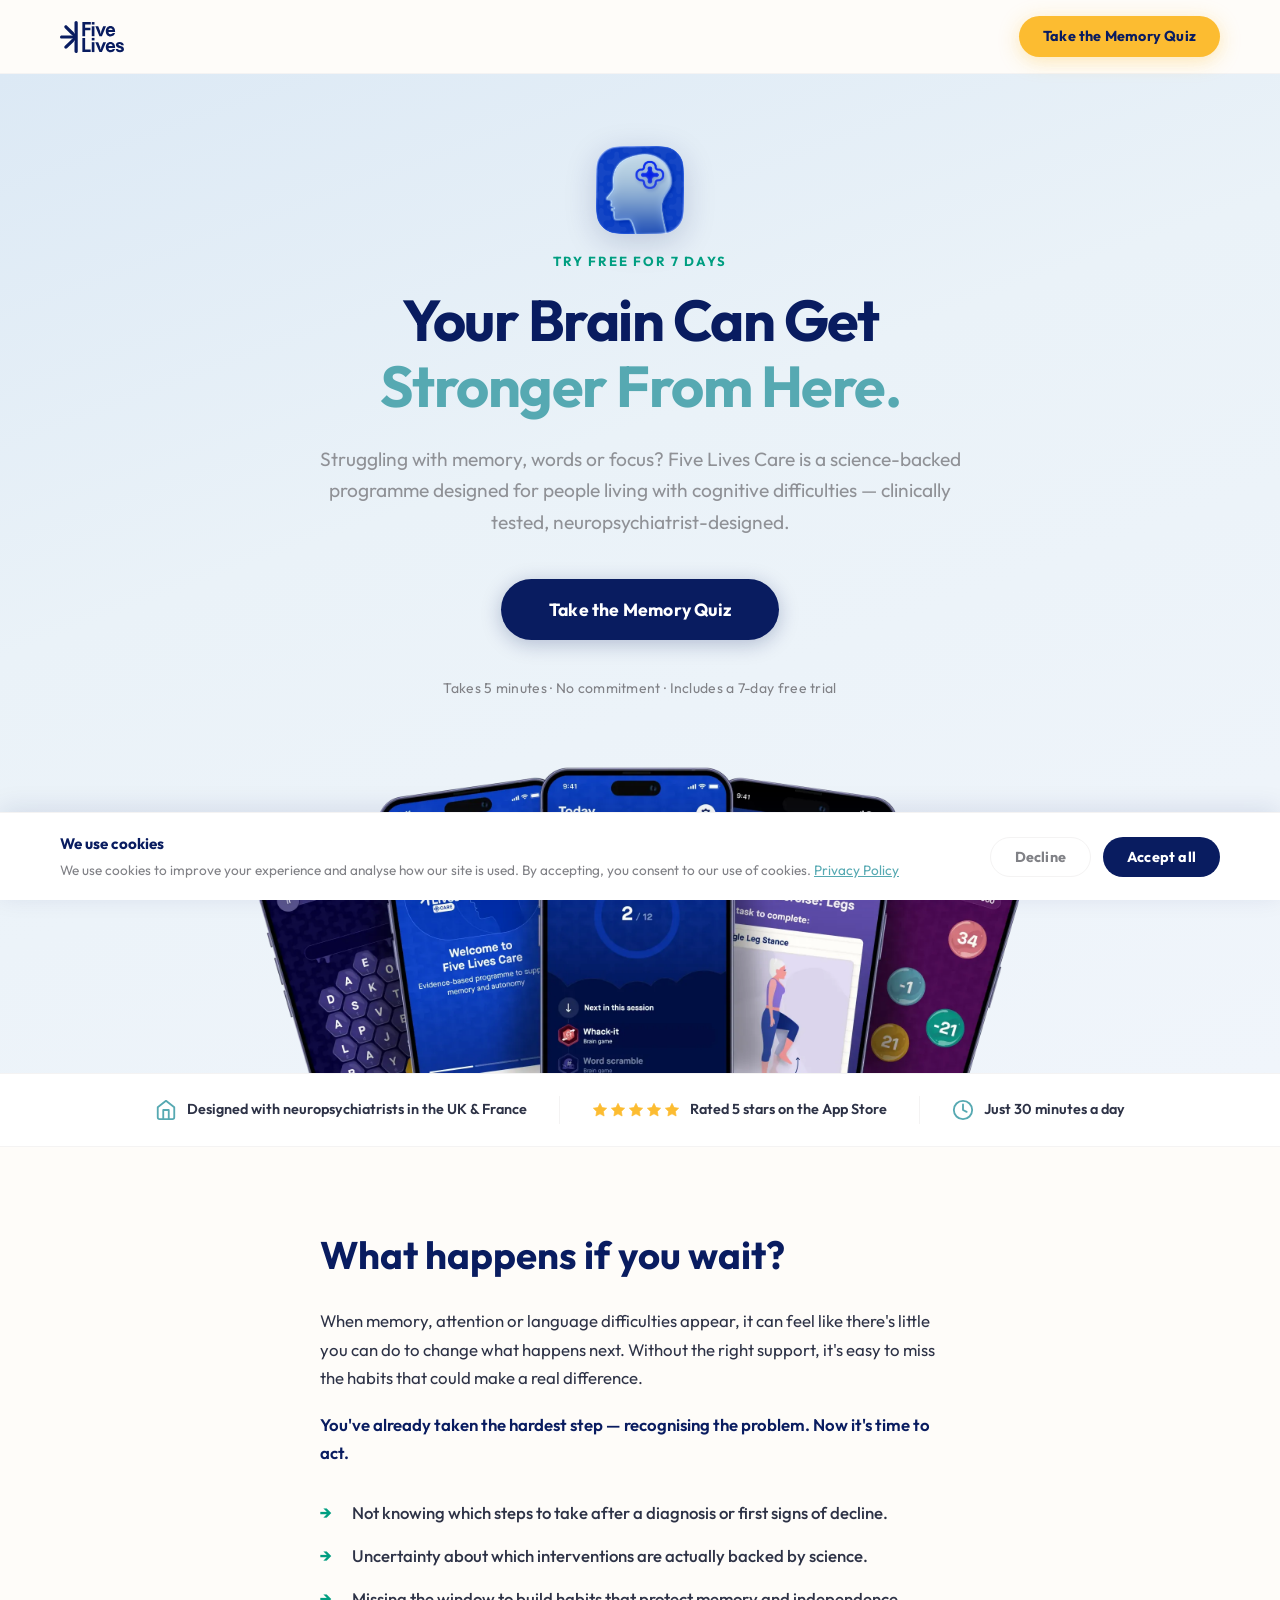
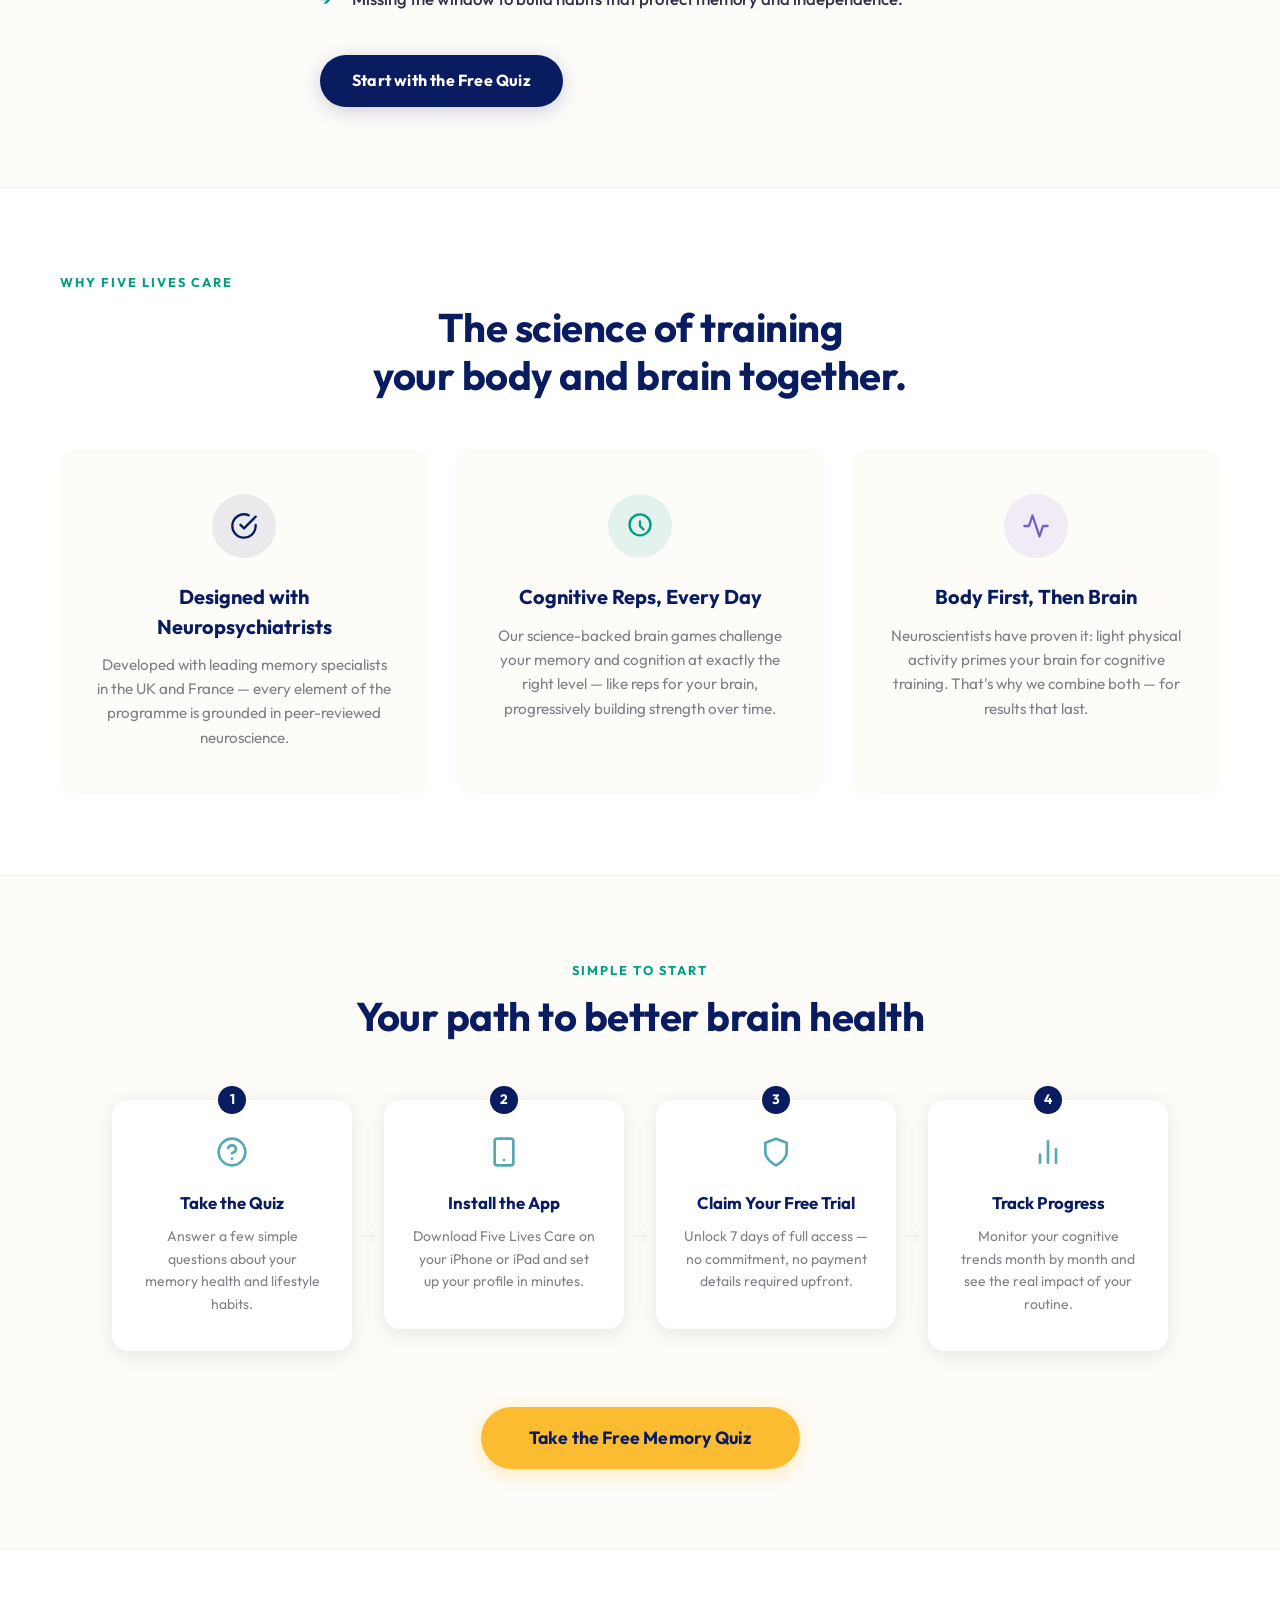
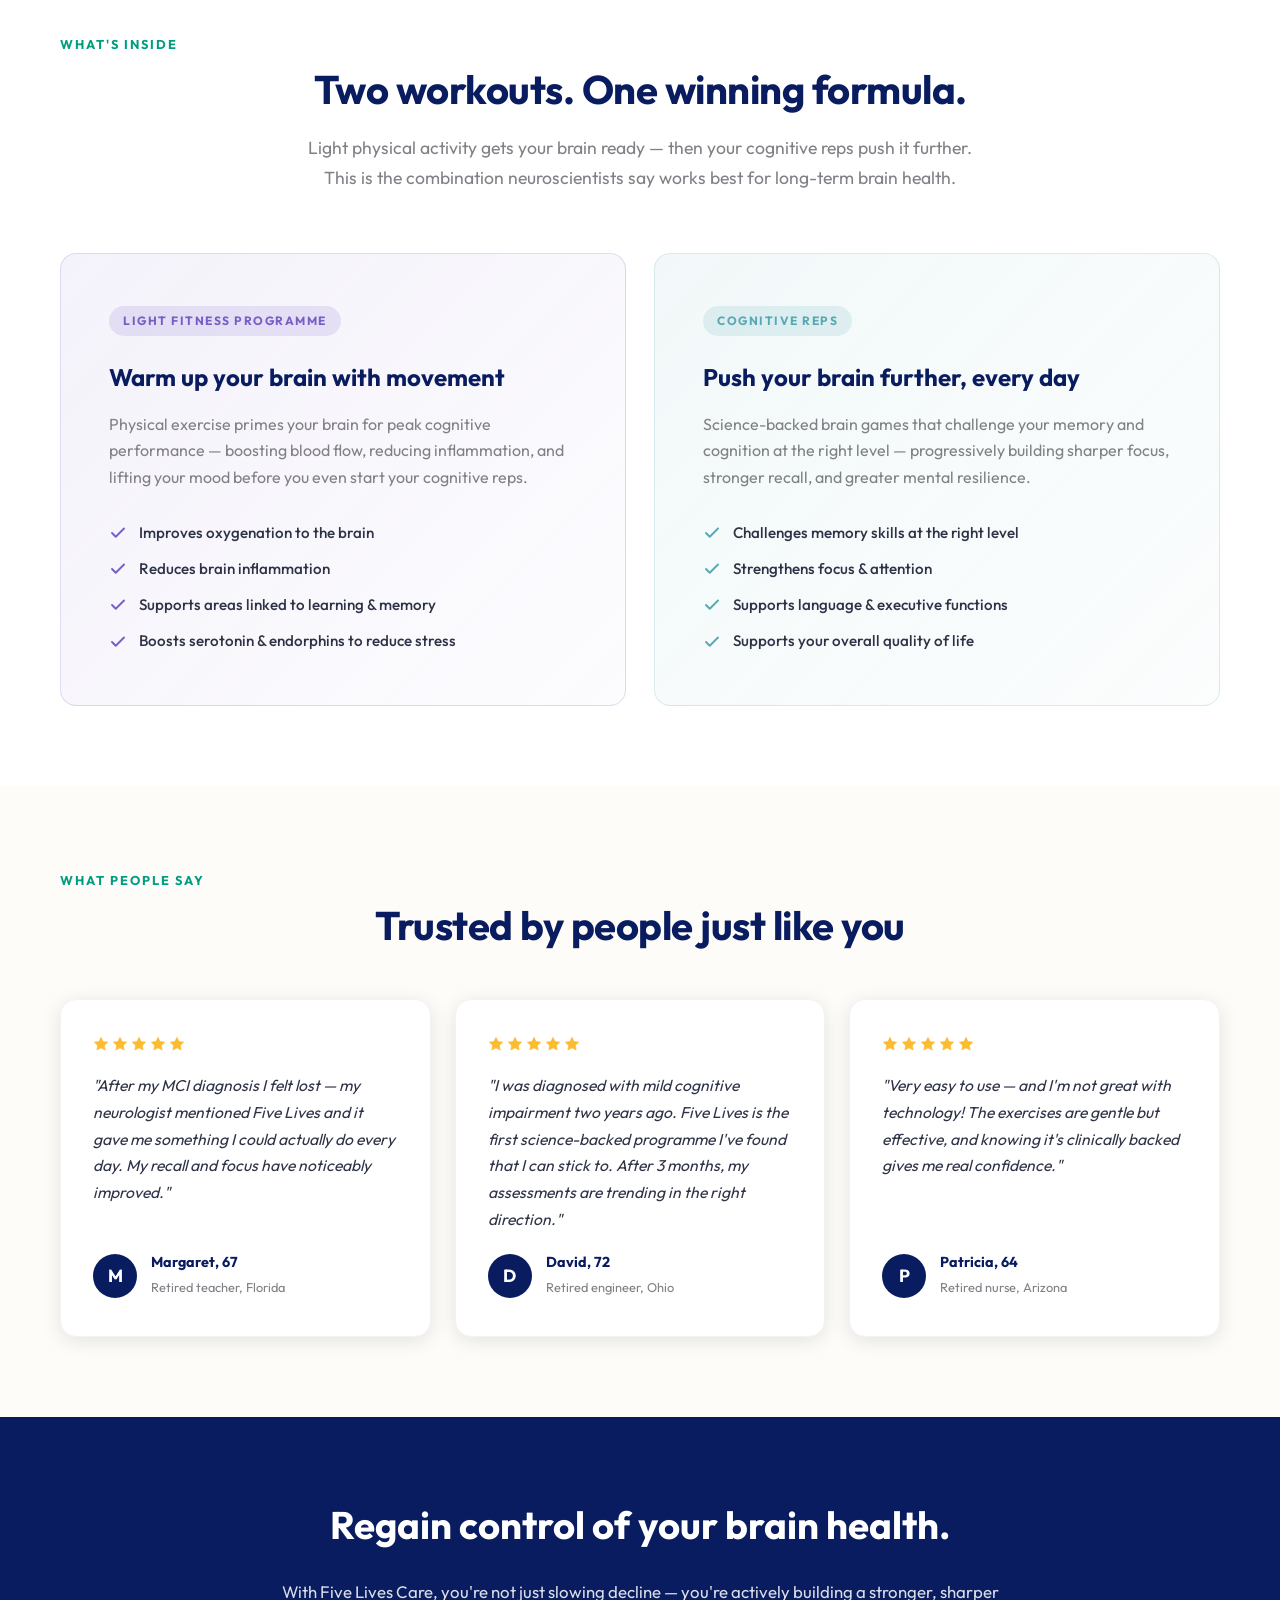
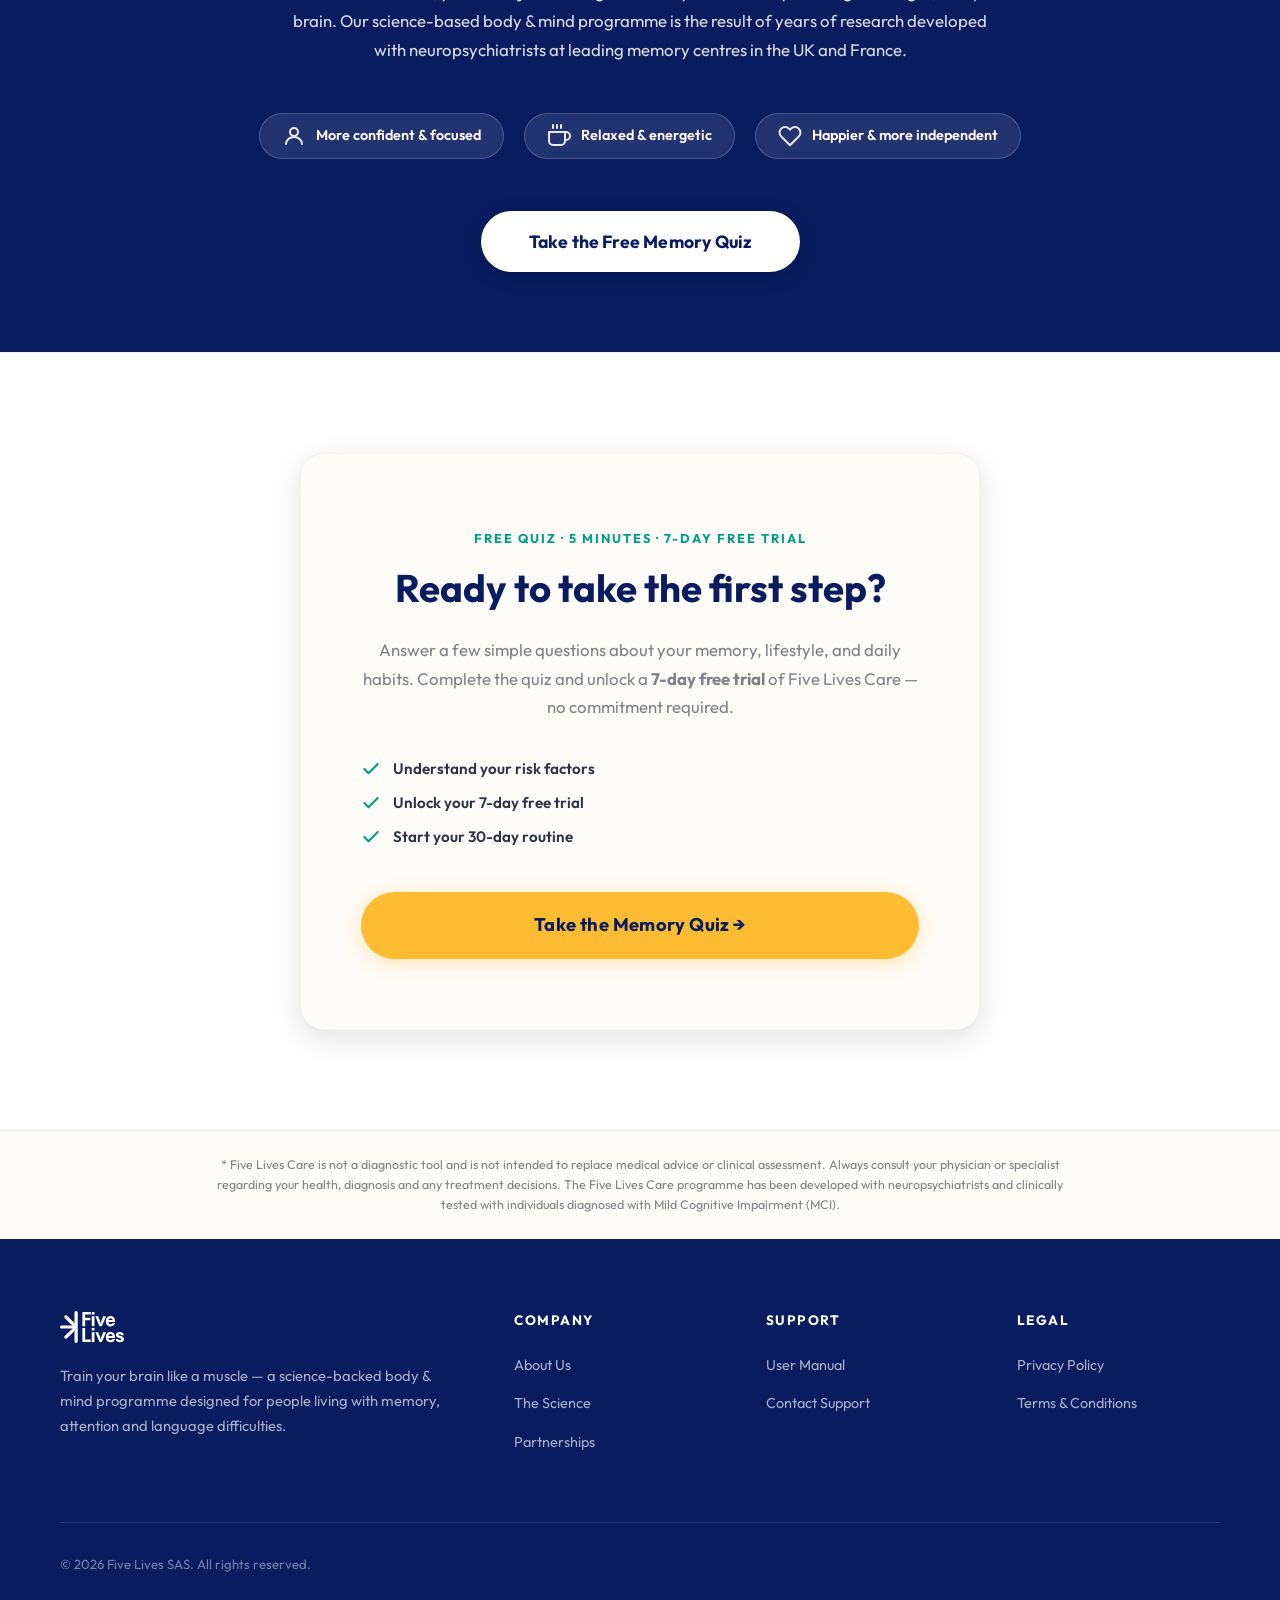
<file: en_getstronger.html>
<!DOCTYPE html>
<html lang="en">

<head>
    <meta charset="UTF-8">
    <meta name="viewport" content="width=device-width, initial-scale=1.0">
    <title>Five Lives Care | For People Living with Memory &amp; Cognitive Difficulties</title>
    <meta name="description"
        content="Designed for people experiencing memory, attention or language difficulties — including those diagnosed with Mild Cognitive Impairment (MCI). Five Lives Care is a neuropsychiatrist-designed programme combining science-backed cognitive training and light physical activity, clinically tested with MCI patients.">
    <!-- Google Tag Manager -->
    <script>(function(w,d,s,l,i){w[l]=w[l]||[];w[l].push({'gtm.start':
    new Date().getTime(),event:'gtm.js'});var f=d.getElementsByTagName(s)[0],
    j=d.createElement(s),dl=l!='dataLayer'?'&l='+l:'';j.async=true;j.src=
    'https://www.googletagmanager.com/gtm.js?id='+i+dl;f.parentNode.insertBefore(j,f);
    })(window,document,'script','dataLayer','GTM-PKSHT8H');</script>
    <!-- End Google Tag Manager -->
    <link rel="stylesheet" href="design_tokens.css">
    <link rel="stylesheet" href="style.css">
    <link href="https://fonts.googleapis.com/css2?family=Outfit:wght@400;500;600;700&display=swap" rel="stylesheet">
</head>

<body>
    <!-- Google Tag Manager (noscript) -->
    <noscript><iframe src="https://www.googletagmanager.com/ns.html?id=GTM-PKSHT8H"
    height="0" width="0" style="display:none;visibility:hidden"></iframe></noscript>
    <!-- End Google Tag Manager (noscript) -->

    <div class="page-wrapper">
    <!-- ===== HEADER ===== -->
    <header class="main-header">
        <div class="container header-content">
            <div class="logo">
                <img src="logo.svg" alt="Five Lives Logo" class="logo-icon">
            </div>
            <nav class="header-nav">
                <!-- UPDATE: Replace href with your quiz URL when ready -->
                <a href="#quiz" class="btn btn-primary btn-sm" data-quiz-cta="header">Take the Memory Quiz</a>
            </nav>
        </div>
    </header>

    <main>

        <!-- ===== HERO ===== -->
        <section class="hero reveal">
            <div class="container hero-container">
                <div class="hero-text">
                    <img src="five_lives_med_icon.webp" alt="Five Lives Care" class="hero-icon">
                    <p class="hero-label">Try free for 7 days</p>
                    <h1 class="hero-title">Your Brain Can Get<br><span class="hero-title-accent">Stronger From Here.</span></h1>
                    <p class="hero-subtitle">Struggling with memory, words or focus? Five Lives Care is a science-backed programme designed for people living with cognitive difficulties — clinically tested, neuropsychiatrist-designed.</p>
                    <div class="hero-buttons">
                        <!-- UPDATE: Replace href with your quiz URL when ready -->
                        <a href="#quiz" class="btn btn-hero-primary btn-large" data-quiz-cta="hero">Take the Memory Quiz</a>
                    </div>
                    <p class="hero-note">Takes 5 minutes &middot; No commitment &middot; Includes a 7-day free trial</p>
                </div>
                <div class="hero-image-wrap">
                    <img src="hero.webp" alt="Five Lives Care app screens" class="hero-image">
                </div>
            </div>
        </section>

        <!-- ===== TRUST BAR ===== -->
        <section class="trust-bar">
            <div class="container trust-bar-inner">
                <div class="trust-item">
                    <svg width="22" height="22" viewBox="0 0 24 24" fill="none" stroke="currentColor" stroke-width="2" stroke-linecap="round" stroke-linejoin="round"><path d="M3 9l9-7 9 7v11a2 2 0 0 1-2 2H5a2 2 0 0 1-2-2z"/><polyline points="9 22 9 12 15 12 15 22"/></svg>
                    <span>Designed with neuropsychiatrists in the UK &amp; France</span>
                </div>
                <div class="trust-divider"></div>
                <div class="trust-item">
                    <div class="stars">
                        <svg width="16" height="16" viewBox="0 0 24 24" fill="#fcbc31" stroke="#fcbc31" stroke-width="1"><polygon points="12 2 15.09 8.26 22 9.27 17 14.14 18.18 21.02 12 17.77 5.82 21.02 7 14.14 2 9.27 8.91 8.26 12 2"/></svg>
                        <svg width="16" height="16" viewBox="0 0 24 24" fill="#fcbc31" stroke="#fcbc31" stroke-width="1"><polygon points="12 2 15.09 8.26 22 9.27 17 14.14 18.18 21.02 12 17.77 5.82 21.02 7 14.14 2 9.27 8.91 8.26 12 2"/></svg>
                        <svg width="16" height="16" viewBox="0 0 24 24" fill="#fcbc31" stroke="#fcbc31" stroke-width="1"><polygon points="12 2 15.09 8.26 22 9.27 17 14.14 18.18 21.02 12 17.77 5.82 21.02 7 14.14 2 9.27 8.91 8.26 12 2"/></svg>
                        <svg width="16" height="16" viewBox="0 0 24 24" fill="#fcbc31" stroke="#fcbc31" stroke-width="1"><polygon points="12 2 15.09 8.26 22 9.27 17 14.14 18.18 21.02 12 17.77 5.82 21.02 7 14.14 2 9.27 8.91 8.26 12 2"/></svg>
                        <svg width="16" height="16" viewBox="0 0 24 24" fill="#fcbc31" stroke="#fcbc31" stroke-width="1"><polygon points="12 2 15.09 8.26 22 9.27 17 14.14 18.18 21.02 12 17.77 5.82 21.02 7 14.14 2 9.27 8.91 8.26 12 2"/></svg>
                    </div>
                    <span>Rated 5 stars on the App Store</span>
                </div>
                <div class="trust-divider"></div>
                <div class="trust-item">
                    <svg width="22" height="22" viewBox="0 0 24 24" fill="none" stroke="currentColor" stroke-width="2" stroke-linecap="round" stroke-linejoin="round"><circle cx="12" cy="12" r="10"/><polyline points="12 6 12 12 16 14"/></svg>
                    <span>Just 30 minutes a day</span>
                </div>
            </div>
        </section>

        <!-- ===== STAKES ===== -->
        <section class="stakes reveal">
            <div class="container stakes-content">
                <h2>What happens if you wait?</h2>
                <p>When memory, attention or language difficulties appear, it can feel like there's little you can do to
                    change what happens next. Without the right support, it's easy to miss the habits that could make a
                    real difference.</p>
                <p class="stakes-sub">You've already taken the hardest step — recognising the problem. Now it's time to act.</p>
                <ul class="stakes-list">
                    <li>Not knowing which steps to take after a diagnosis or first signs of decline.</li>
                    <li>Uncertainty about which interventions are actually backed by science.</li>
                    <li>Missing the window to build habits that protect memory and independence.</li>
                </ul>
                <a href="#quiz" class="btn btn-secondary">Start with the Free Quiz</a>
            </div>
        </section>

        <!-- ===== USPs ===== -->
        <section class="usps reveal">
            <div class="container">
                <p class="section-label">Why Five Lives Care</p>
                <h2 class="section-title">The science of training<br>your body and brain together.</h2>
                <div class="usp-grid">
                    <div class="usp-item">
                        <div class="usp-icon usp-icon--blue">
                            <svg width="28" height="28" viewBox="0 0 24 24" fill="none" stroke="currentColor" stroke-width="2" stroke-linecap="round" stroke-linejoin="round"><path d="M22 11.08V12a10 10 0 1 1-5.93-9.14"/><polyline points="22 4 12 14.01 9 11.01"/></svg>
                        </div>
                        <h3>Designed with Neuropsychiatrists</h3>
                        <p>Developed with leading memory specialists in the UK and France — every element of the programme is grounded in peer-reviewed neuroscience.</p>
                    </div>
                    <div class="usp-item">
                        <div class="usp-icon usp-icon--green">
                            <svg width="28" height="28" viewBox="0 0 24 24" fill="none" stroke="currentColor" stroke-width="2" stroke-linecap="round" stroke-linejoin="round"><path d="M12 2a9 9 0 1 0 0 18A9 9 0 0 0 12 2z"/><path d="M12 8v4l3 3"/></svg>
                        </div>
                        <h3>Cognitive Reps, Every Day</h3>
                        <p>Our science-backed brain games challenge your memory and cognition at exactly the right level — like reps for your brain, progressively building strength over time.</p>
                    </div>
                    <div class="usp-item">
                        <div class="usp-icon usp-icon--mauve">
                            <svg width="28" height="28" viewBox="0 0 24 24" fill="none" stroke="currentColor" stroke-width="2" stroke-linecap="round" stroke-linejoin="round"><polyline points="22 12 18 12 15 21 9 3 6 12 2 12"/></svg>
                        </div>
                        <h3>Body First, Then Brain</h3>
                        <p>Neuroscientists have proven it: light physical activity primes your brain for cognitive training. That's why we combine both — for results that last.</p>
                    </div>
                </div>
            </div>
        </section>

        <!-- ===== HOW IT WORKS ===== -->
        <section class="how-it-works reveal" id="how-it-works">
            <div class="container text-center">
                <p class="section-label">Simple to start</p>
                <h2 class="section-title">Your path to better brain health</h2>
                <div class="steps-grid">
                    <div class="step-card">
                        <div class="step-number">1</div>
                        <div class="step-icon">
                            <svg width="32" height="32" viewBox="0 0 24 24" fill="none" stroke="currentColor" stroke-width="2" stroke-linecap="round" stroke-linejoin="round"><circle cx="12" cy="12" r="10"/><path d="M9.09 9a3 3 0 0 1 5.83 1c0 2-3 3-3 3"/><line x1="12" y1="17" x2="12.01" y2="17"/></svg>
                        </div>
                        <h3>Take the Quiz</h3>
                        <p>Answer a few simple questions about your memory health and lifestyle habits.</p>
                    </div>
                    <div class="step-arrow">&#8594;</div>
                    <div class="step-card">
                        <div class="step-number">2</div>
                        <div class="step-icon">
                            <svg width="32" height="32" viewBox="0 0 24 24" fill="none" stroke="currentColor" stroke-width="2" stroke-linecap="round" stroke-linejoin="round"><rect x="5" y="2" width="14" height="20" rx="2" ry="2"/><line x1="12" y1="18" x2="12.01" y2="18"/></svg>
                        </div>
                        <h3>Install the App</h3>
                        <p>Download Five Lives Care on your iPhone or iPad and set up your profile in minutes.</p>
                    </div>
                    <div class="step-arrow">&#8594;</div>
                    <div class="step-card">
                        <div class="step-number">3</div>
                        <div class="step-icon">
                            <svg width="32" height="32" viewBox="0 0 24 24" fill="none" stroke="currentColor" stroke-width="2" stroke-linecap="round" stroke-linejoin="round"><path d="M12 22s8-4 8-10V5l-8-3-8 3v7c0 6 8 10 8 10z"/></svg>
                        </div>
                        <h3>Claim Your Free Trial</h3>
                        <p>Unlock 7 days of full access — no commitment, no payment details required upfront.</p>
                    </div>
                    <div class="step-arrow">&#8594;</div>
                    <div class="step-card">
                        <div class="step-number">4</div>
                        <div class="step-icon">
                            <svg width="32" height="32" viewBox="0 0 24 24" fill="none" stroke="currentColor" stroke-width="2" stroke-linecap="round" stroke-linejoin="round"><line x1="18" y1="20" x2="18" y2="10"/><line x1="12" y1="20" x2="12" y2="4"/><line x1="6" y1="20" x2="6" y2="14"/></svg>
                        </div>
                        <h3>Track Progress</h3>
                        <p>Monitor your cognitive trends month by month and see the real impact of your routine.</p>
                    </div>
                </div>
                <a href="#quiz" class="btn btn-primary btn-large" data-quiz-cta="how-it-works">Take the Free Memory Quiz</a>
            </div>
        </section>

        <!-- ===== FEATURES ===== -->
        <section class="features reveal">
            <div class="container">
                <p class="section-label">What's inside</p>
                <h2 class="section-title text-center">Two workouts. One winning formula.</h2>
                <p class="section-desc text-center">Light physical activity gets your brain ready — then your cognitive reps push it further. This is the combination neuroscientists say works best for long-term brain health.</p>

                <div class="features-grid">
                    <div class="feature-pillar pillar--physical">
                        <div class="pillar-badge">Light Fitness Programme</div>
                        <h3>Warm up your brain with movement</h3>
                        <p>Physical exercise primes your brain for peak cognitive performance — boosting blood flow, reducing inflammation, and lifting your mood before you even start your cognitive reps.</p>
                        <ul class="feature-list">
                            <li>
                                <svg width="18" height="18" viewBox="0 0 24 24" fill="none" stroke="currentColor" stroke-width="2.5" stroke-linecap="round" stroke-linejoin="round"><polyline points="20 6 9 17 4 12"/></svg>
                                Improves oxygenation to the brain
                            </li>
                            <li>
                                <svg width="18" height="18" viewBox="0 0 24 24" fill="none" stroke="currentColor" stroke-width="2.5" stroke-linecap="round" stroke-linejoin="round"><polyline points="20 6 9 17 4 12"/></svg>
                                Reduces brain inflammation
                            </li>
                            <li>
                                <svg width="18" height="18" viewBox="0 0 24 24" fill="none" stroke="currentColor" stroke-width="2.5" stroke-linecap="round" stroke-linejoin="round"><polyline points="20 6 9 17 4 12"/></svg>
                                Supports areas linked to learning &amp; memory
                            </li>
                            <li>
                                <svg width="18" height="18" viewBox="0 0 24 24" fill="none" stroke="currentColor" stroke-width="2.5" stroke-linecap="round" stroke-linejoin="round"><polyline points="20 6 9 17 4 12"/></svg>
                                Boosts serotonin &amp; endorphins to reduce stress
                            </li>
                        </ul>
                    </div>

                    <div class="feature-pillar pillar--mental">
                        <div class="pillar-badge">Cognitive Reps</div>
                        <h3>Push your brain further, every day</h3>
                        <p>Science-backed brain games that challenge your memory and cognition at the right level — progressively building sharper focus, stronger recall, and greater mental resilience.</p>
                        <ul class="feature-list">
                            <li>
                                <svg width="18" height="18" viewBox="0 0 24 24" fill="none" stroke="currentColor" stroke-width="2.5" stroke-linecap="round" stroke-linejoin="round"><polyline points="20 6 9 17 4 12"/></svg>
                                Challenges memory skills at the right level
                            </li>
                            <li>
                                <svg width="18" height="18" viewBox="0 0 24 24" fill="none" stroke="currentColor" stroke-width="2.5" stroke-linecap="round" stroke-linejoin="round"><polyline points="20 6 9 17 4 12"/></svg>
                                Strengthens focus &amp; attention
                            </li>
                            <li>
                                <svg width="18" height="18" viewBox="0 0 24 24" fill="none" stroke="currentColor" stroke-width="2.5" stroke-linecap="round" stroke-linejoin="round"><polyline points="20 6 9 17 4 12"/></svg>
                                Supports language &amp; executive functions
                            </li>
                            <li>
                                <svg width="18" height="18" viewBox="0 0 24 24" fill="none" stroke="currentColor" stroke-width="2.5" stroke-linecap="round" stroke-linejoin="round"><polyline points="20 6 9 17 4 12"/></svg>
                                Supports your overall quality of life
                            </li>
                        </ul>
                    </div>
                </div>
            </div>
        </section>

        <!-- ===== TESTIMONIALS ===== -->
        <!-- UPDATE: Replace these with real testimonials/app store reviews -->
        <section class="testimonials reveal">
            <div class="container">
                <p class="section-label">What people say</p>
                <h2 class="section-title text-center">Trusted by people just like you</h2>
                <div class="testimonials-grid">
                    <div class="testimonial-card">
                        <div class="testimonial-stars">
                            <svg width="16" height="16" viewBox="0 0 24 24" fill="#fcbc31" stroke="#fcbc31" stroke-width="1"><polygon points="12 2 15.09 8.26 22 9.27 17 14.14 18.18 21.02 12 17.77 5.82 21.02 7 14.14 2 9.27 8.91 8.26 12 2"/></svg>
                            <svg width="16" height="16" viewBox="0 0 24 24" fill="#fcbc31" stroke="#fcbc31" stroke-width="1"><polygon points="12 2 15.09 8.26 22 9.27 17 14.14 18.18 21.02 12 17.77 5.82 21.02 7 14.14 2 9.27 8.91 8.26 12 2"/></svg>
                            <svg width="16" height="16" viewBox="0 0 24 24" fill="#fcbc31" stroke="#fcbc31" stroke-width="1"><polygon points="12 2 15.09 8.26 22 9.27 17 14.14 18.18 21.02 12 17.77 5.82 21.02 7 14.14 2 9.27 8.91 8.26 12 2"/></svg>
                            <svg width="16" height="16" viewBox="0 0 24 24" fill="#fcbc31" stroke="#fcbc31" stroke-width="1"><polygon points="12 2 15.09 8.26 22 9.27 17 14.14 18.18 21.02 12 17.77 5.82 21.02 7 14.14 2 9.27 8.91 8.26 12 2"/></svg>
                            <svg width="16" height="16" viewBox="0 0 24 24" fill="#fcbc31" stroke="#fcbc31" stroke-width="1"><polygon points="12 2 15.09 8.26 22 9.27 17 14.14 18.18 21.02 12 17.77 5.82 21.02 7 14.14 2 9.27 8.91 8.26 12 2"/></svg>
                        </div>
                        <p class="testimonial-quote">"After my MCI diagnosis I felt lost — my neurologist mentioned Five Lives and it gave me something I could actually do every day. My recall and focus have noticeably improved."</p>
                        <div class="testimonial-author">
                            <div class="author-avatar">M</div>
                            <div>
                                <strong>Margaret, 67</strong>
                                <span>Retired teacher, Florida</span>
                            </div>
                        </div>
                    </div>
                    <div class="testimonial-card">
                        <div class="testimonial-stars">
                            <svg width="16" height="16" viewBox="0 0 24 24" fill="#fcbc31" stroke="#fcbc31" stroke-width="1"><polygon points="12 2 15.09 8.26 22 9.27 17 14.14 18.18 21.02 12 17.77 5.82 21.02 7 14.14 2 9.27 8.91 8.26 12 2"/></svg>
                            <svg width="16" height="16" viewBox="0 0 24 24" fill="#fcbc31" stroke="#fcbc31" stroke-width="1"><polygon points="12 2 15.09 8.26 22 9.27 17 14.14 18.18 21.02 12 17.77 5.82 21.02 7 14.14 2 9.27 8.91 8.26 12 2"/></svg>
                            <svg width="16" height="16" viewBox="0 0 24 24" fill="#fcbc31" stroke="#fcbc31" stroke-width="1"><polygon points="12 2 15.09 8.26 22 9.27 17 14.14 18.18 21.02 12 17.77 5.82 21.02 7 14.14 2 9.27 8.91 8.26 12 2"/></svg>
                            <svg width="16" height="16" viewBox="0 0 24 24" fill="#fcbc31" stroke="#fcbc31" stroke-width="1"><polygon points="12 2 15.09 8.26 22 9.27 17 14.14 18.18 21.02 12 17.77 5.82 21.02 7 14.14 2 9.27 8.91 8.26 12 2"/></svg>
                            <svg width="16" height="16" viewBox="0 0 24 24" fill="#fcbc31" stroke="#fcbc31" stroke-width="1"><polygon points="12 2 15.09 8.26 22 9.27 17 14.14 18.18 21.02 12 17.77 5.82 21.02 7 14.14 2 9.27 8.91 8.26 12 2"/></svg>
                        </div>
                        <p class="testimonial-quote">"I was diagnosed with mild cognitive impairment two years ago. Five Lives is the first science-backed programme I've found that I can stick to. After 3 months, my assessments are trending in the right direction."</p>
                        <div class="testimonial-author">
                            <div class="author-avatar">D</div>
                            <div>
                                <strong>David, 72</strong>
                                <span>Retired engineer, Ohio</span>
                            </div>
                        </div>
                    </div>
                    <div class="testimonial-card">
                        <div class="testimonial-stars">
                            <svg width="16" height="16" viewBox="0 0 24 24" fill="#fcbc31" stroke="#fcbc31" stroke-width="1"><polygon points="12 2 15.09 8.26 22 9.27 17 14.14 18.18 21.02 12 17.77 5.82 21.02 7 14.14 2 9.27 8.91 8.26 12 2"/></svg>
                            <svg width="16" height="16" viewBox="0 0 24 24" fill="#fcbc31" stroke="#fcbc31" stroke-width="1"><polygon points="12 2 15.09 8.26 22 9.27 17 14.14 18.18 21.02 12 17.77 5.82 21.02 7 14.14 2 9.27 8.91 8.26 12 2"/></svg>
                            <svg width="16" height="16" viewBox="0 0 24 24" fill="#fcbc31" stroke="#fcbc31" stroke-width="1"><polygon points="12 2 15.09 8.26 22 9.27 17 14.14 18.18 21.02 12 17.77 5.82 21.02 7 14.14 2 9.27 8.91 8.26 12 2"/></svg>
                            <svg width="16" height="16" viewBox="0 0 24 24" fill="#fcbc31" stroke="#fcbc31" stroke-width="1"><polygon points="12 2 15.09 8.26 22 9.27 17 14.14 18.18 21.02 12 17.77 5.82 21.02 7 14.14 2 9.27 8.91 8.26 12 2"/></svg>
                            <svg width="16" height="16" viewBox="0 0 24 24" fill="#fcbc31" stroke="#fcbc31" stroke-width="1"><polygon points="12 2 15.09 8.26 22 9.27 17 14.14 18.18 21.02 12 17.77 5.82 21.02 7 14.14 2 9.27 8.91 8.26 12 2"/></svg>
                        </div>
                        <p class="testimonial-quote">"Very easy to use — and I'm not great with technology! The exercises are gentle but effective, and knowing it's clinically backed gives me real confidence."</p>
                        <div class="testimonial-author">
                            <div class="author-avatar">P</div>
                            <div>
                                <strong>Patricia, 64</strong>
                                <span>Retired nurse, Arizona</span>
                            </div>
                        </div>
                    </div>
                </div>
            </div>
        </section>

        <!-- ===== VALUE PROP (dark band) ===== -->
        <section class="value-prop reveal">
            <div class="container text-center">
                <h2>Regain control of your brain health.</h2>
                <p class="value-desc">With Five Lives Care, you're not just slowing decline — you're actively building a stronger, sharper brain. Our science-based body &amp; mind programme is the result of years of research developed with neuropsychiatrists at leading memory centres in the UK and France.</p>
                <div class="value-badges">
                    <div class="value-badge">
                        <svg width="24" height="24" viewBox="0 0 24 24" fill="none" stroke="currentColor" stroke-width="2" stroke-linecap="round" stroke-linejoin="round"><circle cx="12" cy="8" r="4"/><path d="M4 20c0-4 3.6-7 8-7s8 3 8 7"/></svg>
                        More confident &amp; focused
                    </div>
                    <div class="value-badge">
                        <svg width="24" height="24" viewBox="0 0 24 24" fill="none" stroke="currentColor" stroke-width="2" stroke-linecap="round" stroke-linejoin="round"><path d="M18 8h1a4 4 0 0 1 0 8h-1"/><path d="M2 8h16v9a4 4 0 0 1-4 4H6a4 4 0 0 1-4-4V8z"/><line x1="6" y1="1" x2="6" y2="4"/><line x1="10" y1="1" x2="10" y2="4"/><line x1="14" y1="1" x2="14" y2="4"/></svg>
                        Relaxed &amp; energetic
                    </div>
                    <div class="value-badge">
                        <svg width="24" height="24" viewBox="0 0 24 24" fill="none" stroke="currentColor" stroke-width="2" stroke-linecap="round" stroke-linejoin="round"><path d="M20.84 4.61a5.5 5.5 0 0 0-7.78 0L12 5.67l-1.06-1.06a5.5 5.5 0 0 0-7.78 7.78l1.06 1.06L12 21.23l7.78-7.78 1.06-1.06a5.5 5.5 0 0 0 0-7.78z"/></svg>
                        Happier &amp; more independent
                    </div>
                </div>
                <a href="#quiz" class="btn btn-cta-white btn-large" data-quiz-cta="trust-section">Take the Free Memory Quiz</a>
            </div>
        </section>

        <!-- ===== QUIZ CTA ===== -->
        <section class="quiz-section" id="quiz">
            <div class="container text-center">
                <div class="quiz-card">
                    <p class="section-label">Free quiz &middot; 5 minutes &middot; 7-day free trial</p>
                    <h2>Ready to take the first step?</h2>
                    <p class="quiz-desc">Answer a few simple questions about your memory, lifestyle, and daily habits. Complete the quiz and unlock a <strong>7-day free trial</strong> of Five Lives Care — no commitment required.</p>
                    <div class="quiz-points">
                        <div class="quiz-point">
                            <svg width="20" height="20" viewBox="0 0 24 24" fill="none" stroke="currentColor" stroke-width="2.5" stroke-linecap="round" stroke-linejoin="round"><polyline points="20 6 9 17 4 12"/></svg>
                            Understand your risk factors
                        </div>
                        <div class="quiz-point">
                            <svg width="20" height="20" viewBox="0 0 24 24" fill="none" stroke="currentColor" stroke-width="2.5" stroke-linecap="round" stroke-linejoin="round"><polyline points="20 6 9 17 4 12"/></svg>
                            Unlock your 7-day free trial
                        </div>
                        <div class="quiz-point">
                            <svg width="20" height="20" viewBox="0 0 24 24" fill="none" stroke="currentColor" stroke-width="2.5" stroke-linecap="round" stroke-linejoin="round"><polyline points="20 6 9 17 4 12"/></svg>
                            Start your 30-day routine
                        </div>
                    </div>
                    <!-- UPDATE: Replace href with your actual quiz URL -->
                    <a href="#" class="btn btn-primary btn-large quiz-cta-btn" data-quiz-cta="quiz-section">Take the Memory Quiz &rarr;</a>
                </div>
            </div>
        </section>


    </main>

    <!-- ===== MEDICAL DISCLAIMER ===== -->
    <section class="disclaimer-section">
        <div class="container">
            <p class="disclaimer-text">* Five Lives Care is not a diagnostic tool and is not intended to replace medical advice or clinical assessment. Always consult your physician or specialist regarding your health, diagnosis and any treatment decisions. The Five Lives Care programme has been developed with neuropsychiatrists and clinically tested with individuals diagnosed with Mild Cognitive Impairment (MCI).</p>
        </div>
    </section>

    <!-- ===== FOOTER ===== -->
    <footer class="main-footer">
        <div class="container">
            <div class="footer-grid">
                <div class="footer-brand">
                    <div class="logo footer-logo">
                        <img src="logo.svg" alt="Five Lives Logo" class="logo-icon logo-icon--white">
                    </div>
                    <p class="footer-tagline">Train your brain like a muscle — a science-backed body &amp; mind programme designed for people living with memory, attention and language difficulties.</p>
                </div>

                <div class="footer-links-group">
                    <h4 class="footer-heading">Company</h4>
                    <ul class="footer-links">
                        <li><a href="https://www.fivelives.health/about" target="_blank" rel="noopener noreferrer">About Us</a></li>
                        <li><a href="https://www.fivelives.health/science" target="_blank" rel="noopener noreferrer">The Science</a></li>
                        <li><a href="https://www.fivelives.health/partnerships" target="_blank" rel="noopener noreferrer">Partnerships</a></li>
                    </ul>
                </div>

                <div class="footer-links-group">
                    <h4 class="footer-heading">Support</h4>
                    <ul class="footer-links">
                        <li><a href="https://www.fivelives.health/user-manual" target="_blank" rel="noopener noreferrer">User Manual</a></li>
                        <li><a href="mailto:support@fivelives.health">Contact Support</a></li>
                    </ul>
                </div>

                <div class="footer-links-group">
                    <h4 class="footer-heading">Legal</h4>
                    <ul class="footer-links">
                        <li><a href="https://www.fivelives.health/privacy-policy" target="_blank" rel="noopener noreferrer">Privacy Policy</a></li>
                        <li><a href="https://www.fivelives.health/terms-and-conditions" target="_blank" rel="noopener noreferrer">Terms &amp; Conditions</a></li>
                    </ul>
                </div>
            </div>

            <div class="footer-bottom">
                <p class="footer-copyright">&copy; 2026 Five Lives SAS. All rights reserved.</p>
            </div>
        </div>
    </footer>
    </div><!-- /.page-wrapper -->


    <!-- ===== COOKIE CONSENT BANNER ===== -->
    <div class="cookie-banner" id="cookieBanner" role="dialog" aria-label="Cookie consent">
        <div class="cookie-banner-inner">
            <div class="cookie-text">
                <strong>We use cookies</strong>
                <p>We use cookies to improve your experience and analyse how our site is used. By accepting, you consent to our use of cookies. <a href="https://www.fivelives.health/privacy-policy" target="_blank" rel="noopener noreferrer">Privacy Policy</a></p>
            </div>
            <div class="cookie-actions">
                <button class="btn cookie-btn-decline" id="cookieDecline">Decline</button>
                <button class="btn cookie-btn-accept" id="cookieAccept">Accept all</button>
            </div>
        </div>
    </div>

    <script>
        // Scroll reveal animation
        const revealEls = document.querySelectorAll('.reveal');
        const observer = new IntersectionObserver((entries) => {
            entries.forEach(el => {
                if (el.isIntersecting) {
                    el.target.classList.add('visible');
                    observer.unobserve(el.target);
                }
            });
        }, { threshold: 0.12 });
        revealEls.forEach(el => observer.observe(el));

        // Cookie consent banner
        (function() {
            var banner = document.getElementById('cookieBanner');
            var consent = localStorage.getItem('cookie_consent');
            if (!consent) {
                banner.classList.add('visible');
            }

            function setConsent(value) {
                localStorage.setItem('cookie_consent', value);
                banner.classList.remove('visible');
                window.dataLayer = window.dataLayer || [];
                window.dataLayer.push({
                    event: 'cookie_consent',
                    consent_status: value
                });
            }

            document.getElementById('cookieAccept').addEventListener('click', function() {
                setConsent('accepted');
            });
            document.getElementById('cookieDecline').addEventListener('click', function() {
                setConsent('declined');
            });
        })();

        // Quiz CTA click events
        document.querySelectorAll('[data-quiz-cta]').forEach(function(btn) {
            btn.addEventListener('click', function() {
                window.dataLayer = window.dataLayer || [];
                window.dataLayer.push({
                    event: 'quiz_cta_click',
                    cta_location: this.getAttribute('data-quiz-cta')
                });
            });
        });
    </script>

</body>

</html>
</file>
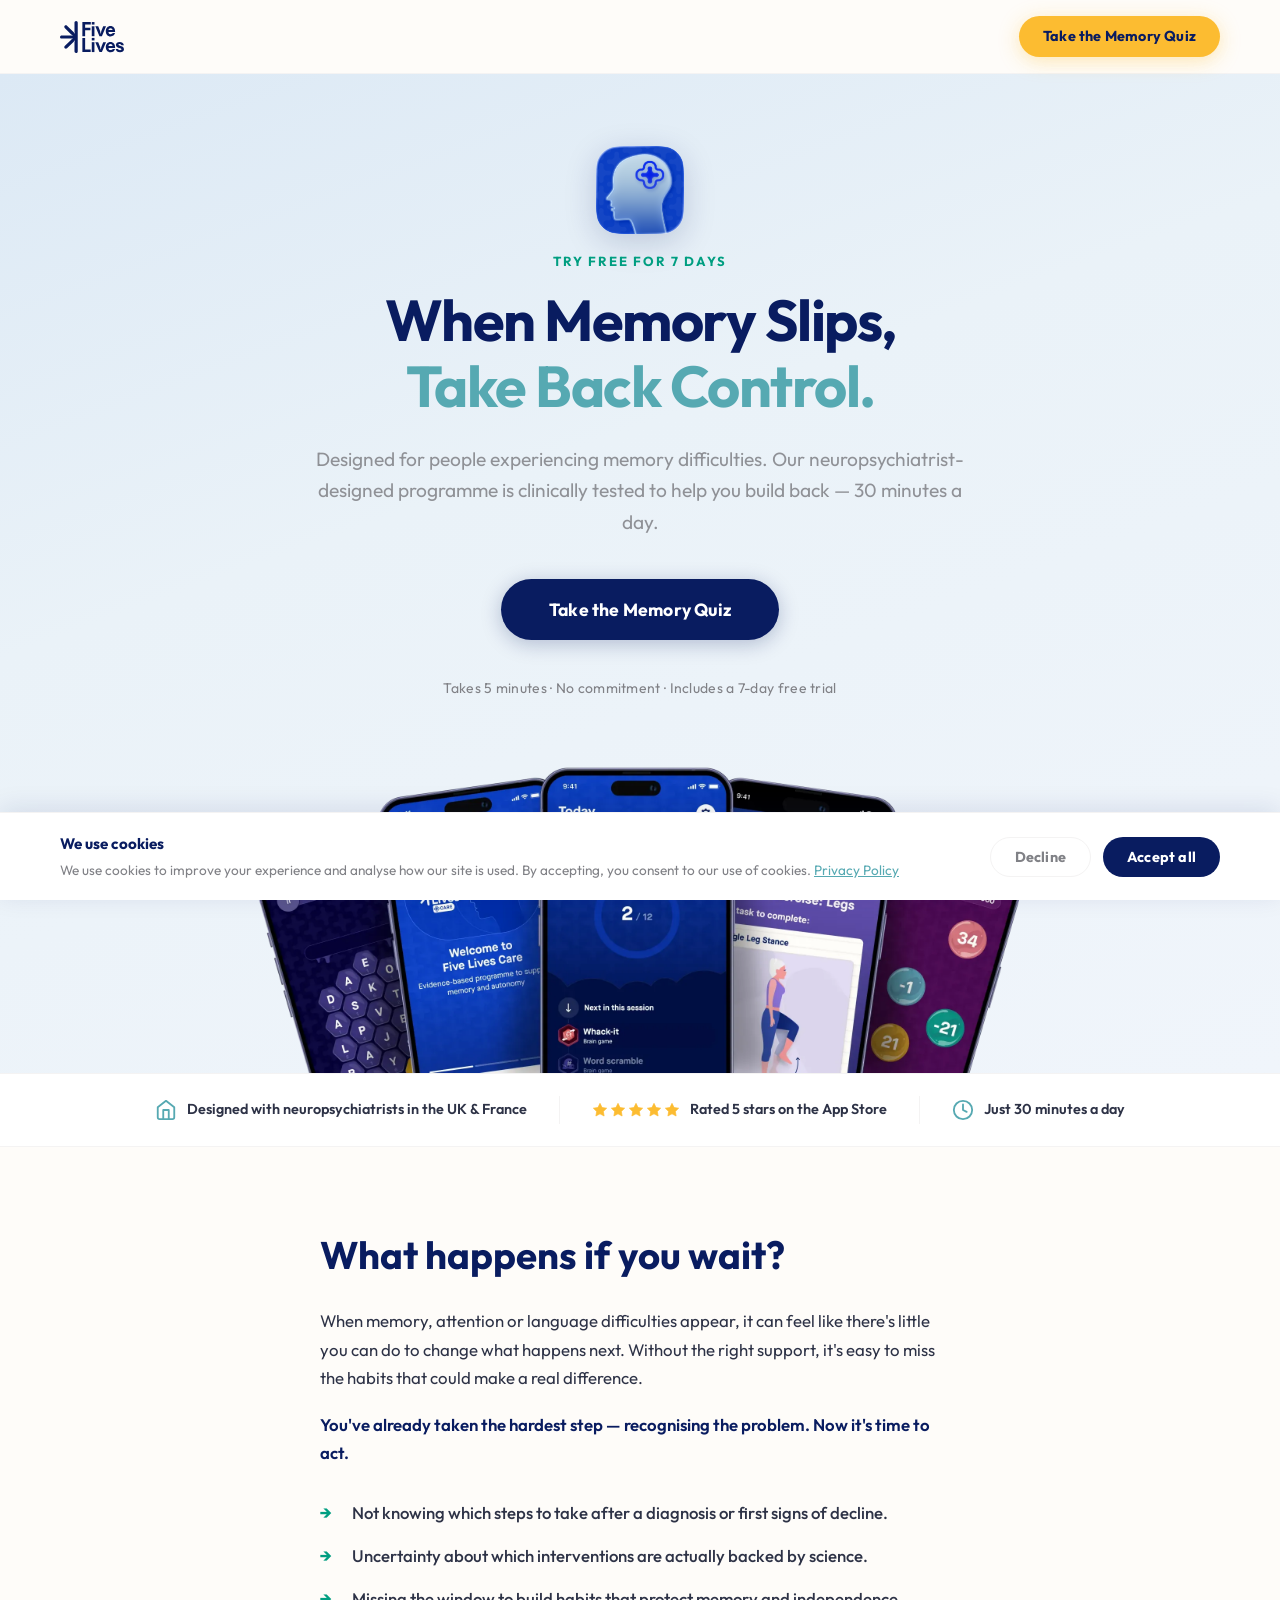
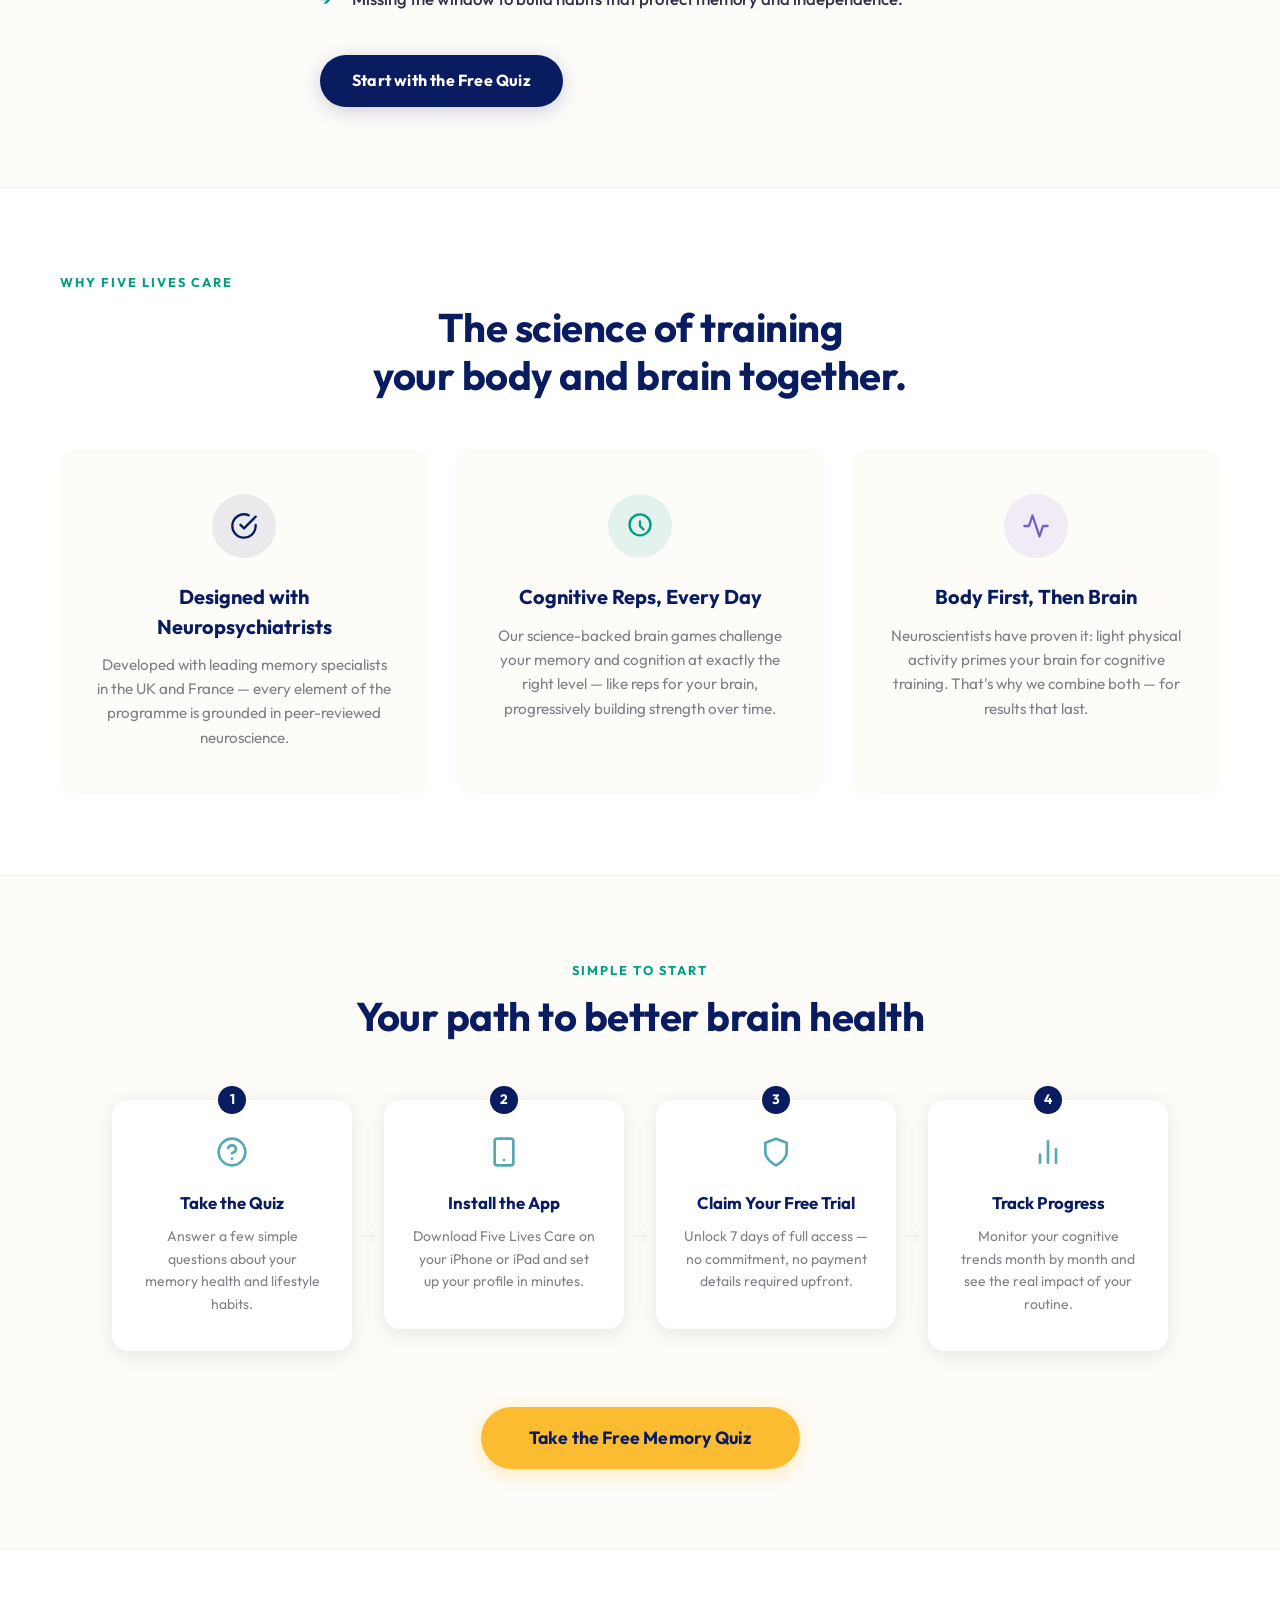
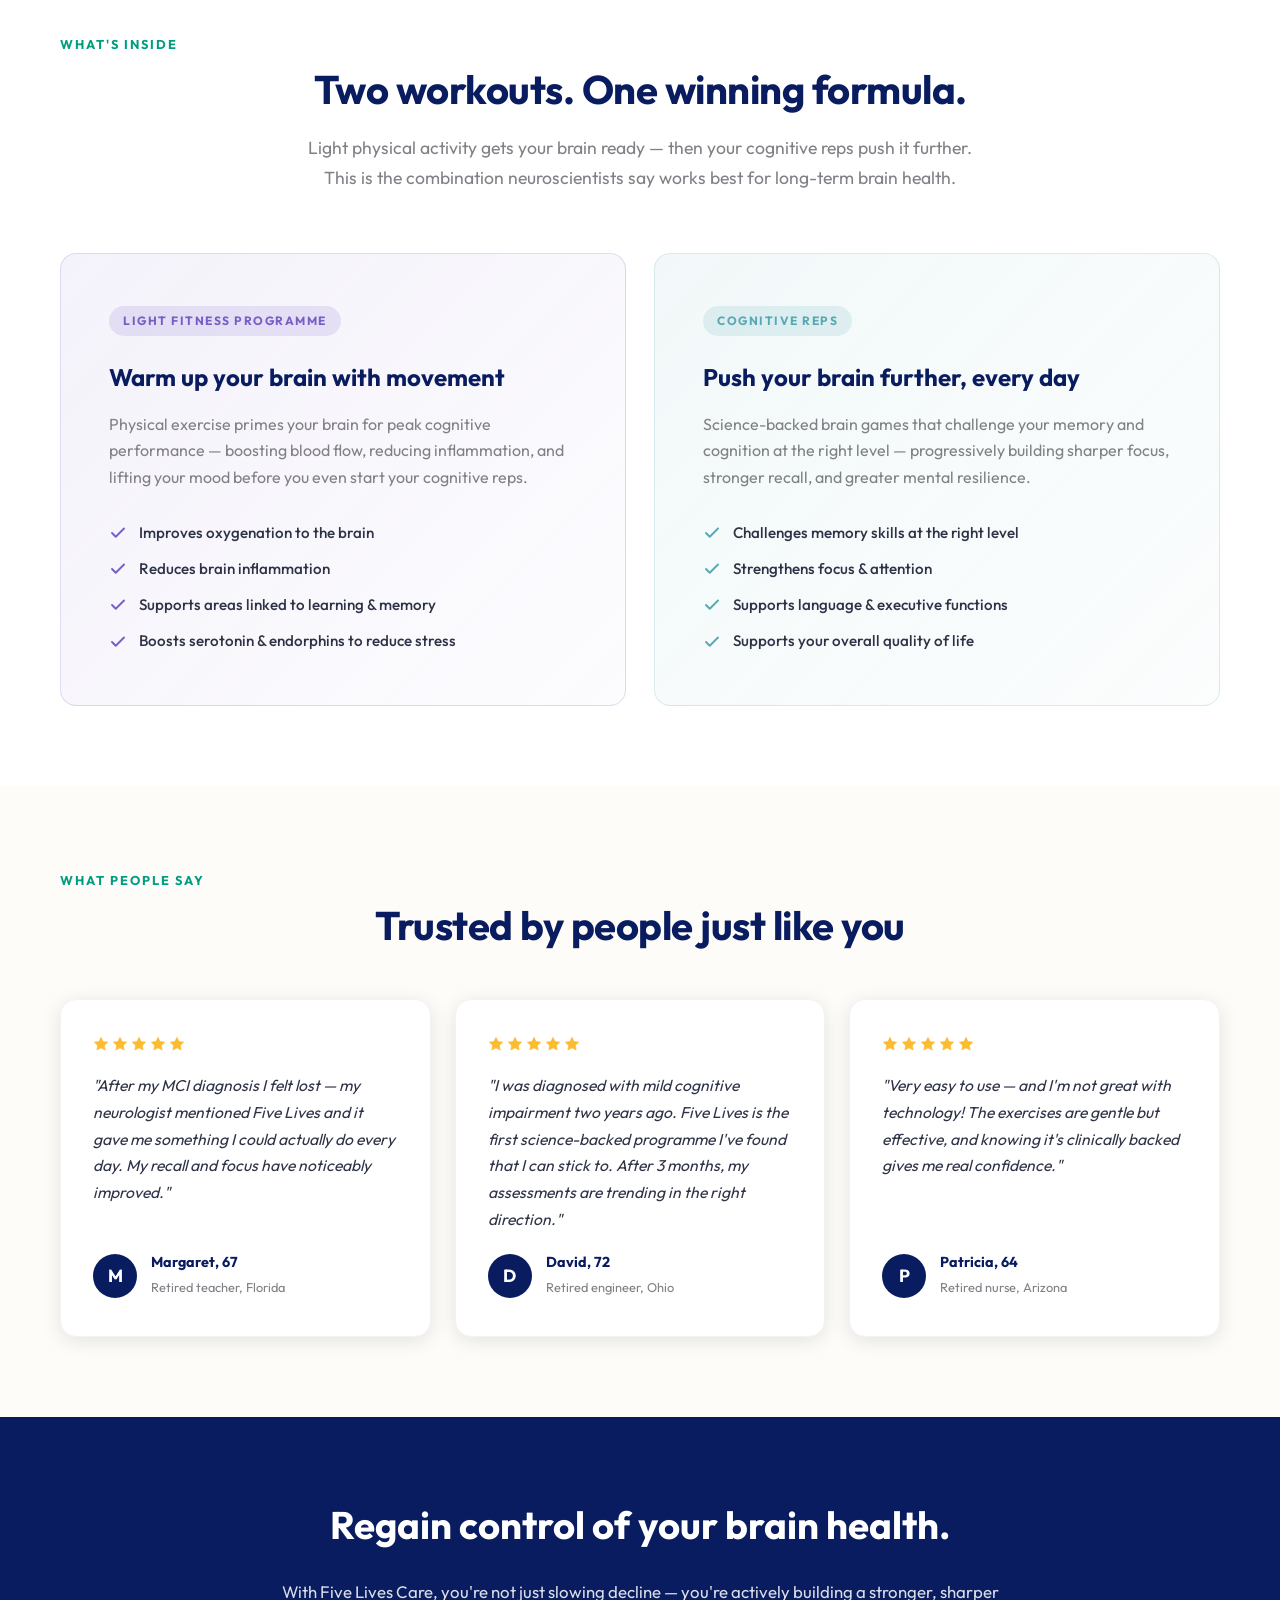
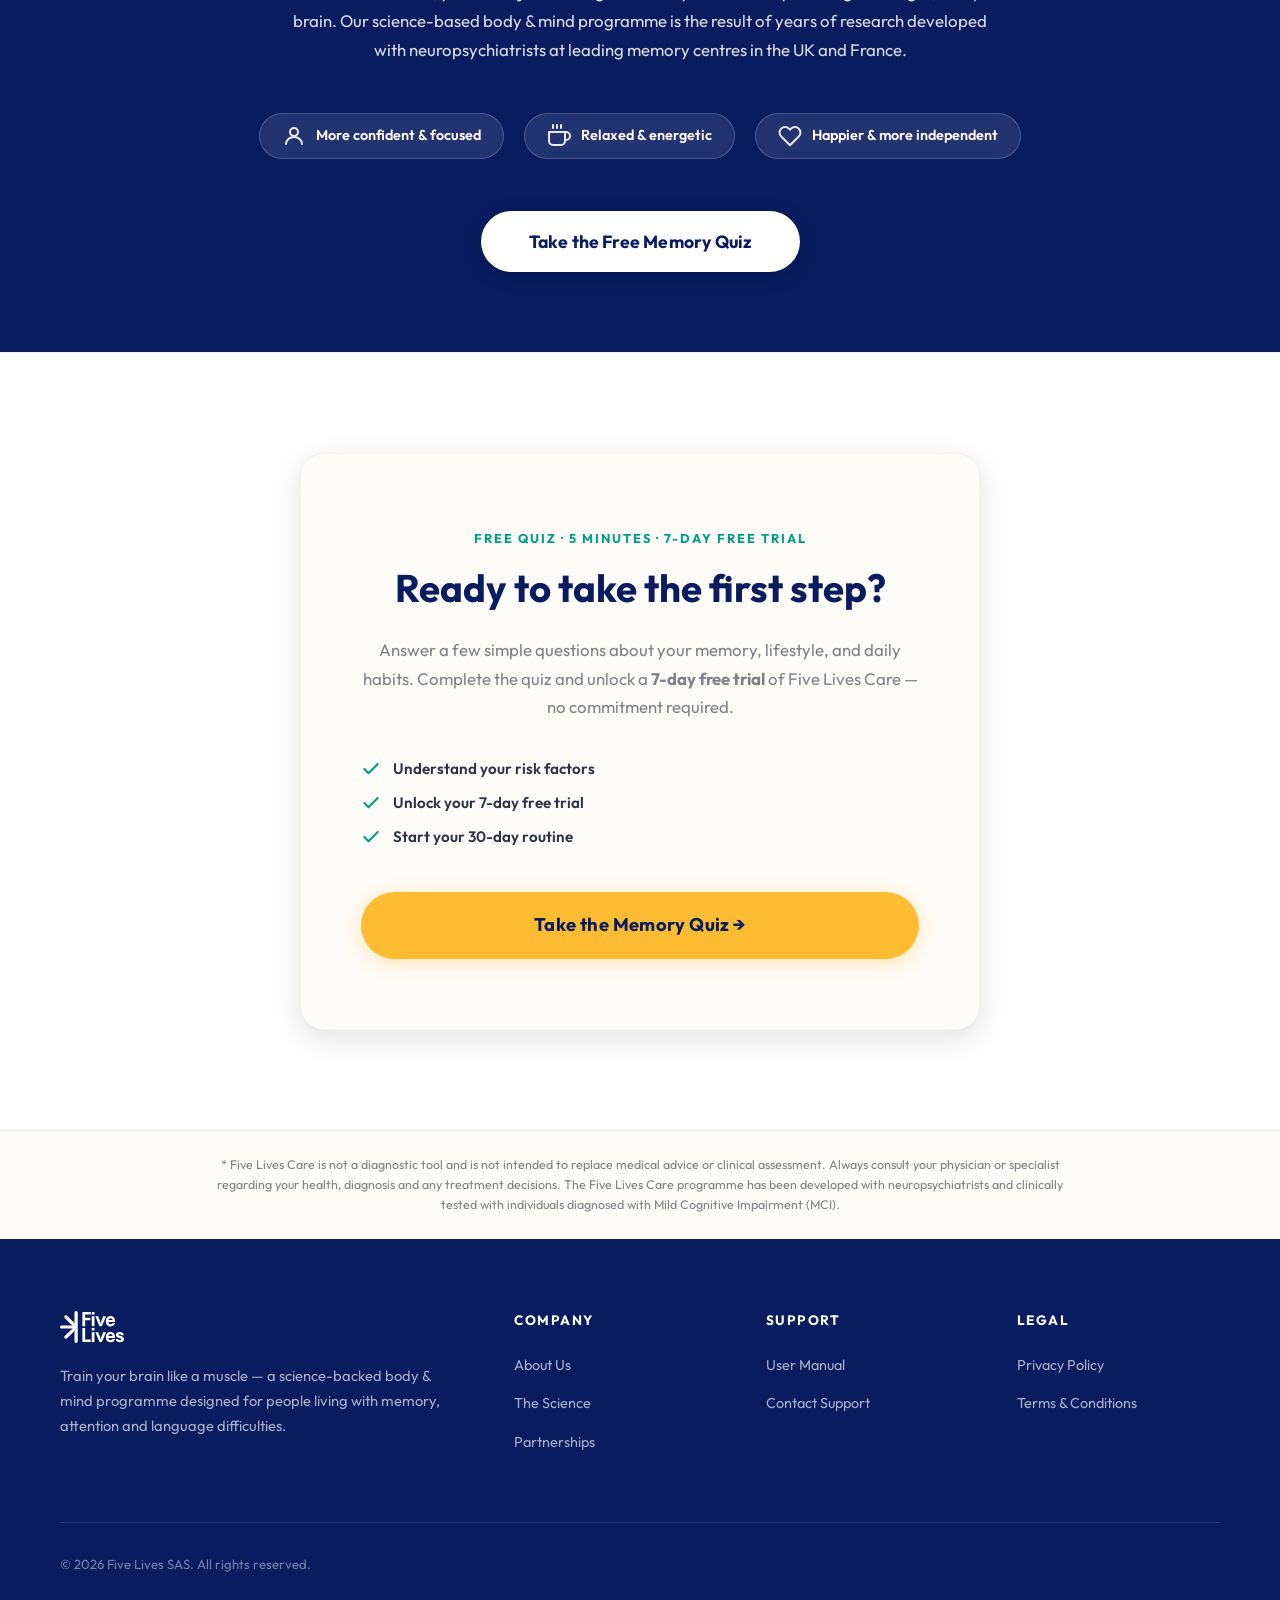
<file: en_takebackcontrol.html>
<!DOCTYPE html>
<html lang="en">

<head>
    <meta charset="UTF-8">
    <meta name="viewport" content="width=device-width, initial-scale=1.0">
    <title>Five Lives Care | For People Living with Memory &amp; Cognitive Difficulties</title>
    <meta name="description"
        content="Designed for people experiencing memory, attention or language difficulties — including those diagnosed with Mild Cognitive Impairment (MCI). Five Lives Care is a neuropsychiatrist-designed programme combining science-backed cognitive training and light physical activity, clinically tested with MCI patients.">
    <!-- Google Tag Manager -->
    <script>(function(w,d,s,l,i){w[l]=w[l]||[];w[l].push({'gtm.start':
    new Date().getTime(),event:'gtm.js'});var f=d.getElementsByTagName(s)[0],
    j=d.createElement(s),dl=l!='dataLayer'?'&l='+l:'';j.async=true;j.src=
    'https://www.googletagmanager.com/gtm.js?id='+i+dl;f.parentNode.insertBefore(j,f);
    })(window,document,'script','dataLayer','GTM-PKSHT8H');</script>
    <!-- End Google Tag Manager -->
    <link rel="stylesheet" href="design_tokens.css">
    <link rel="stylesheet" href="style.css">
    <link href="https://fonts.googleapis.com/css2?family=Outfit:wght@400;500;600;700&display=swap" rel="stylesheet">
</head>

<body>
    <!-- Google Tag Manager (noscript) -->
    <noscript><iframe src="https://www.googletagmanager.com/ns.html?id=GTM-PKSHT8H"
    height="0" width="0" style="display:none;visibility:hidden"></iframe></noscript>
    <!-- End Google Tag Manager (noscript) -->

    <div class="page-wrapper">
    <!-- ===== HEADER ===== -->
    <header class="main-header">
        <div class="container header-content">
            <div class="logo">
                <img src="logo.svg" alt="Five Lives Logo" class="logo-icon">
            </div>
            <nav class="header-nav">
                <!-- UPDATE: Replace href with your quiz URL when ready -->
                <a href="#quiz" class="btn btn-primary btn-sm" data-quiz-cta="header">Take the Memory Quiz</a>
            </nav>
        </div>
    </header>

    <main>

        <!-- ===== HERO ===== -->
        <section class="hero reveal">
            <div class="container hero-container">
                <div class="hero-text">
                    <img src="five_lives_med_icon.webp" alt="Five Lives Care" class="hero-icon">
                    <p class="hero-label">Try free for 7 days</p>
                    <h1 class="hero-title">When Memory Slips,<br><span class="hero-title-accent">Take Back Control.</span></h1>
                    <p class="hero-subtitle">Designed for people experiencing memory difficulties. Our neuropsychiatrist-designed programme is clinically tested to help you build back — 30 minutes a day.</p>
                    <div class="hero-buttons">
                        <!-- UPDATE: Replace href with your quiz URL when ready -->
                        <a href="#quiz" class="btn btn-hero-primary btn-large" data-quiz-cta="hero">Take the Memory Quiz</a>
                    </div>
                    <p class="hero-note">Takes 5 minutes &middot; No commitment &middot; Includes a 7-day free trial</p>
                </div>
                <div class="hero-image-wrap">
                    <img src="hero.webp" alt="Five Lives Care app screens" class="hero-image">
                </div>
            </div>
        </section>

        <!-- ===== TRUST BAR ===== -->
        <section class="trust-bar">
            <div class="container trust-bar-inner">
                <div class="trust-item">
                    <svg width="22" height="22" viewBox="0 0 24 24" fill="none" stroke="currentColor" stroke-width="2" stroke-linecap="round" stroke-linejoin="round"><path d="M3 9l9-7 9 7v11a2 2 0 0 1-2 2H5a2 2 0 0 1-2-2z"/><polyline points="9 22 9 12 15 12 15 22"/></svg>
                    <span>Designed with neuropsychiatrists in the UK &amp; France</span>
                </div>
                <div class="trust-divider"></div>
                <div class="trust-item">
                    <div class="stars">
                        <svg width="16" height="16" viewBox="0 0 24 24" fill="#fcbc31" stroke="#fcbc31" stroke-width="1"><polygon points="12 2 15.09 8.26 22 9.27 17 14.14 18.18 21.02 12 17.77 5.82 21.02 7 14.14 2 9.27 8.91 8.26 12 2"/></svg>
                        <svg width="16" height="16" viewBox="0 0 24 24" fill="#fcbc31" stroke="#fcbc31" stroke-width="1"><polygon points="12 2 15.09 8.26 22 9.27 17 14.14 18.18 21.02 12 17.77 5.82 21.02 7 14.14 2 9.27 8.91 8.26 12 2"/></svg>
                        <svg width="16" height="16" viewBox="0 0 24 24" fill="#fcbc31" stroke="#fcbc31" stroke-width="1"><polygon points="12 2 15.09 8.26 22 9.27 17 14.14 18.18 21.02 12 17.77 5.82 21.02 7 14.14 2 9.27 8.91 8.26 12 2"/></svg>
                        <svg width="16" height="16" viewBox="0 0 24 24" fill="#fcbc31" stroke="#fcbc31" stroke-width="1"><polygon points="12 2 15.09 8.26 22 9.27 17 14.14 18.18 21.02 12 17.77 5.82 21.02 7 14.14 2 9.27 8.91 8.26 12 2"/></svg>
                        <svg width="16" height="16" viewBox="0 0 24 24" fill="#fcbc31" stroke="#fcbc31" stroke-width="1"><polygon points="12 2 15.09 8.26 22 9.27 17 14.14 18.18 21.02 12 17.77 5.82 21.02 7 14.14 2 9.27 8.91 8.26 12 2"/></svg>
                    </div>
                    <span>Rated 5 stars on the App Store</span>
                </div>
                <div class="trust-divider"></div>
                <div class="trust-item">
                    <svg width="22" height="22" viewBox="0 0 24 24" fill="none" stroke="currentColor" stroke-width="2" stroke-linecap="round" stroke-linejoin="round"><circle cx="12" cy="12" r="10"/><polyline points="12 6 12 12 16 14"/></svg>
                    <span>Just 30 minutes a day</span>
                </div>
            </div>
        </section>

        <!-- ===== STAKES ===== -->
        <section class="stakes reveal">
            <div class="container stakes-content">
                <h2>What happens if you wait?</h2>
                <p>When memory, attention or language difficulties appear, it can feel like there's little you can do to
                    change what happens next. Without the right support, it's easy to miss the habits that could make a
                    real difference.</p>
                <p class="stakes-sub">You've already taken the hardest step — recognising the problem. Now it's time to act.</p>
                <ul class="stakes-list">
                    <li>Not knowing which steps to take after a diagnosis or first signs of decline.</li>
                    <li>Uncertainty about which interventions are actually backed by science.</li>
                    <li>Missing the window to build habits that protect memory and independence.</li>
                </ul>
                <a href="#quiz" class="btn btn-secondary">Start with the Free Quiz</a>
            </div>
        </section>

        <!-- ===== USPs ===== -->
        <section class="usps reveal">
            <div class="container">
                <p class="section-label">Why Five Lives Care</p>
                <h2 class="section-title">The science of training<br>your body and brain together.</h2>
                <div class="usp-grid">
                    <div class="usp-item">
                        <div class="usp-icon usp-icon--blue">
                            <svg width="28" height="28" viewBox="0 0 24 24" fill="none" stroke="currentColor" stroke-width="2" stroke-linecap="round" stroke-linejoin="round"><path d="M22 11.08V12a10 10 0 1 1-5.93-9.14"/><polyline points="22 4 12 14.01 9 11.01"/></svg>
                        </div>
                        <h3>Designed with Neuropsychiatrists</h3>
                        <p>Developed with leading memory specialists in the UK and France — every element of the programme is grounded in peer-reviewed neuroscience.</p>
                    </div>
                    <div class="usp-item">
                        <div class="usp-icon usp-icon--green">
                            <svg width="28" height="28" viewBox="0 0 24 24" fill="none" stroke="currentColor" stroke-width="2" stroke-linecap="round" stroke-linejoin="round"><path d="M12 2a9 9 0 1 0 0 18A9 9 0 0 0 12 2z"/><path d="M12 8v4l3 3"/></svg>
                        </div>
                        <h3>Cognitive Reps, Every Day</h3>
                        <p>Our science-backed brain games challenge your memory and cognition at exactly the right level — like reps for your brain, progressively building strength over time.</p>
                    </div>
                    <div class="usp-item">
                        <div class="usp-icon usp-icon--mauve">
                            <svg width="28" height="28" viewBox="0 0 24 24" fill="none" stroke="currentColor" stroke-width="2" stroke-linecap="round" stroke-linejoin="round"><polyline points="22 12 18 12 15 21 9 3 6 12 2 12"/></svg>
                        </div>
                        <h3>Body First, Then Brain</h3>
                        <p>Neuroscientists have proven it: light physical activity primes your brain for cognitive training. That's why we combine both — for results that last.</p>
                    </div>
                </div>
            </div>
        </section>

        <!-- ===== HOW IT WORKS ===== -->
        <section class="how-it-works reveal" id="how-it-works">
            <div class="container text-center">
                <p class="section-label">Simple to start</p>
                <h2 class="section-title">Your path to better brain health</h2>
                <div class="steps-grid">
                    <div class="step-card">
                        <div class="step-number">1</div>
                        <div class="step-icon">
                            <svg width="32" height="32" viewBox="0 0 24 24" fill="none" stroke="currentColor" stroke-width="2" stroke-linecap="round" stroke-linejoin="round"><circle cx="12" cy="12" r="10"/><path d="M9.09 9a3 3 0 0 1 5.83 1c0 2-3 3-3 3"/><line x1="12" y1="17" x2="12.01" y2="17"/></svg>
                        </div>
                        <h3>Take the Quiz</h3>
                        <p>Answer a few simple questions about your memory health and lifestyle habits.</p>
                    </div>
                    <div class="step-arrow">&#8594;</div>
                    <div class="step-card">
                        <div class="step-number">2</div>
                        <div class="step-icon">
                            <svg width="32" height="32" viewBox="0 0 24 24" fill="none" stroke="currentColor" stroke-width="2" stroke-linecap="round" stroke-linejoin="round"><rect x="5" y="2" width="14" height="20" rx="2" ry="2"/><line x1="12" y1="18" x2="12.01" y2="18"/></svg>
                        </div>
                        <h3>Install the App</h3>
                        <p>Download Five Lives Care on your iPhone or iPad and set up your profile in minutes.</p>
                    </div>
                    <div class="step-arrow">&#8594;</div>
                    <div class="step-card">
                        <div class="step-number">3</div>
                        <div class="step-icon">
                            <svg width="32" height="32" viewBox="0 0 24 24" fill="none" stroke="currentColor" stroke-width="2" stroke-linecap="round" stroke-linejoin="round"><path d="M12 22s8-4 8-10V5l-8-3-8 3v7c0 6 8 10 8 10z"/></svg>
                        </div>
                        <h3>Claim Your Free Trial</h3>
                        <p>Unlock 7 days of full access — no commitment, no payment details required upfront.</p>
                    </div>
                    <div class="step-arrow">&#8594;</div>
                    <div class="step-card">
                        <div class="step-number">4</div>
                        <div class="step-icon">
                            <svg width="32" height="32" viewBox="0 0 24 24" fill="none" stroke="currentColor" stroke-width="2" stroke-linecap="round" stroke-linejoin="round"><line x1="18" y1="20" x2="18" y2="10"/><line x1="12" y1="20" x2="12" y2="4"/><line x1="6" y1="20" x2="6" y2="14"/></svg>
                        </div>
                        <h3>Track Progress</h3>
                        <p>Monitor your cognitive trends month by month and see the real impact of your routine.</p>
                    </div>
                </div>
                <a href="#quiz" class="btn btn-primary btn-large" data-quiz-cta="how-it-works">Take the Free Memory Quiz</a>
            </div>
        </section>

        <!-- ===== FEATURES ===== -->
        <section class="features reveal">
            <div class="container">
                <p class="section-label">What's inside</p>
                <h2 class="section-title text-center">Two workouts. One winning formula.</h2>
                <p class="section-desc text-center">Light physical activity gets your brain ready — then your cognitive reps push it further. This is the combination neuroscientists say works best for long-term brain health.</p>

                <div class="features-grid">
                    <div class="feature-pillar pillar--physical">
                        <div class="pillar-badge">Light Fitness Programme</div>
                        <h3>Warm up your brain with movement</h3>
                        <p>Physical exercise primes your brain for peak cognitive performance — boosting blood flow, reducing inflammation, and lifting your mood before you even start your cognitive reps.</p>
                        <ul class="feature-list">
                            <li>
                                <svg width="18" height="18" viewBox="0 0 24 24" fill="none" stroke="currentColor" stroke-width="2.5" stroke-linecap="round" stroke-linejoin="round"><polyline points="20 6 9 17 4 12"/></svg>
                                Improves oxygenation to the brain
                            </li>
                            <li>
                                <svg width="18" height="18" viewBox="0 0 24 24" fill="none" stroke="currentColor" stroke-width="2.5" stroke-linecap="round" stroke-linejoin="round"><polyline points="20 6 9 17 4 12"/></svg>
                                Reduces brain inflammation
                            </li>
                            <li>
                                <svg width="18" height="18" viewBox="0 0 24 24" fill="none" stroke="currentColor" stroke-width="2.5" stroke-linecap="round" stroke-linejoin="round"><polyline points="20 6 9 17 4 12"/></svg>
                                Supports areas linked to learning &amp; memory
                            </li>
                            <li>
                                <svg width="18" height="18" viewBox="0 0 24 24" fill="none" stroke="currentColor" stroke-width="2.5" stroke-linecap="round" stroke-linejoin="round"><polyline points="20 6 9 17 4 12"/></svg>
                                Boosts serotonin &amp; endorphins to reduce stress
                            </li>
                        </ul>
                    </div>

                    <div class="feature-pillar pillar--mental">
                        <div class="pillar-badge">Cognitive Reps</div>
                        <h3>Push your brain further, every day</h3>
                        <p>Science-backed brain games that challenge your memory and cognition at the right level — progressively building sharper focus, stronger recall, and greater mental resilience.</p>
                        <ul class="feature-list">
                            <li>
                                <svg width="18" height="18" viewBox="0 0 24 24" fill="none" stroke="currentColor" stroke-width="2.5" stroke-linecap="round" stroke-linejoin="round"><polyline points="20 6 9 17 4 12"/></svg>
                                Challenges memory skills at the right level
                            </li>
                            <li>
                                <svg width="18" height="18" viewBox="0 0 24 24" fill="none" stroke="currentColor" stroke-width="2.5" stroke-linecap="round" stroke-linejoin="round"><polyline points="20 6 9 17 4 12"/></svg>
                                Strengthens focus &amp; attention
                            </li>
                            <li>
                                <svg width="18" height="18" viewBox="0 0 24 24" fill="none" stroke="currentColor" stroke-width="2.5" stroke-linecap="round" stroke-linejoin="round"><polyline points="20 6 9 17 4 12"/></svg>
                                Supports language &amp; executive functions
                            </li>
                            <li>
                                <svg width="18" height="18" viewBox="0 0 24 24" fill="none" stroke="currentColor" stroke-width="2.5" stroke-linecap="round" stroke-linejoin="round"><polyline points="20 6 9 17 4 12"/></svg>
                                Supports your overall quality of life
                            </li>
                        </ul>
                    </div>
                </div>
            </div>
        </section>

        <!-- ===== TESTIMONIALS ===== -->
        <!-- UPDATE: Replace these with real testimonials/app store reviews -->
        <section class="testimonials reveal">
            <div class="container">
                <p class="section-label">What people say</p>
                <h2 class="section-title text-center">Trusted by people just like you</h2>
                <div class="testimonials-grid">
                    <div class="testimonial-card">
                        <div class="testimonial-stars">
                            <svg width="16" height="16" viewBox="0 0 24 24" fill="#fcbc31" stroke="#fcbc31" stroke-width="1"><polygon points="12 2 15.09 8.26 22 9.27 17 14.14 18.18 21.02 12 17.77 5.82 21.02 7 14.14 2 9.27 8.91 8.26 12 2"/></svg>
                            <svg width="16" height="16" viewBox="0 0 24 24" fill="#fcbc31" stroke="#fcbc31" stroke-width="1"><polygon points="12 2 15.09 8.26 22 9.27 17 14.14 18.18 21.02 12 17.77 5.82 21.02 7 14.14 2 9.27 8.91 8.26 12 2"/></svg>
                            <svg width="16" height="16" viewBox="0 0 24 24" fill="#fcbc31" stroke="#fcbc31" stroke-width="1"><polygon points="12 2 15.09 8.26 22 9.27 17 14.14 18.18 21.02 12 17.77 5.82 21.02 7 14.14 2 9.27 8.91 8.26 12 2"/></svg>
                            <svg width="16" height="16" viewBox="0 0 24 24" fill="#fcbc31" stroke="#fcbc31" stroke-width="1"><polygon points="12 2 15.09 8.26 22 9.27 17 14.14 18.18 21.02 12 17.77 5.82 21.02 7 14.14 2 9.27 8.91 8.26 12 2"/></svg>
                            <svg width="16" height="16" viewBox="0 0 24 24" fill="#fcbc31" stroke="#fcbc31" stroke-width="1"><polygon points="12 2 15.09 8.26 22 9.27 17 14.14 18.18 21.02 12 17.77 5.82 21.02 7 14.14 2 9.27 8.91 8.26 12 2"/></svg>
                        </div>
                        <p class="testimonial-quote">"After my MCI diagnosis I felt lost — my neurologist mentioned Five Lives and it gave me something I could actually do every day. My recall and focus have noticeably improved."</p>
                        <div class="testimonial-author">
                            <div class="author-avatar">M</div>
                            <div>
                                <strong>Margaret, 67</strong>
                                <span>Retired teacher, Florida</span>
                            </div>
                        </div>
                    </div>
                    <div class="testimonial-card">
                        <div class="testimonial-stars">
                            <svg width="16" height="16" viewBox="0 0 24 24" fill="#fcbc31" stroke="#fcbc31" stroke-width="1"><polygon points="12 2 15.09 8.26 22 9.27 17 14.14 18.18 21.02 12 17.77 5.82 21.02 7 14.14 2 9.27 8.91 8.26 12 2"/></svg>
                            <svg width="16" height="16" viewBox="0 0 24 24" fill="#fcbc31" stroke="#fcbc31" stroke-width="1"><polygon points="12 2 15.09 8.26 22 9.27 17 14.14 18.18 21.02 12 17.77 5.82 21.02 7 14.14 2 9.27 8.91 8.26 12 2"/></svg>
                            <svg width="16" height="16" viewBox="0 0 24 24" fill="#fcbc31" stroke="#fcbc31" stroke-width="1"><polygon points="12 2 15.09 8.26 22 9.27 17 14.14 18.18 21.02 12 17.77 5.82 21.02 7 14.14 2 9.27 8.91 8.26 12 2"/></svg>
                            <svg width="16" height="16" viewBox="0 0 24 24" fill="#fcbc31" stroke="#fcbc31" stroke-width="1"><polygon points="12 2 15.09 8.26 22 9.27 17 14.14 18.18 21.02 12 17.77 5.82 21.02 7 14.14 2 9.27 8.91 8.26 12 2"/></svg>
                            <svg width="16" height="16" viewBox="0 0 24 24" fill="#fcbc31" stroke="#fcbc31" stroke-width="1"><polygon points="12 2 15.09 8.26 22 9.27 17 14.14 18.18 21.02 12 17.77 5.82 21.02 7 14.14 2 9.27 8.91 8.26 12 2"/></svg>
                        </div>
                        <p class="testimonial-quote">"I was diagnosed with mild cognitive impairment two years ago. Five Lives is the first science-backed programme I've found that I can stick to. After 3 months, my assessments are trending in the right direction."</p>
                        <div class="testimonial-author">
                            <div class="author-avatar">D</div>
                            <div>
                                <strong>David, 72</strong>
                                <span>Retired engineer, Ohio</span>
                            </div>
                        </div>
                    </div>
                    <div class="testimonial-card">
                        <div class="testimonial-stars">
                            <svg width="16" height="16" viewBox="0 0 24 24" fill="#fcbc31" stroke="#fcbc31" stroke-width="1"><polygon points="12 2 15.09 8.26 22 9.27 17 14.14 18.18 21.02 12 17.77 5.82 21.02 7 14.14 2 9.27 8.91 8.26 12 2"/></svg>
                            <svg width="16" height="16" viewBox="0 0 24 24" fill="#fcbc31" stroke="#fcbc31" stroke-width="1"><polygon points="12 2 15.09 8.26 22 9.27 17 14.14 18.18 21.02 12 17.77 5.82 21.02 7 14.14 2 9.27 8.91 8.26 12 2"/></svg>
                            <svg width="16" height="16" viewBox="0 0 24 24" fill="#fcbc31" stroke="#fcbc31" stroke-width="1"><polygon points="12 2 15.09 8.26 22 9.27 17 14.14 18.18 21.02 12 17.77 5.82 21.02 7 14.14 2 9.27 8.91 8.26 12 2"/></svg>
                            <svg width="16" height="16" viewBox="0 0 24 24" fill="#fcbc31" stroke="#fcbc31" stroke-width="1"><polygon points="12 2 15.09 8.26 22 9.27 17 14.14 18.18 21.02 12 17.77 5.82 21.02 7 14.14 2 9.27 8.91 8.26 12 2"/></svg>
                            <svg width="16" height="16" viewBox="0 0 24 24" fill="#fcbc31" stroke="#fcbc31" stroke-width="1"><polygon points="12 2 15.09 8.26 22 9.27 17 14.14 18.18 21.02 12 17.77 5.82 21.02 7 14.14 2 9.27 8.91 8.26 12 2"/></svg>
                        </div>
                        <p class="testimonial-quote">"Very easy to use — and I'm not great with technology! The exercises are gentle but effective, and knowing it's clinically backed gives me real confidence."</p>
                        <div class="testimonial-author">
                            <div class="author-avatar">P</div>
                            <div>
                                <strong>Patricia, 64</strong>
                                <span>Retired nurse, Arizona</span>
                            </div>
                        </div>
                    </div>
                </div>
            </div>
        </section>

        <!-- ===== VALUE PROP (dark band) ===== -->
        <section class="value-prop reveal">
            <div class="container text-center">
                <h2>Regain control of your brain health.</h2>
                <p class="value-desc">With Five Lives Care, you're not just slowing decline — you're actively building a stronger, sharper brain. Our science-based body &amp; mind programme is the result of years of research developed with neuropsychiatrists at leading memory centres in the UK and France.</p>
                <div class="value-badges">
                    <div class="value-badge">
                        <svg width="24" height="24" viewBox="0 0 24 24" fill="none" stroke="currentColor" stroke-width="2" stroke-linecap="round" stroke-linejoin="round"><circle cx="12" cy="8" r="4"/><path d="M4 20c0-4 3.6-7 8-7s8 3 8 7"/></svg>
                        More confident &amp; focused
                    </div>
                    <div class="value-badge">
                        <svg width="24" height="24" viewBox="0 0 24 24" fill="none" stroke="currentColor" stroke-width="2" stroke-linecap="round" stroke-linejoin="round"><path d="M18 8h1a4 4 0 0 1 0 8h-1"/><path d="M2 8h16v9a4 4 0 0 1-4 4H6a4 4 0 0 1-4-4V8z"/><line x1="6" y1="1" x2="6" y2="4"/><line x1="10" y1="1" x2="10" y2="4"/><line x1="14" y1="1" x2="14" y2="4"/></svg>
                        Relaxed &amp; energetic
                    </div>
                    <div class="value-badge">
                        <svg width="24" height="24" viewBox="0 0 24 24" fill="none" stroke="currentColor" stroke-width="2" stroke-linecap="round" stroke-linejoin="round"><path d="M20.84 4.61a5.5 5.5 0 0 0-7.78 0L12 5.67l-1.06-1.06a5.5 5.5 0 0 0-7.78 7.78l1.06 1.06L12 21.23l7.78-7.78 1.06-1.06a5.5 5.5 0 0 0 0-7.78z"/></svg>
                        Happier &amp; more independent
                    </div>
                </div>
                <a href="#quiz" class="btn btn-cta-white btn-large" data-quiz-cta="trust-section">Take the Free Memory Quiz</a>
            </div>
        </section>

        <!-- ===== QUIZ CTA ===== -->
        <section class="quiz-section" id="quiz">
            <div class="container text-center">
                <div class="quiz-card">
                    <p class="section-label">Free quiz &middot; 5 minutes &middot; 7-day free trial</p>
                    <h2>Ready to take the first step?</h2>
                    <p class="quiz-desc">Answer a few simple questions about your memory, lifestyle, and daily habits. Complete the quiz and unlock a <strong>7-day free trial</strong> of Five Lives Care — no commitment required.</p>
                    <div class="quiz-points">
                        <div class="quiz-point">
                            <svg width="20" height="20" viewBox="0 0 24 24" fill="none" stroke="currentColor" stroke-width="2.5" stroke-linecap="round" stroke-linejoin="round"><polyline points="20 6 9 17 4 12"/></svg>
                            Understand your risk factors
                        </div>
                        <div class="quiz-point">
                            <svg width="20" height="20" viewBox="0 0 24 24" fill="none" stroke="currentColor" stroke-width="2.5" stroke-linecap="round" stroke-linejoin="round"><polyline points="20 6 9 17 4 12"/></svg>
                            Unlock your 7-day free trial
                        </div>
                        <div class="quiz-point">
                            <svg width="20" height="20" viewBox="0 0 24 24" fill="none" stroke="currentColor" stroke-width="2.5" stroke-linecap="round" stroke-linejoin="round"><polyline points="20 6 9 17 4 12"/></svg>
                            Start your 30-day routine
                        </div>
                    </div>
                    <!-- UPDATE: Replace href with your actual quiz URL -->
                    <a href="#" class="btn btn-primary btn-large quiz-cta-btn" data-quiz-cta="quiz-section">Take the Memory Quiz &rarr;</a>
                </div>
            </div>
        </section>


    </main>

    <!-- ===== MEDICAL DISCLAIMER ===== -->
    <section class="disclaimer-section">
        <div class="container">
            <p class="disclaimer-text">* Five Lives Care is not a diagnostic tool and is not intended to replace medical advice or clinical assessment. Always consult your physician or specialist regarding your health, diagnosis and any treatment decisions. The Five Lives Care programme has been developed with neuropsychiatrists and clinically tested with individuals diagnosed with Mild Cognitive Impairment (MCI).</p>
        </div>
    </section>

    <!-- ===== FOOTER ===== -->
    <footer class="main-footer">
        <div class="container">
            <div class="footer-grid">
                <div class="footer-brand">
                    <div class="logo footer-logo">
                        <img src="logo.svg" alt="Five Lives Logo" class="logo-icon logo-icon--white">
                    </div>
                    <p class="footer-tagline">Train your brain like a muscle — a science-backed body &amp; mind programme designed for people living with memory, attention and language difficulties.</p>
                </div>

                <div class="footer-links-group">
                    <h4 class="footer-heading">Company</h4>
                    <ul class="footer-links">
                        <li><a href="https://www.fivelives.health/about" target="_blank" rel="noopener noreferrer">About Us</a></li>
                        <li><a href="https://www.fivelives.health/science" target="_blank" rel="noopener noreferrer">The Science</a></li>
                        <li><a href="https://www.fivelives.health/partnerships" target="_blank" rel="noopener noreferrer">Partnerships</a></li>
                    </ul>
                </div>

                <div class="footer-links-group">
                    <h4 class="footer-heading">Support</h4>
                    <ul class="footer-links">
                        <li><a href="https://www.fivelives.health/user-manual" target="_blank" rel="noopener noreferrer">User Manual</a></li>
                        <li><a href="mailto:support@fivelives.health">Contact Support</a></li>
                    </ul>
                </div>

                <div class="footer-links-group">
                    <h4 class="footer-heading">Legal</h4>
                    <ul class="footer-links">
                        <li><a href="https://www.fivelives.health/privacy-policy" target="_blank" rel="noopener noreferrer">Privacy Policy</a></li>
                        <li><a href="https://www.fivelives.health/terms-and-conditions" target="_blank" rel="noopener noreferrer">Terms &amp; Conditions</a></li>
                    </ul>
                </div>
            </div>

            <div class="footer-bottom">
                <p class="footer-copyright">&copy; 2026 Five Lives SAS. All rights reserved.</p>
            </div>
        </div>
    </footer>
    </div><!-- /.page-wrapper -->


    <!-- ===== COOKIE CONSENT BANNER ===== -->
    <div class="cookie-banner" id="cookieBanner" role="dialog" aria-label="Cookie consent">
        <div class="cookie-banner-inner">
            <div class="cookie-text">
                <strong>We use cookies</strong>
                <p>We use cookies to improve your experience and analyse how our site is used. By accepting, you consent to our use of cookies. <a href="https://www.fivelives.health/privacy-policy" target="_blank" rel="noopener noreferrer">Privacy Policy</a></p>
            </div>
            <div class="cookie-actions">
                <button class="btn cookie-btn-decline" id="cookieDecline">Decline</button>
                <button class="btn cookie-btn-accept" id="cookieAccept">Accept all</button>
            </div>
        </div>
    </div>

    <script>
        // Scroll reveal animation
        const revealEls = document.querySelectorAll('.reveal');
        const observer = new IntersectionObserver((entries) => {
            entries.forEach(el => {
                if (el.isIntersecting) {
                    el.target.classList.add('visible');
                    observer.unobserve(el.target);
                }
            });
        }, { threshold: 0.12 });
        revealEls.forEach(el => observer.observe(el));

        // Cookie consent banner
        (function() {
            var banner = document.getElementById('cookieBanner');
            var consent = localStorage.getItem('cookie_consent');
            if (!consent) {
                banner.classList.add('visible');
            }

            function setConsent(value) {
                localStorage.setItem('cookie_consent', value);
                banner.classList.remove('visible');
                window.dataLayer = window.dataLayer || [];
                window.dataLayer.push({
                    event: 'cookie_consent',
                    consent_status: value
                });
            }

            document.getElementById('cookieAccept').addEventListener('click', function() {
                setConsent('accepted');
            });
            document.getElementById('cookieDecline').addEventListener('click', function() {
                setConsent('declined');
            });
        })();

        // Quiz CTA click events
        document.querySelectorAll('[data-quiz-cta]').forEach(function(btn) {
            btn.addEventListener('click', function() {
                window.dataLayer = window.dataLayer || [];
                window.dataLayer.push({
                    event: 'quiz_cta_click',
                    cta_location: this.getAttribute('data-quiz-cta')
                });
            });
        });
    </script>

</body>

</html>
</file>
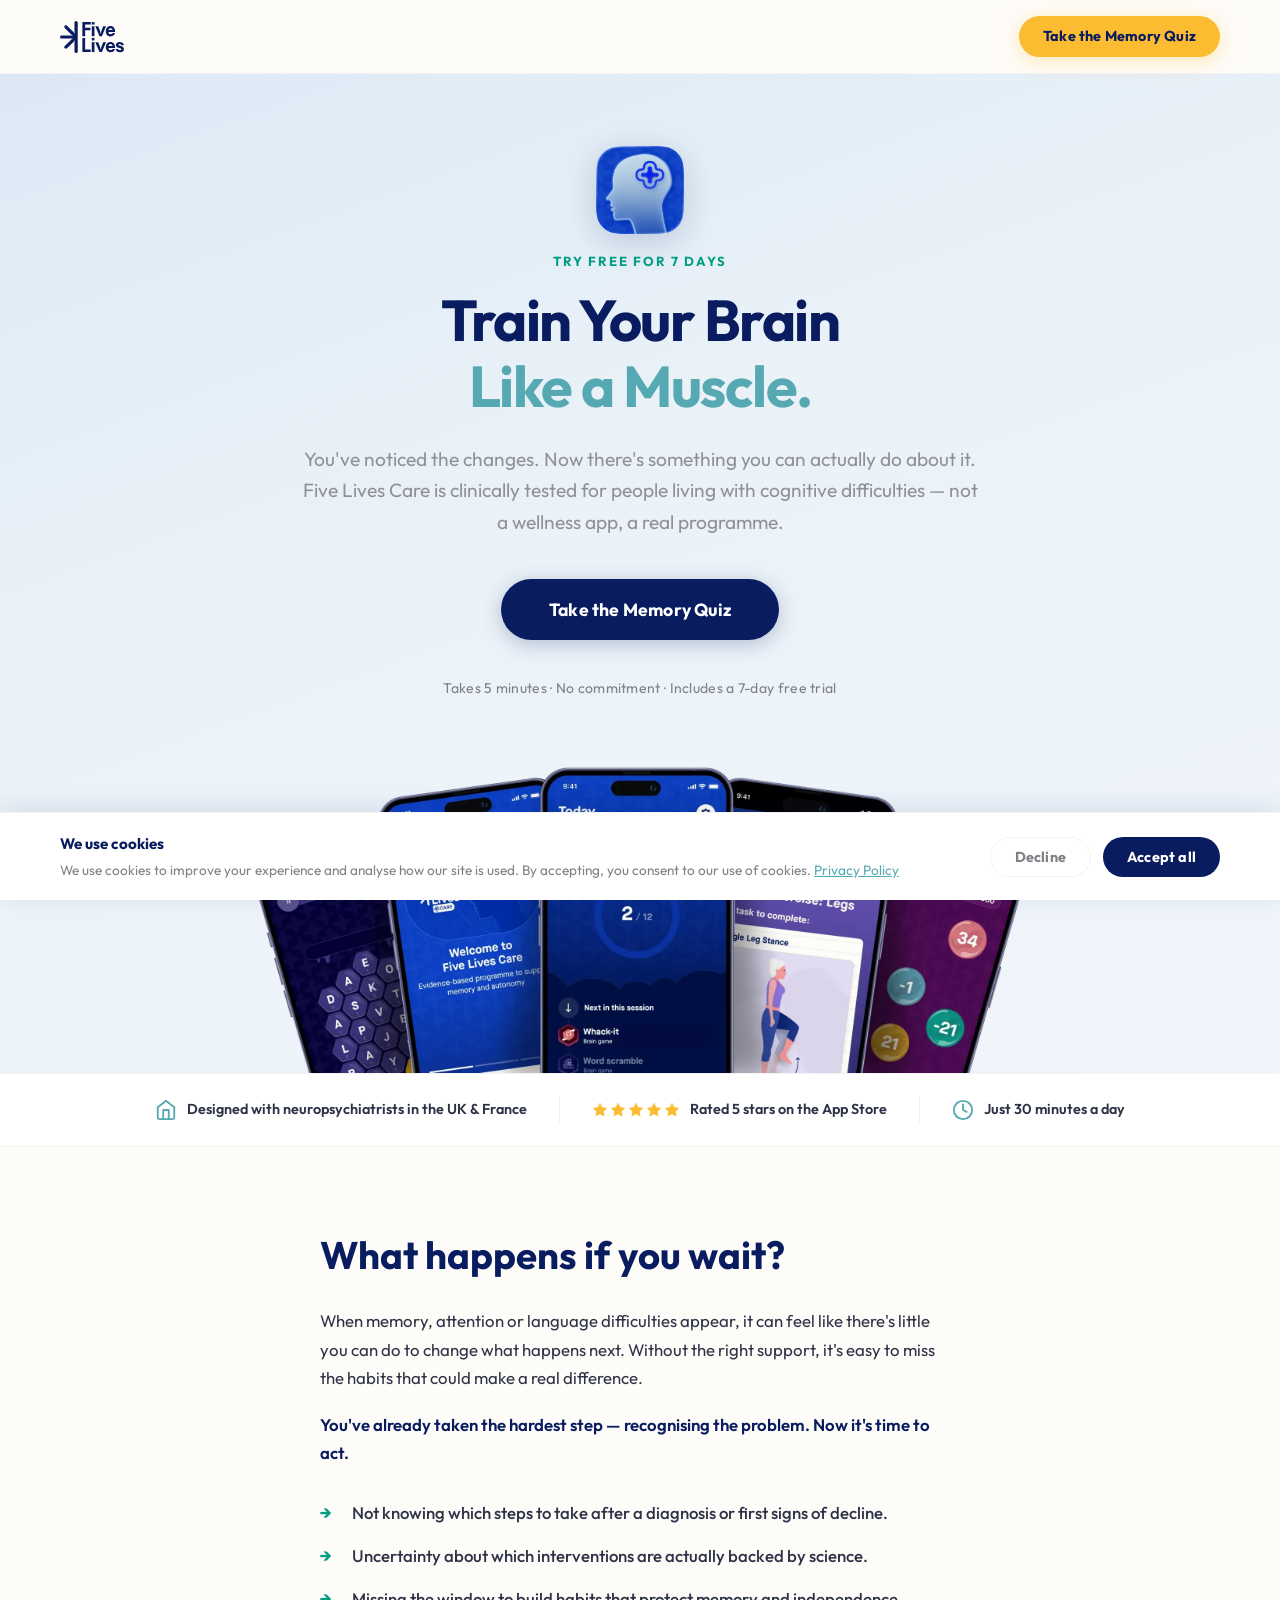
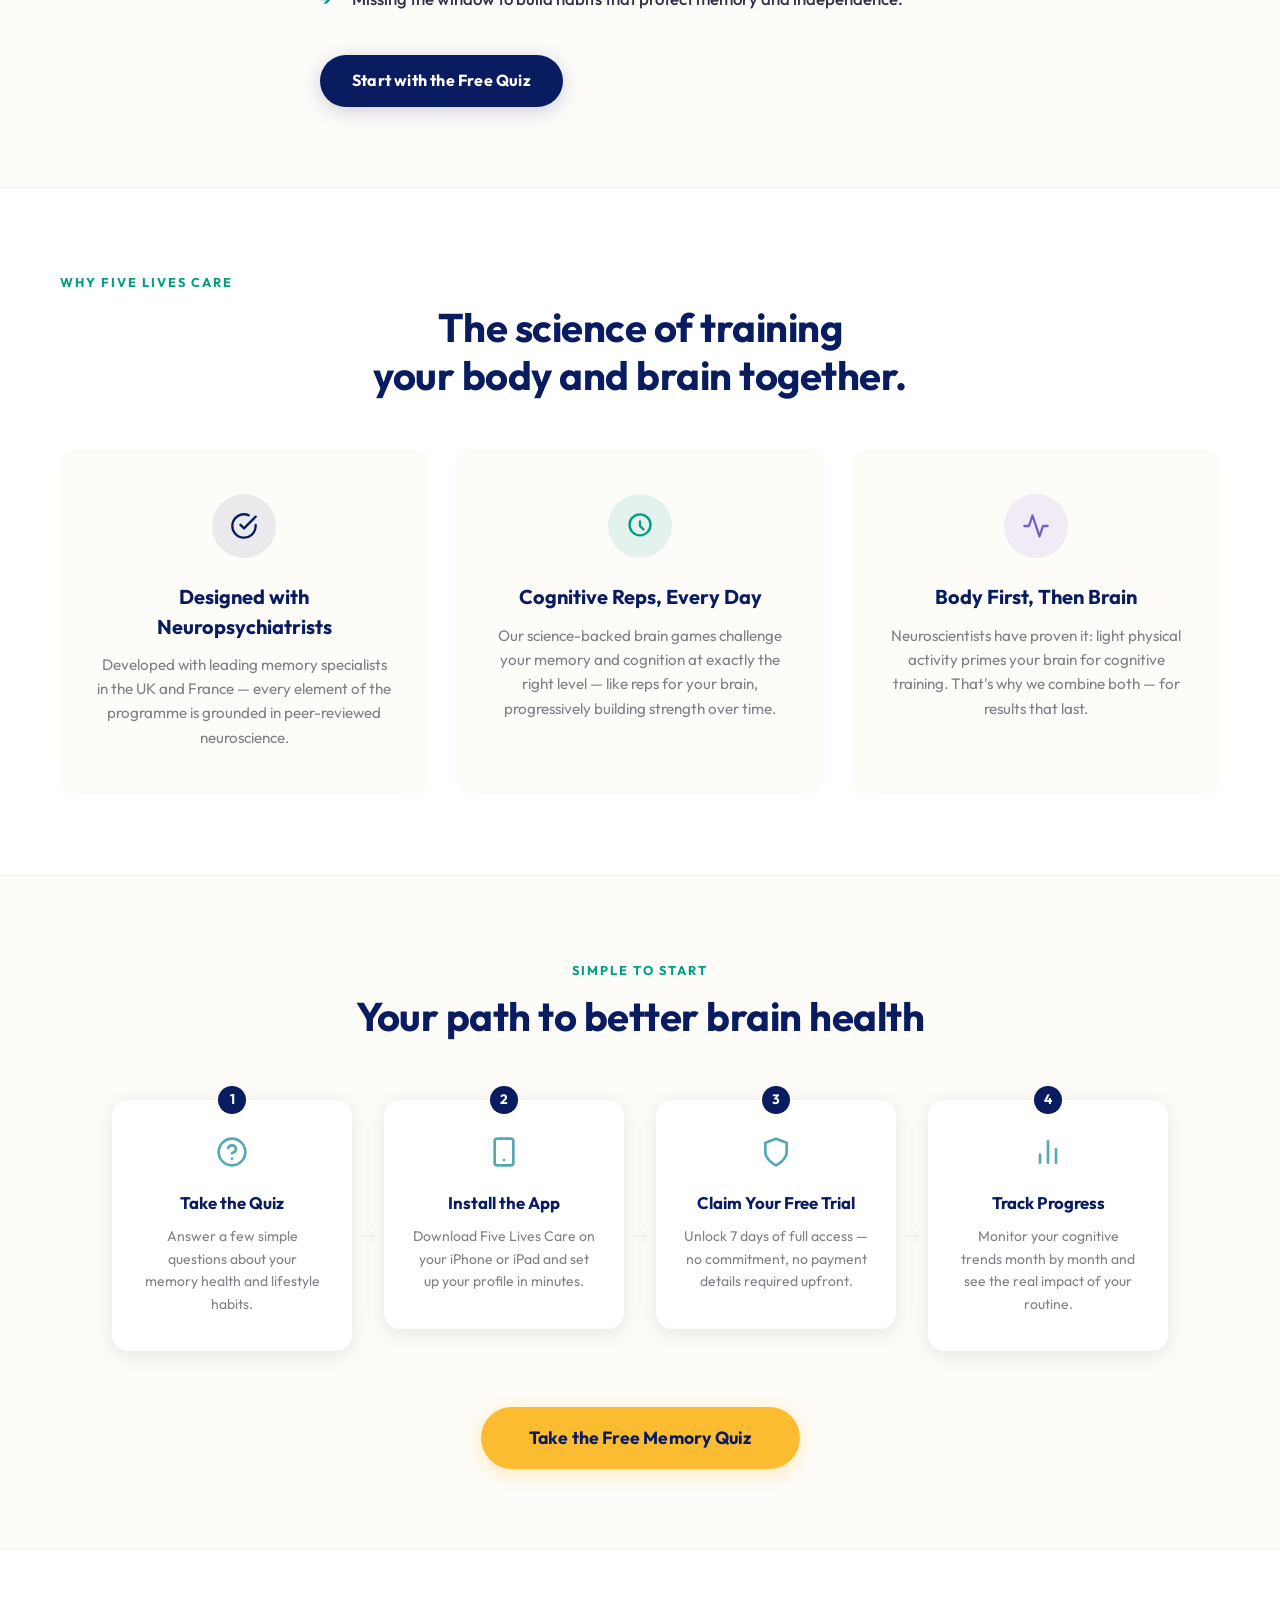
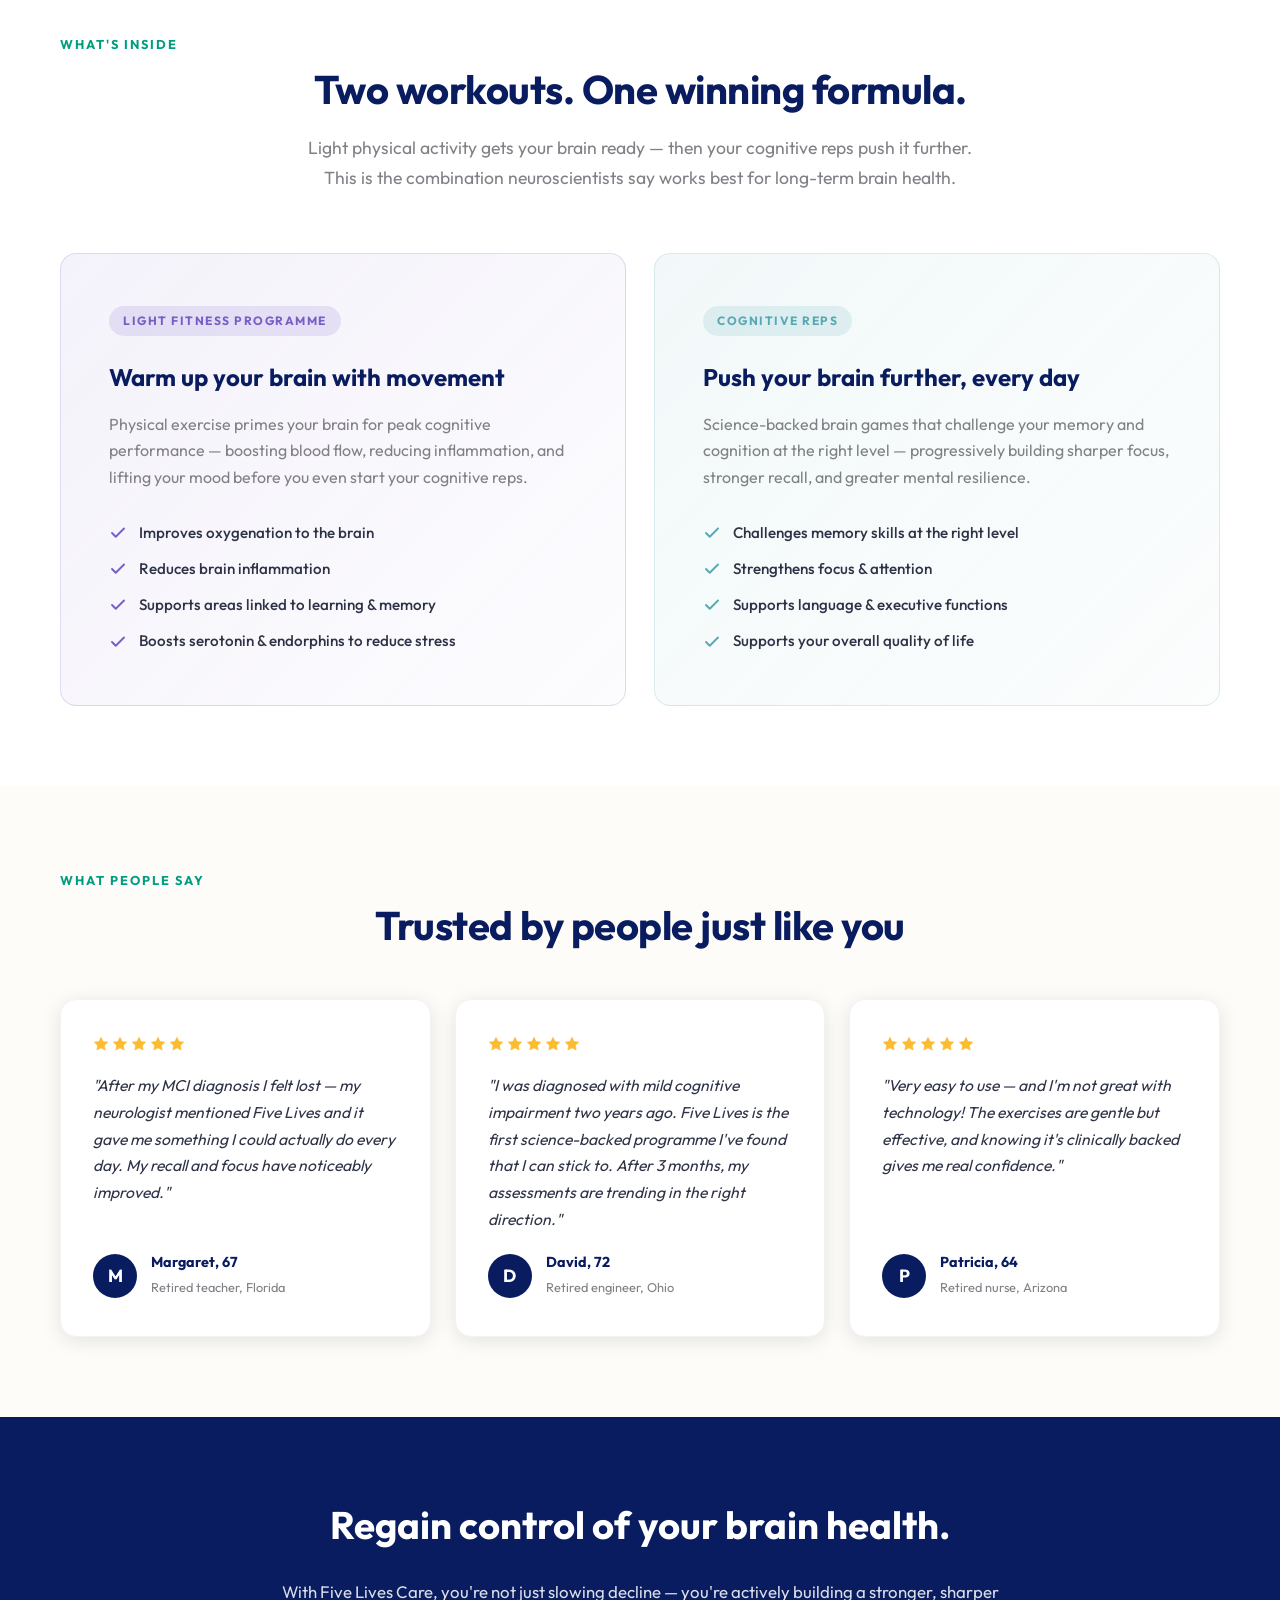
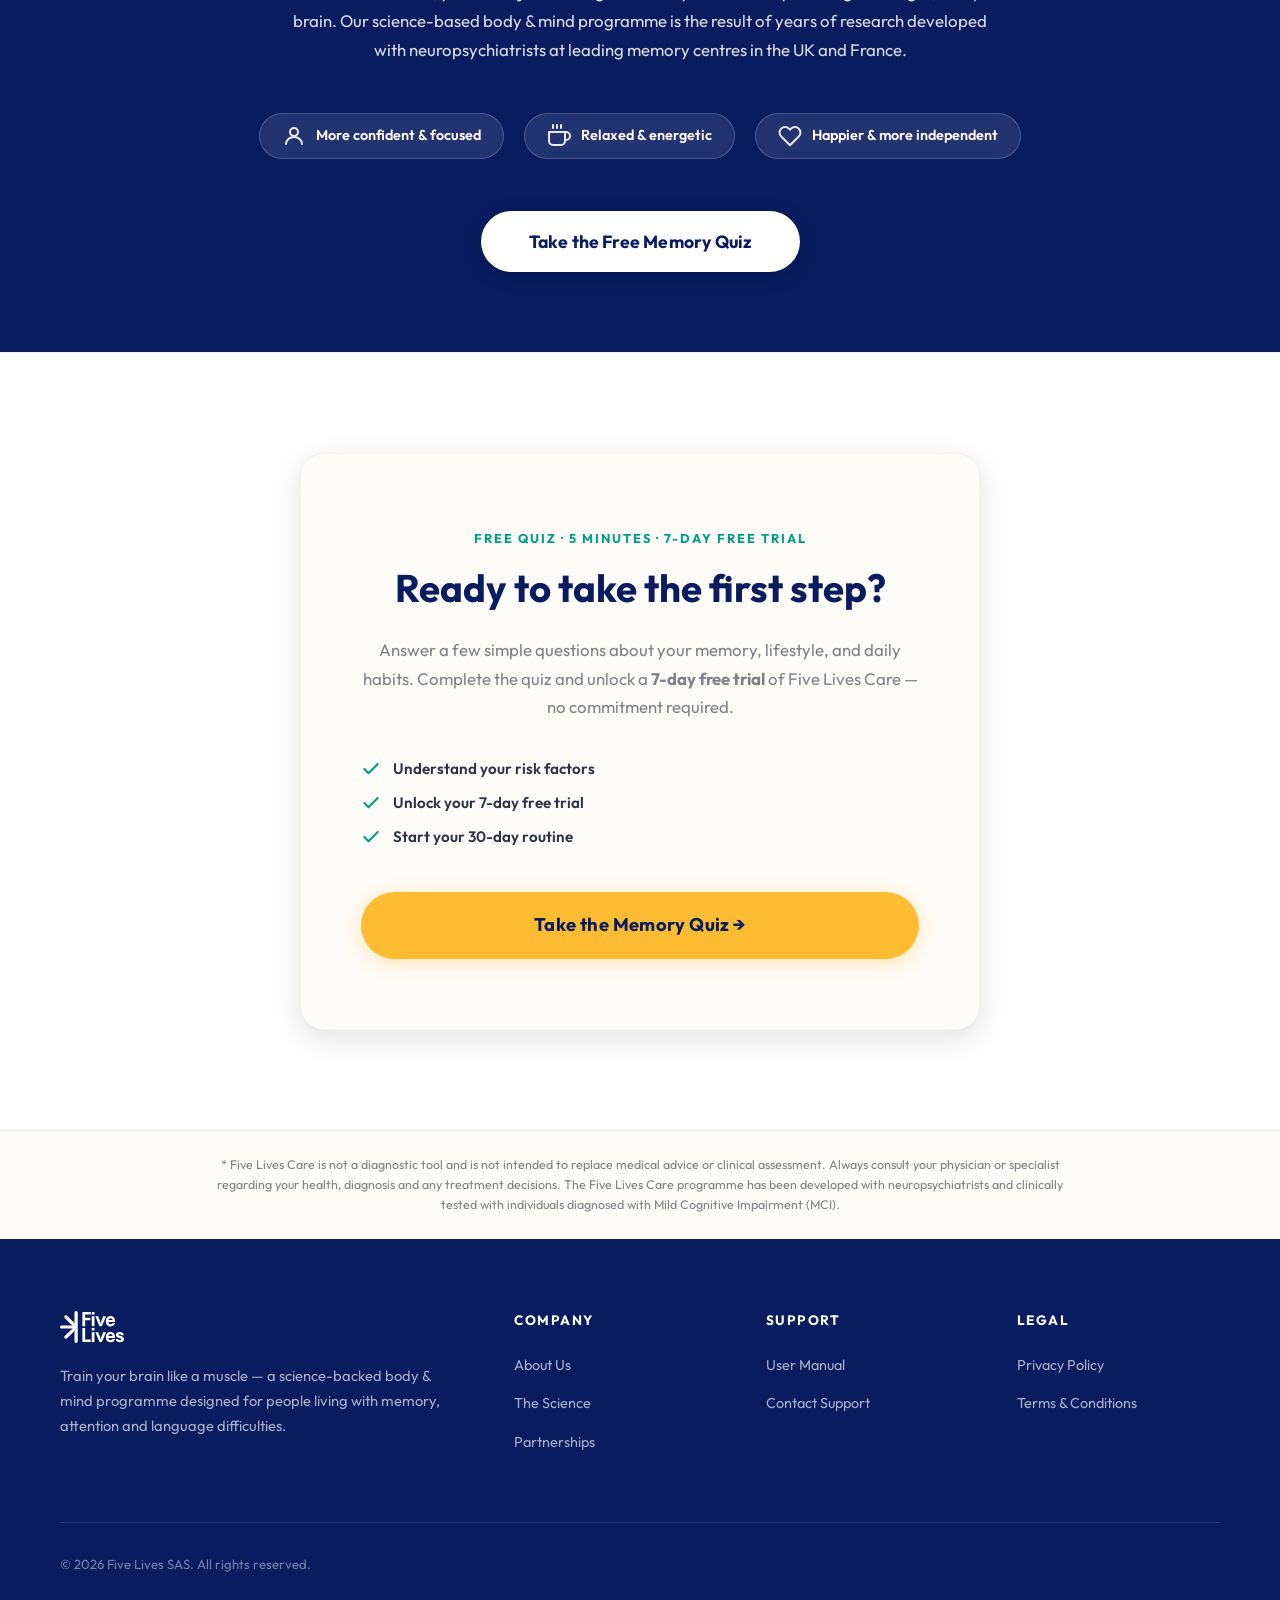
<file: en_trainlikemuscle.html>
<!DOCTYPE html>
<html lang="en">

<head>
    <meta charset="UTF-8">
    <meta name="viewport" content="width=device-width, initial-scale=1.0">
    <title>Five Lives Care | For People Living with Memory &amp; Cognitive Difficulties</title>
    <meta name="description"
        content="Designed for people experiencing memory, attention or language difficulties — including those diagnosed with Mild Cognitive Impairment (MCI). Five Lives Care is a neuropsychiatrist-designed programme combining science-backed cognitive training and light physical activity, clinically tested with MCI patients.">
    <!-- Google Tag Manager -->
    <script>(function(w,d,s,l,i){w[l]=w[l]||[];w[l].push({'gtm.start':
    new Date().getTime(),event:'gtm.js'});var f=d.getElementsByTagName(s)[0],
    j=d.createElement(s),dl=l!='dataLayer'?'&l='+l:'';j.async=true;j.src=
    'https://www.googletagmanager.com/gtm.js?id='+i+dl;f.parentNode.insertBefore(j,f);
    })(window,document,'script','dataLayer','GTM-PKSHT8H');</script>
    <!-- End Google Tag Manager -->
    <link rel="stylesheet" href="design_tokens.css">
    <link rel="stylesheet" href="style.css">
    <link href="https://fonts.googleapis.com/css2?family=Outfit:wght@400;500;600;700&display=swap" rel="stylesheet">
</head>

<body>
    <!-- Google Tag Manager (noscript) -->
    <noscript><iframe src="https://www.googletagmanager.com/ns.html?id=GTM-PKSHT8H"
    height="0" width="0" style="display:none;visibility:hidden"></iframe></noscript>
    <!-- End Google Tag Manager (noscript) -->

    <div class="page-wrapper">
    <!-- ===== HEADER ===== -->
    <header class="main-header">
        <div class="container header-content">
            <div class="logo">
                <img src="logo.svg" alt="Five Lives Logo" class="logo-icon">
            </div>
            <nav class="header-nav">
                <!-- UPDATE: Replace href with your quiz URL when ready -->
                <a href="#quiz" class="btn btn-primary btn-sm" data-quiz-cta="header">Take the Memory Quiz</a>
            </nav>
        </div>
    </header>

    <main>

        <!-- ===== HERO ===== -->
        <section class="hero reveal">
            <div class="container hero-container">
                <div class="hero-text">
                    <img src="five_lives_med_icon.webp" alt="Five Lives Care" class="hero-icon">
                    <p class="hero-label">Try free for 7 days</p>
                    <h1 class="hero-title">Train Your Brain<br><span class="hero-title-accent">Like a Muscle.</span></h1>
                    <p class="hero-subtitle">You've noticed the changes. Now there's something you can actually do about it. Five Lives Care is clinically tested for people living with cognitive difficulties — not a wellness app, a real programme.</p>
                    <div class="hero-buttons">
                        <!-- UPDATE: Replace href with your quiz URL when ready -->
                        <a href="#quiz" class="btn btn-hero-primary btn-large" data-quiz-cta="hero">Take the Memory Quiz</a>
                    </div>
                    <p class="hero-note">Takes 5 minutes &middot; No commitment &middot; Includes a 7-day free trial</p>
                </div>
                <div class="hero-image-wrap">
                    <img src="hero.webp" alt="Five Lives Care app screens" class="hero-image">
                </div>
            </div>
        </section>

        <!-- ===== TRUST BAR ===== -->
        <section class="trust-bar">
            <div class="container trust-bar-inner">
                <div class="trust-item">
                    <svg width="22" height="22" viewBox="0 0 24 24" fill="none" stroke="currentColor" stroke-width="2" stroke-linecap="round" stroke-linejoin="round"><path d="M3 9l9-7 9 7v11a2 2 0 0 1-2 2H5a2 2 0 0 1-2-2z"/><polyline points="9 22 9 12 15 12 15 22"/></svg>
                    <span>Designed with neuropsychiatrists in the UK &amp; France</span>
                </div>
                <div class="trust-divider"></div>
                <div class="trust-item">
                    <div class="stars">
                        <svg width="16" height="16" viewBox="0 0 24 24" fill="#fcbc31" stroke="#fcbc31" stroke-width="1"><polygon points="12 2 15.09 8.26 22 9.27 17 14.14 18.18 21.02 12 17.77 5.82 21.02 7 14.14 2 9.27 8.91 8.26 12 2"/></svg>
                        <svg width="16" height="16" viewBox="0 0 24 24" fill="#fcbc31" stroke="#fcbc31" stroke-width="1"><polygon points="12 2 15.09 8.26 22 9.27 17 14.14 18.18 21.02 12 17.77 5.82 21.02 7 14.14 2 9.27 8.91 8.26 12 2"/></svg>
                        <svg width="16" height="16" viewBox="0 0 24 24" fill="#fcbc31" stroke="#fcbc31" stroke-width="1"><polygon points="12 2 15.09 8.26 22 9.27 17 14.14 18.18 21.02 12 17.77 5.82 21.02 7 14.14 2 9.27 8.91 8.26 12 2"/></svg>
                        <svg width="16" height="16" viewBox="0 0 24 24" fill="#fcbc31" stroke="#fcbc31" stroke-width="1"><polygon points="12 2 15.09 8.26 22 9.27 17 14.14 18.18 21.02 12 17.77 5.82 21.02 7 14.14 2 9.27 8.91 8.26 12 2"/></svg>
                        <svg width="16" height="16" viewBox="0 0 24 24" fill="#fcbc31" stroke="#fcbc31" stroke-width="1"><polygon points="12 2 15.09 8.26 22 9.27 17 14.14 18.18 21.02 12 17.77 5.82 21.02 7 14.14 2 9.27 8.91 8.26 12 2"/></svg>
                    </div>
                    <span>Rated 5 stars on the App Store</span>
                </div>
                <div class="trust-divider"></div>
                <div class="trust-item">
                    <svg width="22" height="22" viewBox="0 0 24 24" fill="none" stroke="currentColor" stroke-width="2" stroke-linecap="round" stroke-linejoin="round"><circle cx="12" cy="12" r="10"/><polyline points="12 6 12 12 16 14"/></svg>
                    <span>Just 30 minutes a day</span>
                </div>
            </div>
        </section>

        <!-- ===== STAKES ===== -->
        <section class="stakes reveal">
            <div class="container stakes-content">
                <h2>What happens if you wait?</h2>
                <p>When memory, attention or language difficulties appear, it can feel like there's little you can do to
                    change what happens next. Without the right support, it's easy to miss the habits that could make a
                    real difference.</p>
                <p class="stakes-sub">You've already taken the hardest step — recognising the problem. Now it's time to act.</p>
                <ul class="stakes-list">
                    <li>Not knowing which steps to take after a diagnosis or first signs of decline.</li>
                    <li>Uncertainty about which interventions are actually backed by science.</li>
                    <li>Missing the window to build habits that protect memory and independence.</li>
                </ul>
                <a href="#quiz" class="btn btn-secondary">Start with the Free Quiz</a>
            </div>
        </section>

        <!-- ===== USPs ===== -->
        <section class="usps reveal">
            <div class="container">
                <p class="section-label">Why Five Lives Care</p>
                <h2 class="section-title">The science of training<br>your body and brain together.</h2>
                <div class="usp-grid">
                    <div class="usp-item">
                        <div class="usp-icon usp-icon--blue">
                            <svg width="28" height="28" viewBox="0 0 24 24" fill="none" stroke="currentColor" stroke-width="2" stroke-linecap="round" stroke-linejoin="round"><path d="M22 11.08V12a10 10 0 1 1-5.93-9.14"/><polyline points="22 4 12 14.01 9 11.01"/></svg>
                        </div>
                        <h3>Designed with Neuropsychiatrists</h3>
                        <p>Developed with leading memory specialists in the UK and France — every element of the programme is grounded in peer-reviewed neuroscience.</p>
                    </div>
                    <div class="usp-item">
                        <div class="usp-icon usp-icon--green">
                            <svg width="28" height="28" viewBox="0 0 24 24" fill="none" stroke="currentColor" stroke-width="2" stroke-linecap="round" stroke-linejoin="round"><path d="M12 2a9 9 0 1 0 0 18A9 9 0 0 0 12 2z"/><path d="M12 8v4l3 3"/></svg>
                        </div>
                        <h3>Cognitive Reps, Every Day</h3>
                        <p>Our science-backed brain games challenge your memory and cognition at exactly the right level — like reps for your brain, progressively building strength over time.</p>
                    </div>
                    <div class="usp-item">
                        <div class="usp-icon usp-icon--mauve">
                            <svg width="28" height="28" viewBox="0 0 24 24" fill="none" stroke="currentColor" stroke-width="2" stroke-linecap="round" stroke-linejoin="round"><polyline points="22 12 18 12 15 21 9 3 6 12 2 12"/></svg>
                        </div>
                        <h3>Body First, Then Brain</h3>
                        <p>Neuroscientists have proven it: light physical activity primes your brain for cognitive training. That's why we combine both — for results that last.</p>
                    </div>
                </div>
            </div>
        </section>

        <!-- ===== HOW IT WORKS ===== -->
        <section class="how-it-works reveal" id="how-it-works">
            <div class="container text-center">
                <p class="section-label">Simple to start</p>
                <h2 class="section-title">Your path to better brain health</h2>
                <div class="steps-grid">
                    <div class="step-card">
                        <div class="step-number">1</div>
                        <div class="step-icon">
                            <svg width="32" height="32" viewBox="0 0 24 24" fill="none" stroke="currentColor" stroke-width="2" stroke-linecap="round" stroke-linejoin="round"><circle cx="12" cy="12" r="10"/><path d="M9.09 9a3 3 0 0 1 5.83 1c0 2-3 3-3 3"/><line x1="12" y1="17" x2="12.01" y2="17"/></svg>
                        </div>
                        <h3>Take the Quiz</h3>
                        <p>Answer a few simple questions about your memory health and lifestyle habits.</p>
                    </div>
                    <div class="step-arrow">&#8594;</div>
                    <div class="step-card">
                        <div class="step-number">2</div>
                        <div class="step-icon">
                            <svg width="32" height="32" viewBox="0 0 24 24" fill="none" stroke="currentColor" stroke-width="2" stroke-linecap="round" stroke-linejoin="round"><rect x="5" y="2" width="14" height="20" rx="2" ry="2"/><line x1="12" y1="18" x2="12.01" y2="18"/></svg>
                        </div>
                        <h3>Install the App</h3>
                        <p>Download Five Lives Care on your iPhone or iPad and set up your profile in minutes.</p>
                    </div>
                    <div class="step-arrow">&#8594;</div>
                    <div class="step-card">
                        <div class="step-number">3</div>
                        <div class="step-icon">
                            <svg width="32" height="32" viewBox="0 0 24 24" fill="none" stroke="currentColor" stroke-width="2" stroke-linecap="round" stroke-linejoin="round"><path d="M12 22s8-4 8-10V5l-8-3-8 3v7c0 6 8 10 8 10z"/></svg>
                        </div>
                        <h3>Claim Your Free Trial</h3>
                        <p>Unlock 7 days of full access — no commitment, no payment details required upfront.</p>
                    </div>
                    <div class="step-arrow">&#8594;</div>
                    <div class="step-card">
                        <div class="step-number">4</div>
                        <div class="step-icon">
                            <svg width="32" height="32" viewBox="0 0 24 24" fill="none" stroke="currentColor" stroke-width="2" stroke-linecap="round" stroke-linejoin="round"><line x1="18" y1="20" x2="18" y2="10"/><line x1="12" y1="20" x2="12" y2="4"/><line x1="6" y1="20" x2="6" y2="14"/></svg>
                        </div>
                        <h3>Track Progress</h3>
                        <p>Monitor your cognitive trends month by month and see the real impact of your routine.</p>
                    </div>
                </div>
                <a href="#quiz" class="btn btn-primary btn-large" data-quiz-cta="how-it-works">Take the Free Memory Quiz</a>
            </div>
        </section>

        <!-- ===== FEATURES ===== -->
        <section class="features reveal">
            <div class="container">
                <p class="section-label">What's inside</p>
                <h2 class="section-title text-center">Two workouts. One winning formula.</h2>
                <p class="section-desc text-center">Light physical activity gets your brain ready — then your cognitive reps push it further. This is the combination neuroscientists say works best for long-term brain health.</p>

                <div class="features-grid">
                    <div class="feature-pillar pillar--physical">
                        <div class="pillar-badge">Light Fitness Programme</div>
                        <h3>Warm up your brain with movement</h3>
                        <p>Physical exercise primes your brain for peak cognitive performance — boosting blood flow, reducing inflammation, and lifting your mood before you even start your cognitive reps.</p>
                        <ul class="feature-list">
                            <li>
                                <svg width="18" height="18" viewBox="0 0 24 24" fill="none" stroke="currentColor" stroke-width="2.5" stroke-linecap="round" stroke-linejoin="round"><polyline points="20 6 9 17 4 12"/></svg>
                                Improves oxygenation to the brain
                            </li>
                            <li>
                                <svg width="18" height="18" viewBox="0 0 24 24" fill="none" stroke="currentColor" stroke-width="2.5" stroke-linecap="round" stroke-linejoin="round"><polyline points="20 6 9 17 4 12"/></svg>
                                Reduces brain inflammation
                            </li>
                            <li>
                                <svg width="18" height="18" viewBox="0 0 24 24" fill="none" stroke="currentColor" stroke-width="2.5" stroke-linecap="round" stroke-linejoin="round"><polyline points="20 6 9 17 4 12"/></svg>
                                Supports areas linked to learning &amp; memory
                            </li>
                            <li>
                                <svg width="18" height="18" viewBox="0 0 24 24" fill="none" stroke="currentColor" stroke-width="2.5" stroke-linecap="round" stroke-linejoin="round"><polyline points="20 6 9 17 4 12"/></svg>
                                Boosts serotonin &amp; endorphins to reduce stress
                            </li>
                        </ul>
                    </div>

                    <div class="feature-pillar pillar--mental">
                        <div class="pillar-badge">Cognitive Reps</div>
                        <h3>Push your brain further, every day</h3>
                        <p>Science-backed brain games that challenge your memory and cognition at the right level — progressively building sharper focus, stronger recall, and greater mental resilience.</p>
                        <ul class="feature-list">
                            <li>
                                <svg width="18" height="18" viewBox="0 0 24 24" fill="none" stroke="currentColor" stroke-width="2.5" stroke-linecap="round" stroke-linejoin="round"><polyline points="20 6 9 17 4 12"/></svg>
                                Challenges memory skills at the right level
                            </li>
                            <li>
                                <svg width="18" height="18" viewBox="0 0 24 24" fill="none" stroke="currentColor" stroke-width="2.5" stroke-linecap="round" stroke-linejoin="round"><polyline points="20 6 9 17 4 12"/></svg>
                                Strengthens focus &amp; attention
                            </li>
                            <li>
                                <svg width="18" height="18" viewBox="0 0 24 24" fill="none" stroke="currentColor" stroke-width="2.5" stroke-linecap="round" stroke-linejoin="round"><polyline points="20 6 9 17 4 12"/></svg>
                                Supports language &amp; executive functions
                            </li>
                            <li>
                                <svg width="18" height="18" viewBox="0 0 24 24" fill="none" stroke="currentColor" stroke-width="2.5" stroke-linecap="round" stroke-linejoin="round"><polyline points="20 6 9 17 4 12"/></svg>
                                Supports your overall quality of life
                            </li>
                        </ul>
                    </div>
                </div>
            </div>
        </section>

        <!-- ===== TESTIMONIALS ===== -->
        <!-- UPDATE: Replace these with real testimonials/app store reviews -->
        <section class="testimonials reveal">
            <div class="container">
                <p class="section-label">What people say</p>
                <h2 class="section-title text-center">Trusted by people just like you</h2>
                <div class="testimonials-grid">
                    <div class="testimonial-card">
                        <div class="testimonial-stars">
                            <svg width="16" height="16" viewBox="0 0 24 24" fill="#fcbc31" stroke="#fcbc31" stroke-width="1"><polygon points="12 2 15.09 8.26 22 9.27 17 14.14 18.18 21.02 12 17.77 5.82 21.02 7 14.14 2 9.27 8.91 8.26 12 2"/></svg>
                            <svg width="16" height="16" viewBox="0 0 24 24" fill="#fcbc31" stroke="#fcbc31" stroke-width="1"><polygon points="12 2 15.09 8.26 22 9.27 17 14.14 18.18 21.02 12 17.77 5.82 21.02 7 14.14 2 9.27 8.91 8.26 12 2"/></svg>
                            <svg width="16" height="16" viewBox="0 0 24 24" fill="#fcbc31" stroke="#fcbc31" stroke-width="1"><polygon points="12 2 15.09 8.26 22 9.27 17 14.14 18.18 21.02 12 17.77 5.82 21.02 7 14.14 2 9.27 8.91 8.26 12 2"/></svg>
                            <svg width="16" height="16" viewBox="0 0 24 24" fill="#fcbc31" stroke="#fcbc31" stroke-width="1"><polygon points="12 2 15.09 8.26 22 9.27 17 14.14 18.18 21.02 12 17.77 5.82 21.02 7 14.14 2 9.27 8.91 8.26 12 2"/></svg>
                            <svg width="16" height="16" viewBox="0 0 24 24" fill="#fcbc31" stroke="#fcbc31" stroke-width="1"><polygon points="12 2 15.09 8.26 22 9.27 17 14.14 18.18 21.02 12 17.77 5.82 21.02 7 14.14 2 9.27 8.91 8.26 12 2"/></svg>
                        </div>
                        <p class="testimonial-quote">"After my MCI diagnosis I felt lost — my neurologist mentioned Five Lives and it gave me something I could actually do every day. My recall and focus have noticeably improved."</p>
                        <div class="testimonial-author">
                            <div class="author-avatar">M</div>
                            <div>
                                <strong>Margaret, 67</strong>
                                <span>Retired teacher, Florida</span>
                            </div>
                        </div>
                    </div>
                    <div class="testimonial-card">
                        <div class="testimonial-stars">
                            <svg width="16" height="16" viewBox="0 0 24 24" fill="#fcbc31" stroke="#fcbc31" stroke-width="1"><polygon points="12 2 15.09 8.26 22 9.27 17 14.14 18.18 21.02 12 17.77 5.82 21.02 7 14.14 2 9.27 8.91 8.26 12 2"/></svg>
                            <svg width="16" height="16" viewBox="0 0 24 24" fill="#fcbc31" stroke="#fcbc31" stroke-width="1"><polygon points="12 2 15.09 8.26 22 9.27 17 14.14 18.18 21.02 12 17.77 5.82 21.02 7 14.14 2 9.27 8.91 8.26 12 2"/></svg>
                            <svg width="16" height="16" viewBox="0 0 24 24" fill="#fcbc31" stroke="#fcbc31" stroke-width="1"><polygon points="12 2 15.09 8.26 22 9.27 17 14.14 18.18 21.02 12 17.77 5.82 21.02 7 14.14 2 9.27 8.91 8.26 12 2"/></svg>
                            <svg width="16" height="16" viewBox="0 0 24 24" fill="#fcbc31" stroke="#fcbc31" stroke-width="1"><polygon points="12 2 15.09 8.26 22 9.27 17 14.14 18.18 21.02 12 17.77 5.82 21.02 7 14.14 2 9.27 8.91 8.26 12 2"/></svg>
                            <svg width="16" height="16" viewBox="0 0 24 24" fill="#fcbc31" stroke="#fcbc31" stroke-width="1"><polygon points="12 2 15.09 8.26 22 9.27 17 14.14 18.18 21.02 12 17.77 5.82 21.02 7 14.14 2 9.27 8.91 8.26 12 2"/></svg>
                        </div>
                        <p class="testimonial-quote">"I was diagnosed with mild cognitive impairment two years ago. Five Lives is the first science-backed programme I've found that I can stick to. After 3 months, my assessments are trending in the right direction."</p>
                        <div class="testimonial-author">
                            <div class="author-avatar">D</div>
                            <div>
                                <strong>David, 72</strong>
                                <span>Retired engineer, Ohio</span>
                            </div>
                        </div>
                    </div>
                    <div class="testimonial-card">
                        <div class="testimonial-stars">
                            <svg width="16" height="16" viewBox="0 0 24 24" fill="#fcbc31" stroke="#fcbc31" stroke-width="1"><polygon points="12 2 15.09 8.26 22 9.27 17 14.14 18.18 21.02 12 17.77 5.82 21.02 7 14.14 2 9.27 8.91 8.26 12 2"/></svg>
                            <svg width="16" height="16" viewBox="0 0 24 24" fill="#fcbc31" stroke="#fcbc31" stroke-width="1"><polygon points="12 2 15.09 8.26 22 9.27 17 14.14 18.18 21.02 12 17.77 5.82 21.02 7 14.14 2 9.27 8.91 8.26 12 2"/></svg>
                            <svg width="16" height="16" viewBox="0 0 24 24" fill="#fcbc31" stroke="#fcbc31" stroke-width="1"><polygon points="12 2 15.09 8.26 22 9.27 17 14.14 18.18 21.02 12 17.77 5.82 21.02 7 14.14 2 9.27 8.91 8.26 12 2"/></svg>
                            <svg width="16" height="16" viewBox="0 0 24 24" fill="#fcbc31" stroke="#fcbc31" stroke-width="1"><polygon points="12 2 15.09 8.26 22 9.27 17 14.14 18.18 21.02 12 17.77 5.82 21.02 7 14.14 2 9.27 8.91 8.26 12 2"/></svg>
                            <svg width="16" height="16" viewBox="0 0 24 24" fill="#fcbc31" stroke="#fcbc31" stroke-width="1"><polygon points="12 2 15.09 8.26 22 9.27 17 14.14 18.18 21.02 12 17.77 5.82 21.02 7 14.14 2 9.27 8.91 8.26 12 2"/></svg>
                        </div>
                        <p class="testimonial-quote">"Very easy to use — and I'm not great with technology! The exercises are gentle but effective, and knowing it's clinically backed gives me real confidence."</p>
                        <div class="testimonial-author">
                            <div class="author-avatar">P</div>
                            <div>
                                <strong>Patricia, 64</strong>
                                <span>Retired nurse, Arizona</span>
                            </div>
                        </div>
                    </div>
                </div>
            </div>
        </section>

        <!-- ===== VALUE PROP (dark band) ===== -->
        <section class="value-prop reveal">
            <div class="container text-center">
                <h2>Regain control of your brain health.</h2>
                <p class="value-desc">With Five Lives Care, you're not just slowing decline — you're actively building a stronger, sharper brain. Our science-based body &amp; mind programme is the result of years of research developed with neuropsychiatrists at leading memory centres in the UK and France.</p>
                <div class="value-badges">
                    <div class="value-badge">
                        <svg width="24" height="24" viewBox="0 0 24 24" fill="none" stroke="currentColor" stroke-width="2" stroke-linecap="round" stroke-linejoin="round"><circle cx="12" cy="8" r="4"/><path d="M4 20c0-4 3.6-7 8-7s8 3 8 7"/></svg>
                        More confident &amp; focused
                    </div>
                    <div class="value-badge">
                        <svg width="24" height="24" viewBox="0 0 24 24" fill="none" stroke="currentColor" stroke-width="2" stroke-linecap="round" stroke-linejoin="round"><path d="M18 8h1a4 4 0 0 1 0 8h-1"/><path d="M2 8h16v9a4 4 0 0 1-4 4H6a4 4 0 0 1-4-4V8z"/><line x1="6" y1="1" x2="6" y2="4"/><line x1="10" y1="1" x2="10" y2="4"/><line x1="14" y1="1" x2="14" y2="4"/></svg>
                        Relaxed &amp; energetic
                    </div>
                    <div class="value-badge">
                        <svg width="24" height="24" viewBox="0 0 24 24" fill="none" stroke="currentColor" stroke-width="2" stroke-linecap="round" stroke-linejoin="round"><path d="M20.84 4.61a5.5 5.5 0 0 0-7.78 0L12 5.67l-1.06-1.06a5.5 5.5 0 0 0-7.78 7.78l1.06 1.06L12 21.23l7.78-7.78 1.06-1.06a5.5 5.5 0 0 0 0-7.78z"/></svg>
                        Happier &amp; more independent
                    </div>
                </div>
                <a href="#quiz" class="btn btn-cta-white btn-large" data-quiz-cta="trust-section">Take the Free Memory Quiz</a>
            </div>
        </section>

        <!-- ===== QUIZ CTA ===== -->
        <section class="quiz-section" id="quiz">
            <div class="container text-center">
                <div class="quiz-card">
                    <p class="section-label">Free quiz &middot; 5 minutes &middot; 7-day free trial</p>
                    <h2>Ready to take the first step?</h2>
                    <p class="quiz-desc">Answer a few simple questions about your memory, lifestyle, and daily habits. Complete the quiz and unlock a <strong>7-day free trial</strong> of Five Lives Care — no commitment required.</p>
                    <div class="quiz-points">
                        <div class="quiz-point">
                            <svg width="20" height="20" viewBox="0 0 24 24" fill="none" stroke="currentColor" stroke-width="2.5" stroke-linecap="round" stroke-linejoin="round"><polyline points="20 6 9 17 4 12"/></svg>
                            Understand your risk factors
                        </div>
                        <div class="quiz-point">
                            <svg width="20" height="20" viewBox="0 0 24 24" fill="none" stroke="currentColor" stroke-width="2.5" stroke-linecap="round" stroke-linejoin="round"><polyline points="20 6 9 17 4 12"/></svg>
                            Unlock your 7-day free trial
                        </div>
                        <div class="quiz-point">
                            <svg width="20" height="20" viewBox="0 0 24 24" fill="none" stroke="currentColor" stroke-width="2.5" stroke-linecap="round" stroke-linejoin="round"><polyline points="20 6 9 17 4 12"/></svg>
                            Start your 30-day routine
                        </div>
                    </div>
                    <!-- UPDATE: Replace href with your actual quiz URL -->
                    <a href="#" class="btn btn-primary btn-large quiz-cta-btn" data-quiz-cta="quiz-section">Take the Memory Quiz &rarr;</a>
                </div>
            </div>
        </section>


    </main>

    <!-- ===== MEDICAL DISCLAIMER ===== -->
    <section class="disclaimer-section">
        <div class="container">
            <p class="disclaimer-text">* Five Lives Care is not a diagnostic tool and is not intended to replace medical advice or clinical assessment. Always consult your physician or specialist regarding your health, diagnosis and any treatment decisions. The Five Lives Care programme has been developed with neuropsychiatrists and clinically tested with individuals diagnosed with Mild Cognitive Impairment (MCI).</p>
        </div>
    </section>

    <!-- ===== FOOTER ===== -->
    <footer class="main-footer">
        <div class="container">
            <div class="footer-grid">
                <div class="footer-brand">
                    <div class="logo footer-logo">
                        <img src="logo.svg" alt="Five Lives Logo" class="logo-icon logo-icon--white">
                    </div>
                    <p class="footer-tagline">Train your brain like a muscle — a science-backed body &amp; mind programme designed for people living with memory, attention and language difficulties.</p>
                </div>

                <div class="footer-links-group">
                    <h4 class="footer-heading">Company</h4>
                    <ul class="footer-links">
                        <li><a href="https://www.fivelives.health/about" target="_blank" rel="noopener noreferrer">About Us</a></li>
                        <li><a href="https://www.fivelives.health/science" target="_blank" rel="noopener noreferrer">The Science</a></li>
                        <li><a href="https://www.fivelives.health/partnerships" target="_blank" rel="noopener noreferrer">Partnerships</a></li>
                    </ul>
                </div>

                <div class="footer-links-group">
                    <h4 class="footer-heading">Support</h4>
                    <ul class="footer-links">
                        <li><a href="https://www.fivelives.health/user-manual" target="_blank" rel="noopener noreferrer">User Manual</a></li>
                        <li><a href="mailto:support@fivelives.health">Contact Support</a></li>
                    </ul>
                </div>

                <div class="footer-links-group">
                    <h4 class="footer-heading">Legal</h4>
                    <ul class="footer-links">
                        <li><a href="https://www.fivelives.health/privacy-policy" target="_blank" rel="noopener noreferrer">Privacy Policy</a></li>
                        <li><a href="https://www.fivelives.health/terms-and-conditions" target="_blank" rel="noopener noreferrer">Terms &amp; Conditions</a></li>
                    </ul>
                </div>
            </div>

            <div class="footer-bottom">
                <p class="footer-copyright">&copy; 2026 Five Lives SAS. All rights reserved.</p>
            </div>
        </div>
    </footer>
    </div><!-- /.page-wrapper -->


    <!-- ===== COOKIE CONSENT BANNER ===== -->
    <div class="cookie-banner" id="cookieBanner" role="dialog" aria-label="Cookie consent">
        <div class="cookie-banner-inner">
            <div class="cookie-text">
                <strong>We use cookies</strong>
                <p>We use cookies to improve your experience and analyse how our site is used. By accepting, you consent to our use of cookies. <a href="https://www.fivelives.health/privacy-policy" target="_blank" rel="noopener noreferrer">Privacy Policy</a></p>
            </div>
            <div class="cookie-actions">
                <button class="btn cookie-btn-decline" id="cookieDecline">Decline</button>
                <button class="btn cookie-btn-accept" id="cookieAccept">Accept all</button>
            </div>
        </div>
    </div>

    <script>
        // Scroll reveal animation
        const revealEls = document.querySelectorAll('.reveal');
        const observer = new IntersectionObserver((entries) => {
            entries.forEach(el => {
                if (el.isIntersecting) {
                    el.target.classList.add('visible');
                    observer.unobserve(el.target);
                }
            });
        }, { threshold: 0.12 });
        revealEls.forEach(el => observer.observe(el));

        // Cookie consent banner
        (function() {
            var banner = document.getElementById('cookieBanner');
            var consent = localStorage.getItem('cookie_consent');
            if (!consent) {
                banner.classList.add('visible');
            }

            function setConsent(value) {
                localStorage.setItem('cookie_consent', value);
                banner.classList.remove('visible');
                window.dataLayer = window.dataLayer || [];
                window.dataLayer.push({
                    event: 'cookie_consent',
                    consent_status: value
                });
            }

            document.getElementById('cookieAccept').addEventListener('click', function() {
                setConsent('accepted');
            });
            document.getElementById('cookieDecline').addEventListener('click', function() {
                setConsent('declined');
            });
        })();

        // Quiz CTA click events
        document.querySelectorAll('[data-quiz-cta]').forEach(function(btn) {
            btn.addEventListener('click', function() {
                window.dataLayer = window.dataLayer || [];
                window.dataLayer.push({
                    event: 'quiz_cta_click',
                    cta_location: this.getAttribute('data-quiz-cta')
                });
            });
        });
    </script>

</body>

</html>
</file>
<file: design_tokens.css>
:root {
  /* Colors */
  --calming-dark-blue: #091c60;
  --healthy-green: #009e81;
  --cosy-blue: #56a9b2;
  --moving-mauve: #775dc5;
  --off-white: #fefcf9;
  --paragraph: #2d3246;
  --grey: #808186;
  --white-smoke: #f4f3f3;
  --harmonious-yellow: #dda71c;
  --primary-cta: #fcbc31;
  /* Added based on wireframe CTA color */
  --peachy-pink: #e07979;
  --fl-med: #0c3fc4;

  /* Typography */
  --font-primary: 'Maisonneueweb', sans-serif;
  --font-secondary: 'Maisonneueweb book', sans-serif;

  --h1-size: 56px;
  --h1-lh: 68px;
  --h2-size: 44px;
  --h2-lh: 52px;
  --h3-size: 36px;
  --h3-lh: 46px;
  --body-size: 18px;
  --body-lh: 1.46;

  /* Spacing & Layout */
  --max-width: 1440px;
  --container-padding: 60px;
  --section-spacing: 80px;

  /* Corner Radii */
  --radius-pill: 50px;
  --radius-card: 16px;

  /* Shadows */
  --shadow-subtle: 0 4px 19px rgba(0, 0, 0, 0.1);
  --shadow-medium: 0 8px 30px rgba(0, 0, 0, 0.12);
}
</file>
<file: style.css>
/* ============================================
   Five Lives Care — Main Stylesheet
   ============================================ */

* {
    margin: 0;
    padding: 0;
    box-sizing: border-box;
}

body {
    background-color: var(--off-white);
    color: var(--paragraph);
    font-family: 'Outfit', var(--font-primary), sans-serif;
    line-height: var(--body-lh);
    font-size: var(--body-size);
    scroll-behavior: smooth;
}

/* Overflow clip lives on the wrapper, NOT body, so position:fixed children
   (cookie banner) remain anchored to the viewport. */
.page-wrapper {
    overflow-x: hidden;
}

/* ===== Animations ===== */
@keyframes fadeInUp {
    from { opacity: 0; transform: translateY(28px); }
    to   { opacity: 1; transform: translateY(0); }
}

.reveal {
    opacity: 0;
    transform: translateY(28px);
    transition: opacity 0.7s ease-out, transform 0.7s ease-out;
}

.reveal.visible {
    opacity: 1;
    transform: translateY(0);
}

/* ===== Typography ===== */
h1, h2, h3, h4, .logo-text {
    color: var(--calming-dark-blue);
    font-weight: 700;
}

.section-label {
    display: inline-block;
    font-size: 0.8rem;
    font-weight: 700;
    text-transform: uppercase;
    letter-spacing: 2px;
    color: var(--healthy-green);
    margin-bottom: 12px;
}

.section-title {
    font-size: 2.5rem;
    line-height: 1.2;
    margin-bottom: 20px;
    letter-spacing: -0.5px;
}

.section-desc {
    font-size: 1.1rem;
    color: var(--grey);
    max-width: 680px;
    margin: 0 auto 60px;
    line-height: 1.7;
}

/* ===== Layout ===== */
.container {
    max-width: var(--max-width);
    margin: 0 auto;
    padding: 0 var(--container-padding);
}

.text-center { text-align: center; }

section { padding: var(--section-spacing) 0; }

/* ===== Buttons ===== */
.btn {
    display: inline-block;
    padding: 14px 32px;
    border-radius: var(--radius-pill);
    text-decoration: none;
    font-weight: 700;
    font-size: 1rem;
    transition: all 0.3s ease;
    border: none;
    cursor: pointer;
    font-family: 'Outfit', var(--font-primary), sans-serif;
    letter-spacing: 0.2px;
}

.btn-primary {
    background-color: var(--primary-cta);
    color: var(--calming-dark-blue);
    box-shadow: 0 4px 20px rgba(252, 188, 49, 0.35);
}

.btn-primary:hover {
    background-color: #f0ad1a;
    transform: translateY(-2px);
    box-shadow: 0 8px 28px rgba(252, 188, 49, 0.45);
}

.btn-primary:active {
    transform: translateY(0);
}

.btn-secondary {
    background-color: var(--calming-dark-blue);
    color: white;
    box-shadow: 0 4px 20px rgba(9, 28, 96, 0.2);
}

.btn-secondary:hover {
    background-color: var(--fl-med);
    transform: translateY(-2px);
    box-shadow: 0 8px 28px rgba(9, 28, 96, 0.3);
}

.btn-cta-white {
    background-color: white;
    color: var(--calming-dark-blue);
    box-shadow: 0 4px 20px rgba(0, 0, 0, 0.15);
}

.btn-cta-white:hover {
    background-color: var(--primary-cta);
    transform: translateY(-2px);
    box-shadow: 0 8px 28px rgba(0, 0, 0, 0.2);
}

.btn-sm  { padding: 10px 24px; font-size: 0.9rem; }
.btn-large { padding: 18px 48px; font-size: 1.1rem; }


/* ============================================
   HEADER
   ============================================ */
.main-header {
    background: rgba(254, 252, 249, 0.92);
    backdrop-filter: blur(12px);
    -webkit-backdrop-filter: blur(12px);
    position: sticky;
    top: 0;
    z-index: 1000;
    border-bottom: 1px solid var(--white-smoke);
    padding: 16px 0;
}

.header-content {
    display: flex;
    justify-content: space-between;
    align-items: center;
}

.logo {
    display: flex;
    align-items: center;
    gap: 10px;
    text-decoration: none;
}

.logo-icon { height: 32px; width: auto; }

.logo-text {
    font-size: 1.4rem;
    letter-spacing: -0.5px;
    font-weight: 700;
    color: var(--calming-dark-blue);
}


/* ============================================
   HERO
   ============================================ */
.hero {
    display: flex;
    align-items: center;
    text-align: center;
    background: linear-gradient(160deg, #dce9f5 0%, #eaf2f8 40%, #f0f5fb 100%);
    padding: 72px 0 0;
    overflow: hidden;
}

.hero-container {
    max-width: 900px;
    margin: 0 auto;
    display: flex;
    flex-direction: column;
    align-items: center;
}

.hero-text {
    display: flex;
    flex-direction: column;
    align-items: center;
    padding-bottom: 56px;
}

.hero-icon {
    width: 88px;
    height: 88px;
    border-radius: 22px;
    margin-bottom: 18px;
    box-shadow: 0 8px 32px rgba(9, 28, 96, 0.18);
}

.hero-label {
    font-size: 0.82rem;
    font-weight: 700;
    text-transform: uppercase;
    letter-spacing: 2px;
    color: var(--healthy-green);
    margin-bottom: 16px;
}

.hero-title {
    font-size: clamp(2.4rem, 5vw, 3.6rem);
    line-height: 1.15;
    margin-bottom: 24px;
    letter-spacing: -1.5px;
    color: var(--calming-dark-blue);
}

.hero-title-accent {
    color: var(--cosy-blue);
}

.hero-subtitle {
    max-width: 680px;
    font-size: 1.1rem;
    color: var(--paragraph);
    margin-bottom: 44px;
    line-height: 1.7;
    opacity: 0.85;
}

.hero-buttons {
    display: flex;
    gap: 16px;
    justify-content: center;
    flex-wrap: wrap;
    margin-bottom: 20px;
}

.btn-hero-primary {
    background-color: var(--calming-dark-blue);
    color: white;
    box-shadow: 0 4px 20px rgba(9, 28, 96, 0.25);
}

.btn-hero-primary:hover {
    background-color: var(--fl-med);
    transform: translateY(-2px);
    box-shadow: 0 8px 28px rgba(9, 28, 96, 0.35);
}

.btn-hero-secondary {
    background-color: transparent;
    color: var(--calming-dark-blue);
    border: 2px solid var(--calming-dark-blue);
    box-shadow: none;
    padding: 16px 46px;
}

.btn-hero-secondary:hover {
    background-color: var(--calming-dark-blue);
    color: white;
    transform: translateY(-2px);
}

.hero-image-wrap {
    width: 100%;
    display: flex;
    justify-content: center;
}

.hero-image {
    width: 100%;
    max-width: 960px;
    display: block;
    object-fit: contain;
}

.hero-subtitle {
    font-size: 1.2rem;
    color: var(--grey);
    margin-bottom: 40px;
    line-height: 1.65;
}

.hero-note {
    margin-top: 18px;
    font-size: 0.875rem;
    color: var(--grey);
    letter-spacing: 0.3px;
}

.hero-suitable {
    font-size: 0.95rem;
    font-weight: 600;
    color: var(--calming-dark-blue);
    background: rgba(9, 28, 96, 0.06);
    border-left: 3px solid var(--healthy-green);
    padding: 10px 14px;
    border-radius: 4px;
    margin-bottom: 20px;
    line-height: 1.55;
    max-width: 560px;
}

/* ===== Disclaimer section ===== */
.disclaimer-section {
    background: var(--off-white);
    border-top: 1px solid rgba(9, 28, 96, 0.08);
    padding: 24px 0;
}

.disclaimer-text {
    font-size: 0.78rem;
    color: var(--grey);
    line-height: 1.6;
    max-width: 860px;
    margin: 0 auto;
    text-align: center;
}


/* ============================================
   TRUST BAR
   ============================================ */
.trust-bar {
    background: white;
    border-top: 1px solid var(--white-smoke);
    border-bottom: 1px solid var(--white-smoke);
    padding: 22px 0;
}

.trust-bar-inner {
    display: flex;
    align-items: center;
    justify-content: center;
    gap: 32px;
    flex-wrap: wrap;
}

.trust-item {
    display: flex;
    align-items: center;
    gap: 10px;
    font-size: 0.9rem;
    font-weight: 600;
    color: var(--paragraph);
}

.trust-item svg { color: var(--cosy-blue); flex-shrink: 0; }

.trust-divider {
    width: 1px;
    height: 28px;
    background: var(--white-smoke);
}

.stars {
    display: flex;
    gap: 2px;
    align-items: center;
}


/* ============================================
   STAKES
   ============================================ */
.stakes {
    background: var(--off-white);
}

.stakes-content {
    max-width: 760px;
    margin: 0 auto;
}

.stakes h2 {
    font-size: clamp(1.8rem, 3vw, 2.5rem);
    margin-bottom: 24px;
}

.stakes p {
    font-size: 1.05rem;
    line-height: 1.7;
    color: var(--paragraph);
}

.stakes-sub {
    margin-top: 18px;
    font-weight: 600;
    color: var(--calming-dark-blue) !important;
}

.stakes-list {
    list-style: none;
    margin: 32px 0 44px;
}

.stakes-list li {
    padding-left: 32px;
    position: relative;
    margin-bottom: 18px;
    font-weight: 500;
    font-size: 1.05rem;
    line-height: 1.5;
}

.stakes-list li::before {
    content: '→';
    color: var(--healthy-green);
    position: absolute;
    left: 0;
    font-size: 1.1rem;
    font-weight: 700;
}


/* ============================================
   USPs
   ============================================ */
.usps {
    background-color: white;
    border-top: 1px solid var(--white-smoke);
    border-bottom: 1px solid var(--white-smoke);
}

.usps .section-title {
    text-align: center;
    margin-bottom: 50px;
}

.usp-grid {
    display: grid;
    grid-template-columns: repeat(3, 1fr);
    gap: 28px;
}

.usp-item {
    padding: 44px 36px;
    background: var(--off-white);
    border-radius: var(--radius-card);
    text-align: center;
    transition: transform 0.3s ease, box-shadow 0.3s ease;
    border: 1px solid transparent;
}

.usp-item:hover {
    transform: translateY(-6px);
    box-shadow: var(--shadow-medium);
    border-color: var(--white-smoke);
}

.usp-icon {
    display: inline-flex;
    align-items: center;
    justify-content: center;
    width: 64px;
    height: 64px;
    border-radius: 50%;
    margin-bottom: 24px;
}

.usp-icon--blue  { background: rgba(9, 28, 96, 0.08);  color: var(--calming-dark-blue); }
.usp-icon--green { background: rgba(0, 158, 129, 0.1);  color: var(--healthy-green); }
.usp-icon--mauve { background: rgba(119, 93, 197, 0.1); color: var(--moving-mauve); }

.usp-item h3 {
    font-size: 1.25rem;
    margin-bottom: 12px;
}

.usp-item p {
    font-size: 0.95rem;
    color: var(--grey);
    line-height: 1.6;
}


/* ============================================
   HOW IT WORKS
   ============================================ */
.how-it-works {
    background: var(--off-white);
}

.steps-grid {
    display: flex;
    align-items: flex-start;
    justify-content: center;
    gap: 8px;
    margin: 60px 0 56px;
    flex-wrap: wrap;
}

.step-card {
    background: white;
    border-radius: var(--radius-card);
    padding: 36px 28px;
    box-shadow: var(--shadow-subtle);
    text-align: center;
    flex: 1;
    min-width: 190px;
    max-width: 240px;
    position: relative;
    transition: transform 0.3s ease, box-shadow 0.3s ease;
}

.step-card:hover {
    transform: translateY(-5px);
    box-shadow: var(--shadow-medium);
}

.step-number {
    position: absolute;
    top: -14px;
    left: 50%;
    transform: translateX(-50%);
    background: var(--calming-dark-blue);
    color: white;
    font-weight: 700;
    font-size: 0.85rem;
    width: 28px;
    height: 28px;
    border-radius: 50%;
    display: flex;
    align-items: center;
    justify-content: center;
}

.step-icon {
    color: var(--cosy-blue);
    margin-bottom: 16px;
}

.step-card h3 {
    font-size: 1.05rem;
    margin-bottom: 10px;
}

.step-card p {
    font-size: 0.875rem;
    color: var(--grey);
    line-height: 1.6;
}

.step-arrow {
    font-size: 1.5rem;
    color: var(--white-smoke);
    align-self: center;
    padding-top: 20px;
    flex-shrink: 0;
}


/* ============================================
   FEATURES
   ============================================ */
.features {
    background: white;
    border-top: 1px solid var(--white-smoke);
}

.features .section-title { text-align: center; }

.features-grid {
    display: grid;
    grid-template-columns: 1fr 1fr;
    gap: 28px;
    margin-top: 20px;
}

.feature-pillar {
    border-radius: var(--radius-card);
    padding: 52px 48px;
    position: relative;
    overflow: hidden;
}

.pillar--mental {
    background: linear-gradient(135deg, rgba(86, 169, 178, 0.08) 0%, rgba(86, 169, 178, 0.02) 100%);
    border: 1.5px solid rgba(86, 169, 178, 0.2);
}

.pillar--physical {
    background: linear-gradient(135deg, rgba(119, 93, 197, 0.08) 0%, rgba(119, 93, 197, 0.02) 100%);
    border: 1.5px solid rgba(119, 93, 197, 0.2);
}

.pillar-badge {
    display: inline-block;
    font-size: 0.75rem;
    font-weight: 700;
    text-transform: uppercase;
    letter-spacing: 1.5px;
    padding: 6px 14px;
    border-radius: 50px;
    margin-bottom: 24px;
}

.pillar--mental  .pillar-badge { background: rgba(86, 169, 178, 0.15); color: var(--cosy-blue); }
.pillar--physical .pillar-badge { background: rgba(119, 93, 197, 0.15); color: var(--moving-mauve); }

.feature-pillar h3 {
    font-size: 1.5rem;
    margin-bottom: 16px;
}

.feature-pillar > p {
    color: var(--grey);
    font-size: 1rem;
    line-height: 1.65;
    margin-bottom: 32px;
}

.feature-list {
    list-style: none;
    display: flex;
    flex-direction: column;
    gap: 14px;
}

.feature-list li {
    display: flex;
    align-items: center;
    gap: 12px;
    font-weight: 500;
    font-size: 0.95rem;
}

.pillar--mental  .feature-list li svg { color: var(--cosy-blue); }
.pillar--physical .feature-list li svg { color: var(--moving-mauve); }


/* ============================================
   TESTIMONIALS
   ============================================ */
.testimonials {
    background: var(--off-white);
}

.testimonials .section-title { margin-bottom: 50px; }

.testimonials-grid {
    display: grid;
    grid-template-columns: repeat(3, 1fr);
    gap: 24px;
}

.testimonial-card {
    background: white;
    border-radius: var(--radius-card);
    padding: 36px 32px;
    box-shadow: var(--shadow-subtle);
    display: flex;
    flex-direction: column;
    gap: 20px;
    border: 1px solid var(--white-smoke);
    transition: transform 0.3s ease;
}

.testimonial-card:hover {
    transform: translateY(-4px);
    box-shadow: var(--shadow-medium);
}

.testimonial-stars { display: flex; gap: 3px; }

.testimonial-quote {
    font-size: 0.98rem;
    line-height: 1.7;
    color: var(--paragraph);
    flex: 1;
    font-style: italic;
}

.testimonial-author {
    display: flex;
    align-items: center;
    gap: 14px;
}

.author-avatar {
    width: 44px;
    height: 44px;
    border-radius: 50%;
    background: var(--calming-dark-blue);
    color: white;
    display: flex;
    align-items: center;
    justify-content: center;
    font-weight: 700;
    font-size: 1.1rem;
    flex-shrink: 0;
}

.testimonial-author strong {
    display: block;
    font-size: 0.9rem;
    color: var(--calming-dark-blue);
}

.testimonial-author span {
    font-size: 0.8rem;
    color: var(--grey);
}


/* ============================================
   VALUE PROP (Dark Band)
   ============================================ */
.value-prop {
    background-color: var(--calming-dark-blue);
    color: white;
}

.value-prop h2 {
    color: white;
    font-size: clamp(1.8rem, 3vw, 2.5rem);
    margin-bottom: 24px;
}

.value-desc {
    max-width: 720px;
    margin: 0 auto 48px;
    font-size: 1.05rem;
    opacity: 0.85;
    line-height: 1.75;
}

.value-badges {
    display: flex;
    justify-content: center;
    gap: 20px;
    flex-wrap: wrap;
    margin-bottom: 52px;
}

.value-badge {
    display: flex;
    align-items: center;
    gap: 10px;
    background: rgba(255, 255, 255, 0.1);
    border: 1px solid rgba(255, 255, 255, 0.2);
    border-radius: 50px;
    padding: 10px 22px;
    font-size: 0.9rem;
    font-weight: 600;
    color: white;
    backdrop-filter: blur(4px);
}

.value-badge svg { opacity: 0.9; }


/* ============================================
   QUIZ CTA SECTION
   ============================================ */
.quiz-section {
    background: white;
    border-top: 1px solid var(--white-smoke);
    padding: 100px 0;
}

.quiz-card {
    max-width: 680px;
    margin: 0 auto;
    background: var(--off-white);
    border-radius: 24px;
    padding: 70px 60px;
    border: 1.5px solid var(--white-smoke);
    box-shadow: var(--shadow-medium);
}

.quiz-card h2 {
    font-size: clamp(1.8rem, 3vw, 2.4rem);
    margin-bottom: 20px;
}

.quiz-desc {
    font-size: 1.05rem;
    color: var(--grey);
    line-height: 1.7;
    margin-bottom: 36px;
}

.quiz-points {
    display: flex;
    flex-direction: column;
    gap: 12px;
    margin-bottom: 44px;
    text-align: left;
}

.quiz-point {
    display: flex;
    align-items: center;
    gap: 12px;
    font-weight: 600;
    font-size: 0.95rem;
    color: var(--paragraph);
}

.quiz-point svg { color: var(--healthy-green); flex-shrink: 0; }

.quiz-cta-btn {
    width: 100%;
    text-align: center;
    font-size: 1.15rem;
    padding: 20px 40px;
}

.quiz-footnote {
    margin-top: 20px;
    font-size: 0.82rem;
    color: var(--grey);
}


/* ============================================
   APP STORE SECTION
   ============================================ */
.app-store-section {
    background: var(--off-white);
    border-top: 1px solid var(--white-smoke);
}

.app-store-badges {
    display: flex;
    justify-content: center;
    gap: 16px;
    flex-wrap: wrap;
    margin-top: 40px;
}

.app-badge {
    display: inline-flex;
    align-items: center;
    gap: 12px;
    background: var(--calming-dark-blue);
    color: white;
    border-radius: 12px;
    padding: 14px 28px;
    text-decoration: none;
    font-weight: 600;
    transition: all 0.3s ease;
    min-width: 200px;
}

.app-badge:hover {
    background: var(--fl-med);
    transform: translateY(-3px);
    box-shadow: 0 8px 28px rgba(9, 28, 96, 0.3);
}

.app-badge span {
    display: flex;
    flex-direction: column;
    text-align: left;
}

.app-badge small {
    font-size: 0.7rem;
    font-weight: 400;
    opacity: 0.8;
    line-height: 1;
    margin-bottom: 2px;
}

.app-badge--apple { font-size: 1.05rem; }


/* ============================================
   FOOTER
   ============================================ */
.main-footer {
    background: var(--calming-dark-blue);
    color: rgba(255, 255, 255, 0.75);
    padding: 72px 0 0;
}

.footer-grid {
    display: grid;
    grid-template-columns: 2fr 1fr 1fr 1fr;
    gap: 48px;
    padding-bottom: 60px;
    border-bottom: 1px solid rgba(255, 255, 255, 0.1);
}

.footer-brand .logo {
    margin-bottom: 20px;
}

.logo-icon--white {
    filter: brightness(0) invert(1);
}

.logo-text--white {
    color: white;
}

.footer-tagline {
    font-size: 0.92rem;
    line-height: 1.7;
    margin-bottom: 24px;
    color: rgba(255, 255, 255, 0.65);
}

.footer-social {
    display: inline-flex;
    align-items: center;
    justify-content: center;
    width: 40px;
    height: 40px;
    background: rgba(255, 255, 255, 0.1);
    border-radius: 8px;
    color: white;
    text-decoration: none;
    transition: background 0.2s ease;
}

.footer-social:hover {
    background: rgba(255, 255, 255, 0.2);
}

.footer-heading {
    color: white;
    font-size: 0.85rem;
    font-weight: 700;
    text-transform: uppercase;
    letter-spacing: 1.5px;
    margin-bottom: 20px;
}

.footer-links {
    list-style: none;
    display: flex;
    flex-direction: column;
    gap: 12px;
}

.footer-links a {
    color: rgba(255, 255, 255, 0.65);
    text-decoration: none;
    font-size: 0.9rem;
    transition: color 0.2s ease;
}

.footer-links a:hover {
    color: white;
}

.footer-bottom {
    padding: 32px 0 40px;
    display: flex;
    flex-direction: column;
    gap: 10px;
}

.footer-copyright {
    font-size: 0.82rem;
    color: rgba(255, 255, 255, 0.45);
}

.footer-disclaimer {
    font-size: 0.78rem;
    color: rgba(255, 255, 255, 0.35);
    line-height: 1.6;
    max-width: 900px;
}


/* ============================================
   RESPONSIVE
   ============================================ */
@media (max-width: 1100px) {
    .footer-grid {
        grid-template-columns: 1fr 1fr;
        gap: 40px;
    }

    .footer-brand {
        grid-column: 1 / -1;
        display: grid;
        grid-template-columns: 1fr auto;
        gap: 20px;
        align-items: start;
    }

    .features-grid {
        grid-template-columns: 1fr;
    }
}

@media (max-width: 1024px) {
    .hero-title { font-size: 2.5rem; }
    .usp-grid   { grid-template-columns: 1fr; }
    .testimonials-grid { grid-template-columns: 1fr; gap: 20px; }
    .steps-grid { gap: 12px; }
    .step-arrow { display: none; }

    .quiz-card {
        padding: 50px 40px;
    }
}

@media (max-width: 768px) {
    :root {
        --container-padding: 24px;
        --section-spacing: 60px;
    }

    .hero {
        padding: 60px 0 0;
    }

    .hero-text { padding-bottom: 40px; }
    .hero-buttons { flex-direction: column; align-items: center; }
    .hero-subtitle br { display: none; }

    .trust-bar-inner { gap: 20px; }
    .trust-divider   { display: none; }

    .footer-grid {
        grid-template-columns: 1fr;
        gap: 32px;
    }

    .footer-brand {
        grid-column: auto;
        display: block;
    }

    .quiz-card {
        padding: 40px 24px;
    }

    .features-grid { grid-template-columns: 1fr; }
    .feature-pillar { padding: 40px 28px; }

    .value-badges { flex-direction: column; align-items: center; }

    .steps-grid {
        flex-direction: column;
        align-items: center;
    }

    .step-card { max-width: 100%; width: 100%; }
}


/* ============================================
   COOKIE CONSENT BANNER
   ============================================ */
.cookie-banner {
    position: fixed;
    bottom: 0;
    left: 0;
    right: 0;
    background: white;
    border-top: 1px solid var(--white-smoke);
    box-shadow: 0 -4px 24px rgba(9, 28, 96, 0.1);
    z-index: 2000;
    padding: 20px 0;
    transform: translateY(100%);
    transition: transform 0.4s ease;
}

.cookie-banner.visible {
    transform: translateY(0);
}

.cookie-banner-inner {
    max-width: var(--max-width);
    margin: 0 auto;
    padding: 0 var(--container-padding);
    display: flex;
    align-items: center;
    justify-content: space-between;
    gap: 32px;
}

.cookie-text {
    flex: 1;
}

.cookie-text strong {
    display: block;
    color: var(--calming-dark-blue);
    margin-bottom: 4px;
    font-size: 0.95rem;
}

.cookie-text p {
    font-size: 0.85rem;
    color: var(--grey);
    line-height: 1.5;
}

.cookie-text a {
    color: var(--cosy-blue);
    text-decoration: underline;
}

.cookie-actions {
    display: flex;
    gap: 12px;
    flex-shrink: 0;
}

.cookie-btn-accept {
    background-color: var(--calming-dark-blue);
    color: white;
    padding: 10px 24px;
    font-size: 0.9rem;
}

.cookie-btn-accept:hover {
    background-color: var(--fl-med);
    transform: translateY(-1px);
}

.cookie-btn-decline {
    background-color: transparent;
    color: var(--grey);
    border: 1px solid var(--white-smoke);
    padding: 10px 24px;
    font-size: 0.9rem;
}

.cookie-btn-decline:hover {
    border-color: var(--grey);
    color: var(--paragraph);
}

@media (max-width: 768px) {
    .cookie-banner-inner {
        flex-direction: column;
        align-items: flex-start;
        gap: 16px;
    }

    .cookie-actions {
        width: 100%;
    }

    .cookie-btn-accept,
    .cookie-btn-decline {
        flex: 1;
        text-align: center;
    }
}

/* ============================================
   SCROLL REVEAL SCRIPT (inline)
   ============================================ */
</file>
